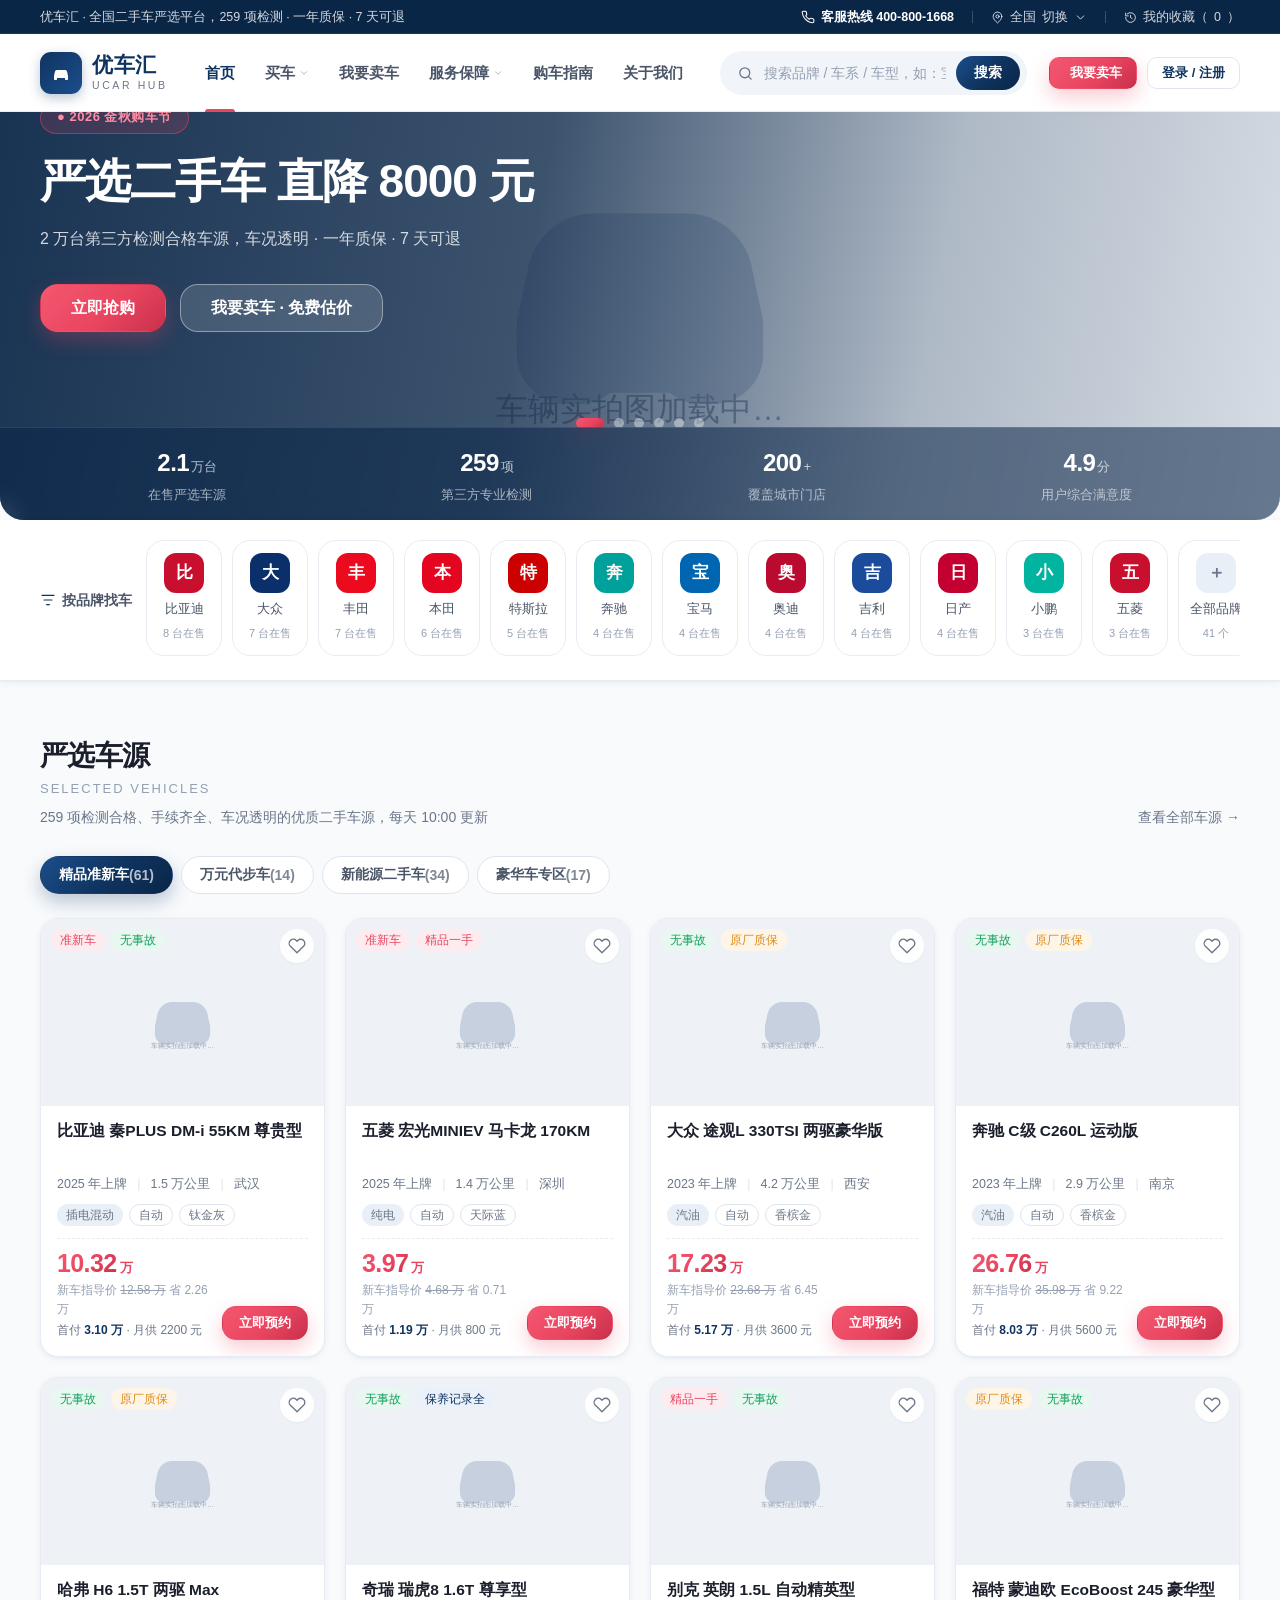
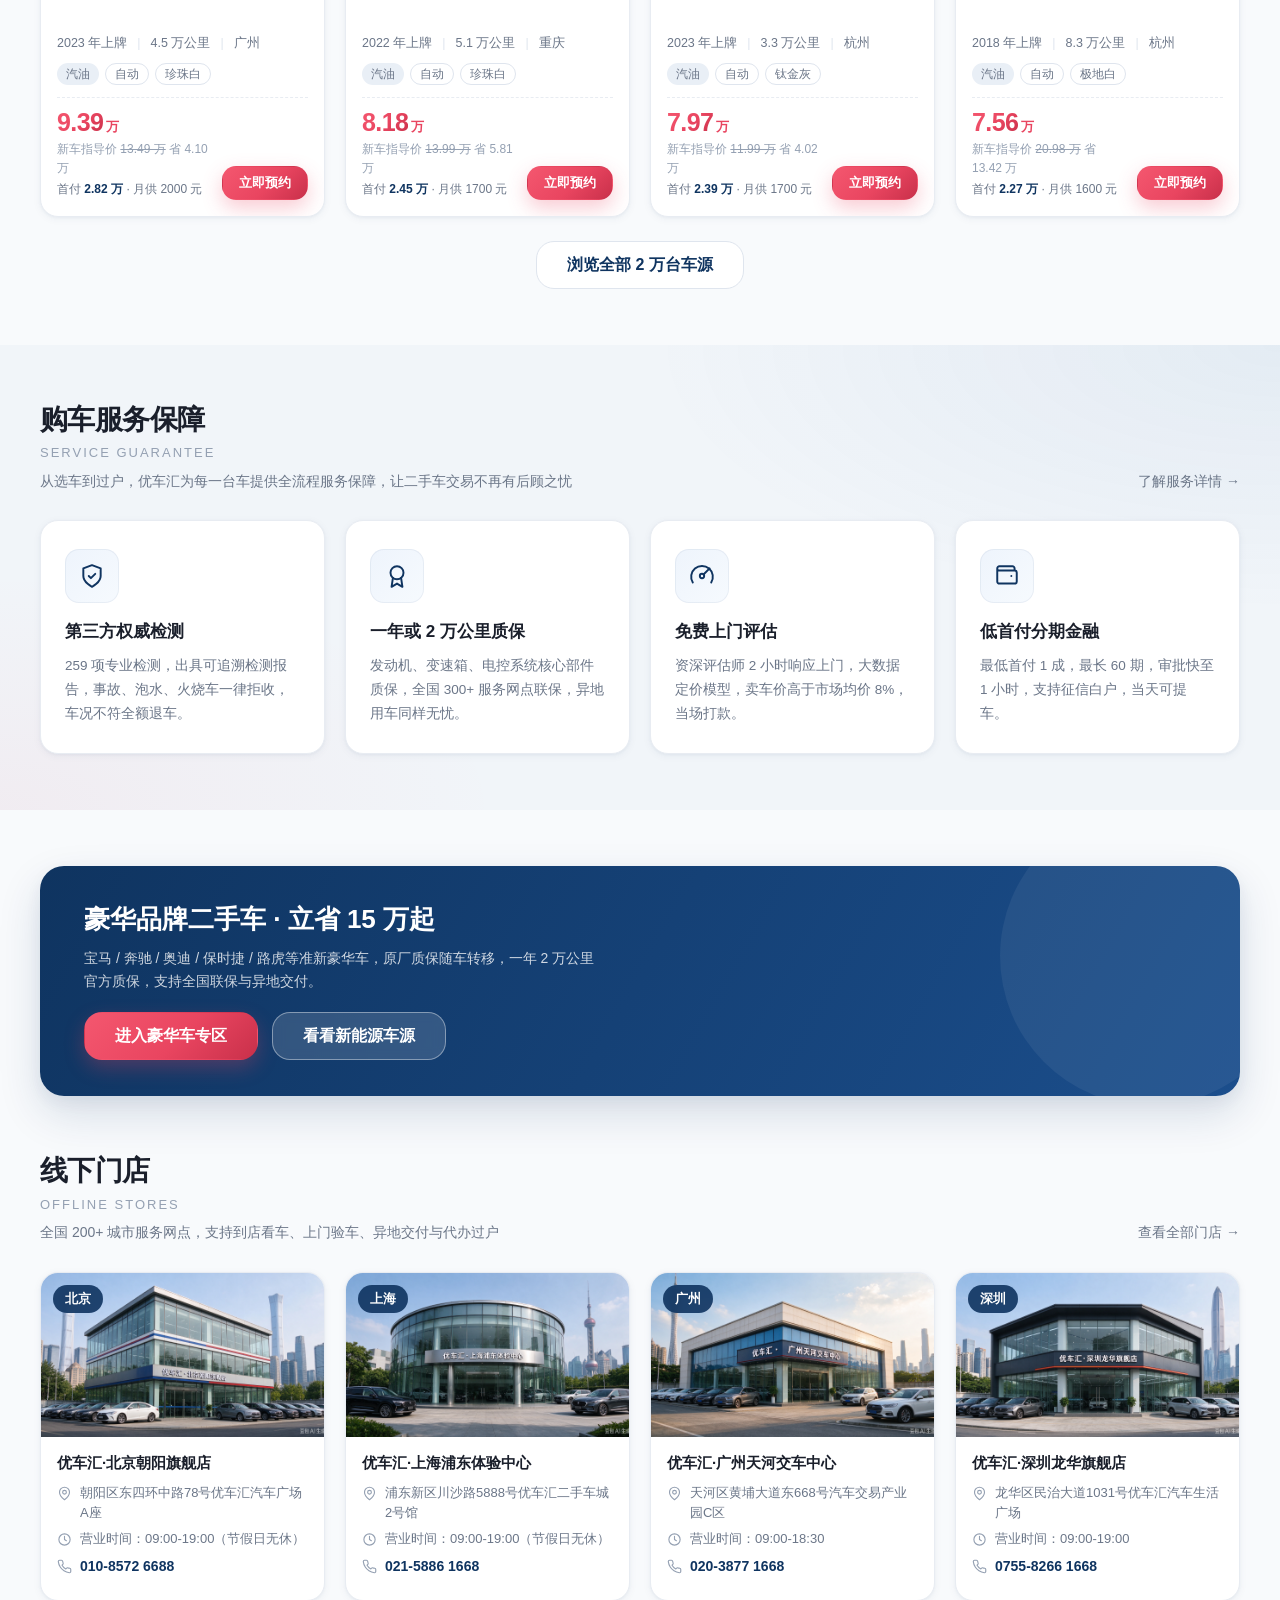
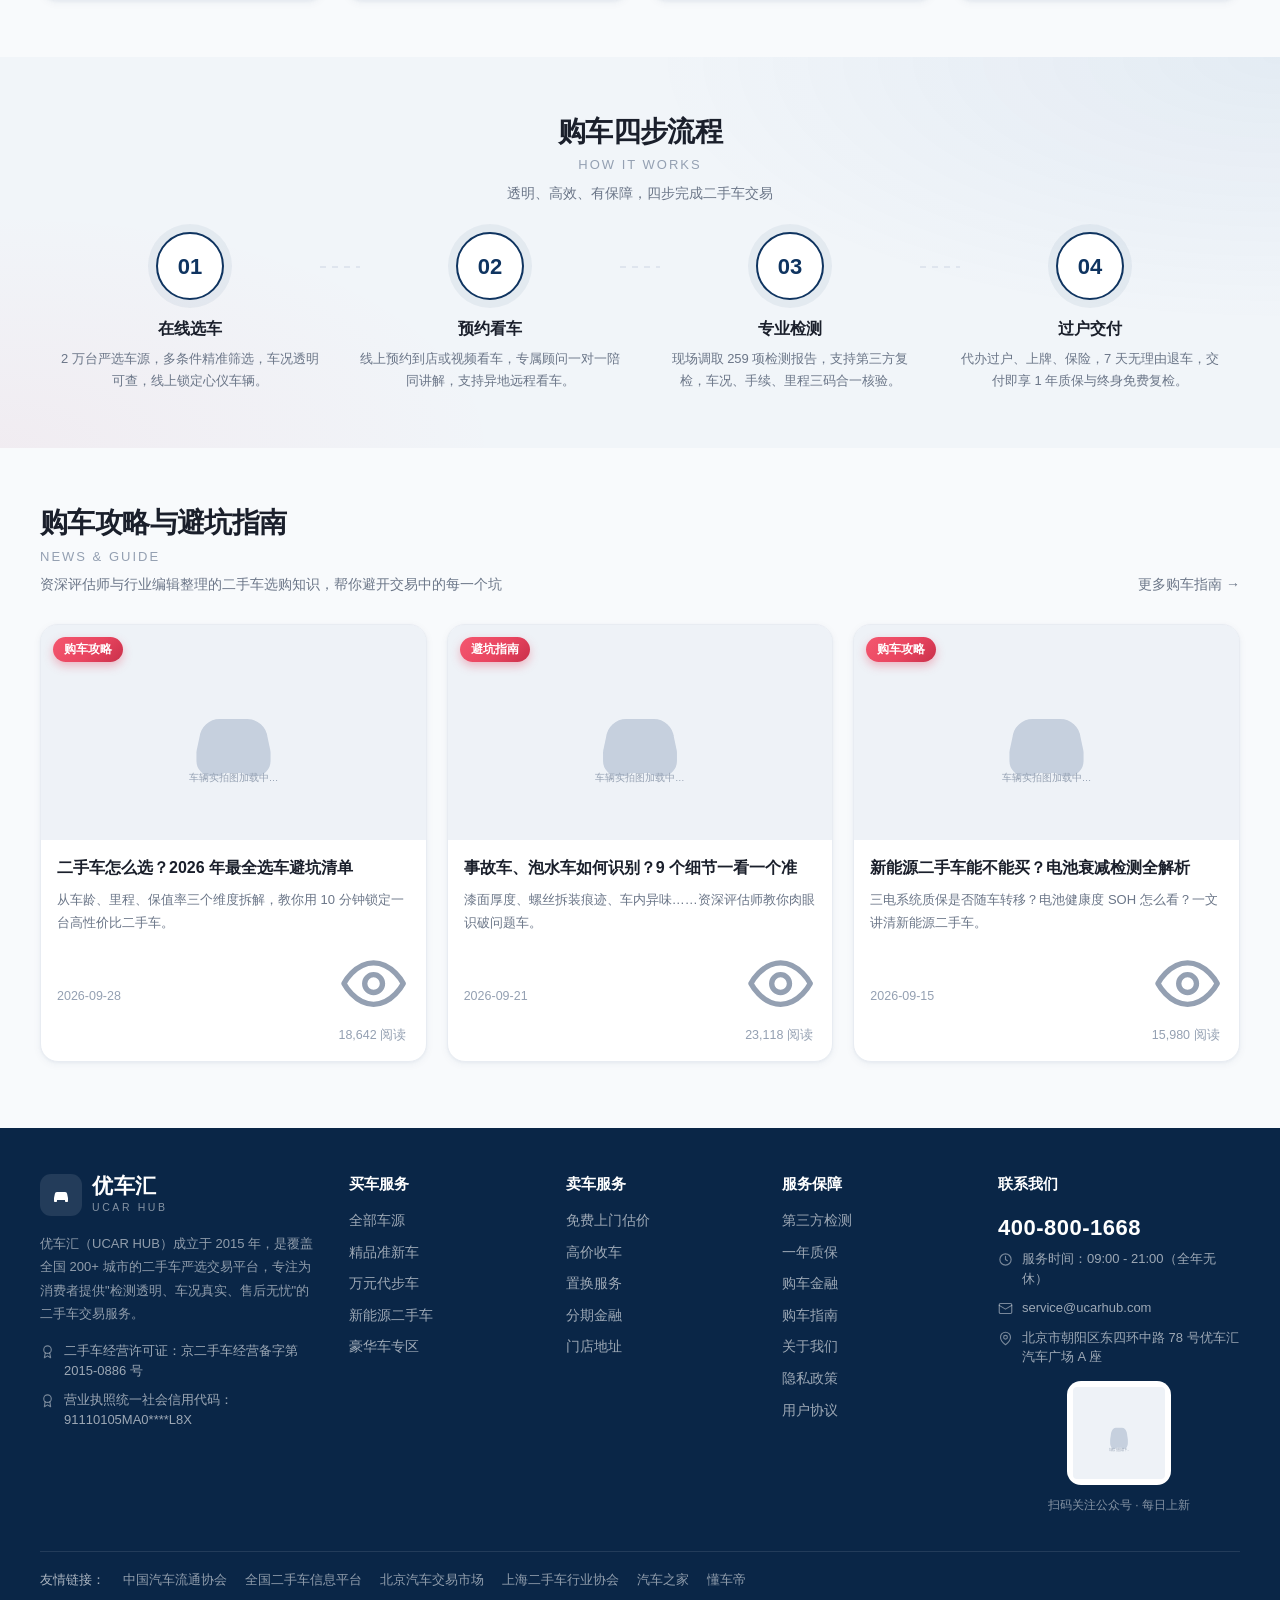
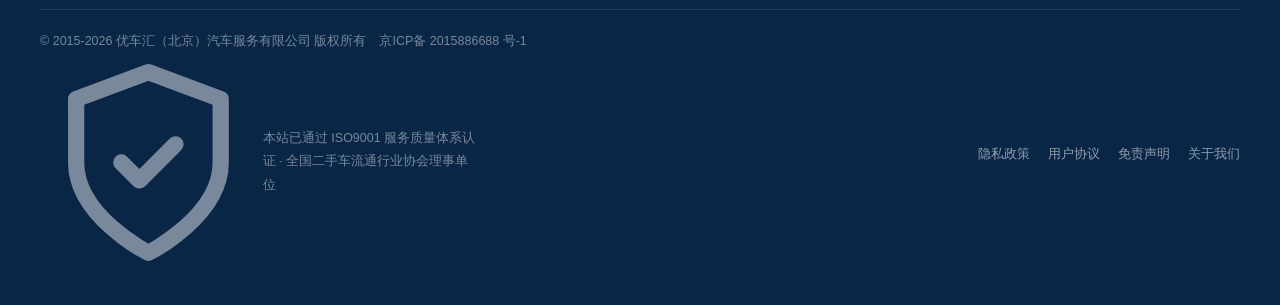
<file: index.html>
<!DOCTYPE html>
<html lang="zh-CN">
<head>
<meta charset="UTF-8">
<meta name="viewport" content="width=device-width, initial-scale=1.0">
<title>优车汇 - 全国二手车严选平台 | 259项检测 · 一年质保 · 7天可退</title>
<meta name="keywords" content="二手车,二手车交易,二手车买卖,准新车,新能源二手车,豪华二手车,二手车分期">
<meta name="description" content="优车汇二手车平台，2万台严选车源，259项第三方检测，一年或2万公里质保，7天无理由退车，支持低首付分期，全国200+城市线下门店。">
<link rel="stylesheet" href="css/style.css">
</head>
<body data-page="index">

<!-- ============ 顶部导航（由 main.js 统一渲染） ============ -->
<header id="siteHeader"></header>

<main class="page-main">

  <!-- ===================== 1. 首屏 Banner 轮播 ===================== -->
  <section class="banner" id="banner" aria-label="促销活动轮播">
    <div class="banner-track" id="bannerTrack"><!-- JS 渲染轮播项 --></div>
    <button class="banner-arrow banner-prev" id="bannerPrev" aria-label="上一张">
      <svg viewBox="0 0 24 24" fill="none" stroke="currentColor" stroke-width="2" stroke-linecap="round" stroke-linejoin="round"><path d="M15 18l-6-6 6-6"/></svg>
    </button>
    <button class="banner-arrow banner-next" id="bannerNext" aria-label="下一张">
      <svg viewBox="0 0 24 24" fill="none" stroke="currentColor" stroke-width="2" stroke-linecap="round" stroke-linejoin="round"><path d="M9 18l6-6-6-6"/></svg>
    </button>
    <div class="banner-dots" id="bannerDots"></div>
    <!-- 平台数据条 -->
    <div class="banner-stats">
      <div class="container">
        <div class="banner-stat"><b id="statCars">2.1<em>万台</em></b><span>在售严选车源</span></div>
        <div class="banner-stat"><b>259<em>项</em></b><span>第三方专业检测</span></div>
        <div class="banner-stat"><b>200<em>+</em></b><span>覆盖城市门店</span></div>
        <div class="banner-stat"><b>4.9<em>分</em></b><span>用户综合满意度</span></div>
      </div>
    </div>
  </section>

  <!-- ===================== 2. 品牌快捷筛选栏 ===================== -->
  <section class="quick-filter" aria-label="品牌快捷入口">
    <div class="container">
      <div class="quick-label">
        <svg viewBox="0 0 24 24" fill="none" stroke="currentColor" stroke-width="1.8" stroke-linecap="round" stroke-linejoin="round" style="width:16px;height:16px;stroke:#0F3460"><path d="M3 5h18"/><path d="M6 12h12"/><path d="M10 19h4"/></svg>
        按品牌找车
      </div>
      <div class="brand-scroller" id="brandScroller"><!-- JS 渲染品牌入口 --></div>
    </div>
  </section>

  <!-- ===================== 3. 车源分区 ===================== -->
  <section class="section" id="zones">
    <div class="container">
      <div class="section-head">
        <div>
          <h2 class="section-title">严选车源<small>Selected Vehicles</small></h2>
          <p class="section-sub">259 项检测合格、手续齐全、车况透明的优质二手车源，每天 10:00 更新</p>
        </div>
        <a class="section-more" href="list.html">查看全部车源 →</a>
      </div>
      <!-- 专区切换 -->
      <div class="zone-tabs mb24" id="zoneTabs"></div>
      <!-- 车源卡片 -->
      <div class="car-grid" id="zoneGrid"></div>
      <div class="text-center mt24">
        <a href="list.html" class="btn btn-outline btn-lg">浏览全部 2 万台车源</a>
      </div>
    </div>
  </section>

  <!-- ===================== 4. 购车服务保障 ===================== -->
  <section class="section section-soft" id="service">
    <div class="container">
      <div class="section-head">
        <div>
          <h2 class="section-title">购车服务保障<small>Service Guarantee</small></h2>
          <p class="section-sub">从选车到过户，优车汇为每一台车提供全流程服务保障，让二手车交易不再有后顾之忧</p>
        </div>
        <a class="section-more" href="service.html">了解服务详情 →</a>
      </div>
      <div class="service-grid" id="serviceGrid"></div>
    </div>
  </section>

  <!-- ===================== 5. 豪华车专区促销横幅 ===================== -->
  <section class="section" style="padding-bottom:0">
    <div class="container">
      <div class="promo-strip">
        <div style="position:relative;z-index:2">
          <h3>豪华品牌二手车 · 立省 15 万起</h3>
          <p>宝马 / 奔驰 / 奥迪 / 保时捷 / 路虎等准新豪华车，原厂质保随车转移，一年 2 万公里官方质保，支持全国联保与异地交付。</p>
          <a href="list.html?sections=豪华车专区" class="btn btn-accent btn-lg">进入豪华车专区</a>
          <a href="list.html?fuel=纯电" class="btn btn-ghost btn-lg" style="margin-left:10px">看看新能源车源</a>
        </div>
      </div>
    </div>
  </section>

  <!-- ===================== 6. 线下门店 ===================== -->
  <section class="section" id="stores">
    <div class="container">
      <div class="section-head">
        <div>
          <h2 class="section-title">线下门店<small>Offline Stores</small></h2>
          <p class="section-sub">全国 200+ 城市服务网点，支持到店看车、上门验车、异地交付与代办过户</p>
        </div>
        <a class="section-more" href="store.html">查看全部门店 →</a>
      </div>
      <div class="store-grid" id="storeGrid"></div>
    </div>
  </section>

  <!-- ===================== 7. 购车四步流程 ===================== -->
  <section class="section section-soft" id="process">
    <div class="container">
      <div class="section-head" style="justify-content:center;text-align:center">
        <div style="width:100%">
          <h2 class="section-title">购车四步流程<small>How It Works</small></h2>
          <p class="section-sub">透明、高效、有保障，四步完成二手车交易</p>
        </div>
      </div>
      <div class="process-wrap" id="processWrap"></div>
    </div>
  </section>

  <!-- ===================== 8. 资讯 / 购车攻略 ===================== -->
  <section class="section" id="news">
    <div class="container">
      <div class="section-head">
        <div>
          <h2 class="section-title">购车攻略与避坑指南<small>News &amp; Guide</small></h2>
          <p class="section-sub">资深评估师与行业编辑整理的二手车选购知识，帮你避开交易中的每一个坑</p>
        </div>
        <a class="section-more" href="guide.html">更多购车指南 →</a>
      </div>
      <div class="news-grid" id="newsGrid"></div>
    </div>
  </section>

</main>

<!-- ============ 页脚（由 main.js 统一渲染） ============ -->
<footer id="siteFooter"></footer>

<script src="js/data.js"></script>
<script src="js/main.js"></script>
<script src="js/index.js"></script>
</body>
</html>
</file>
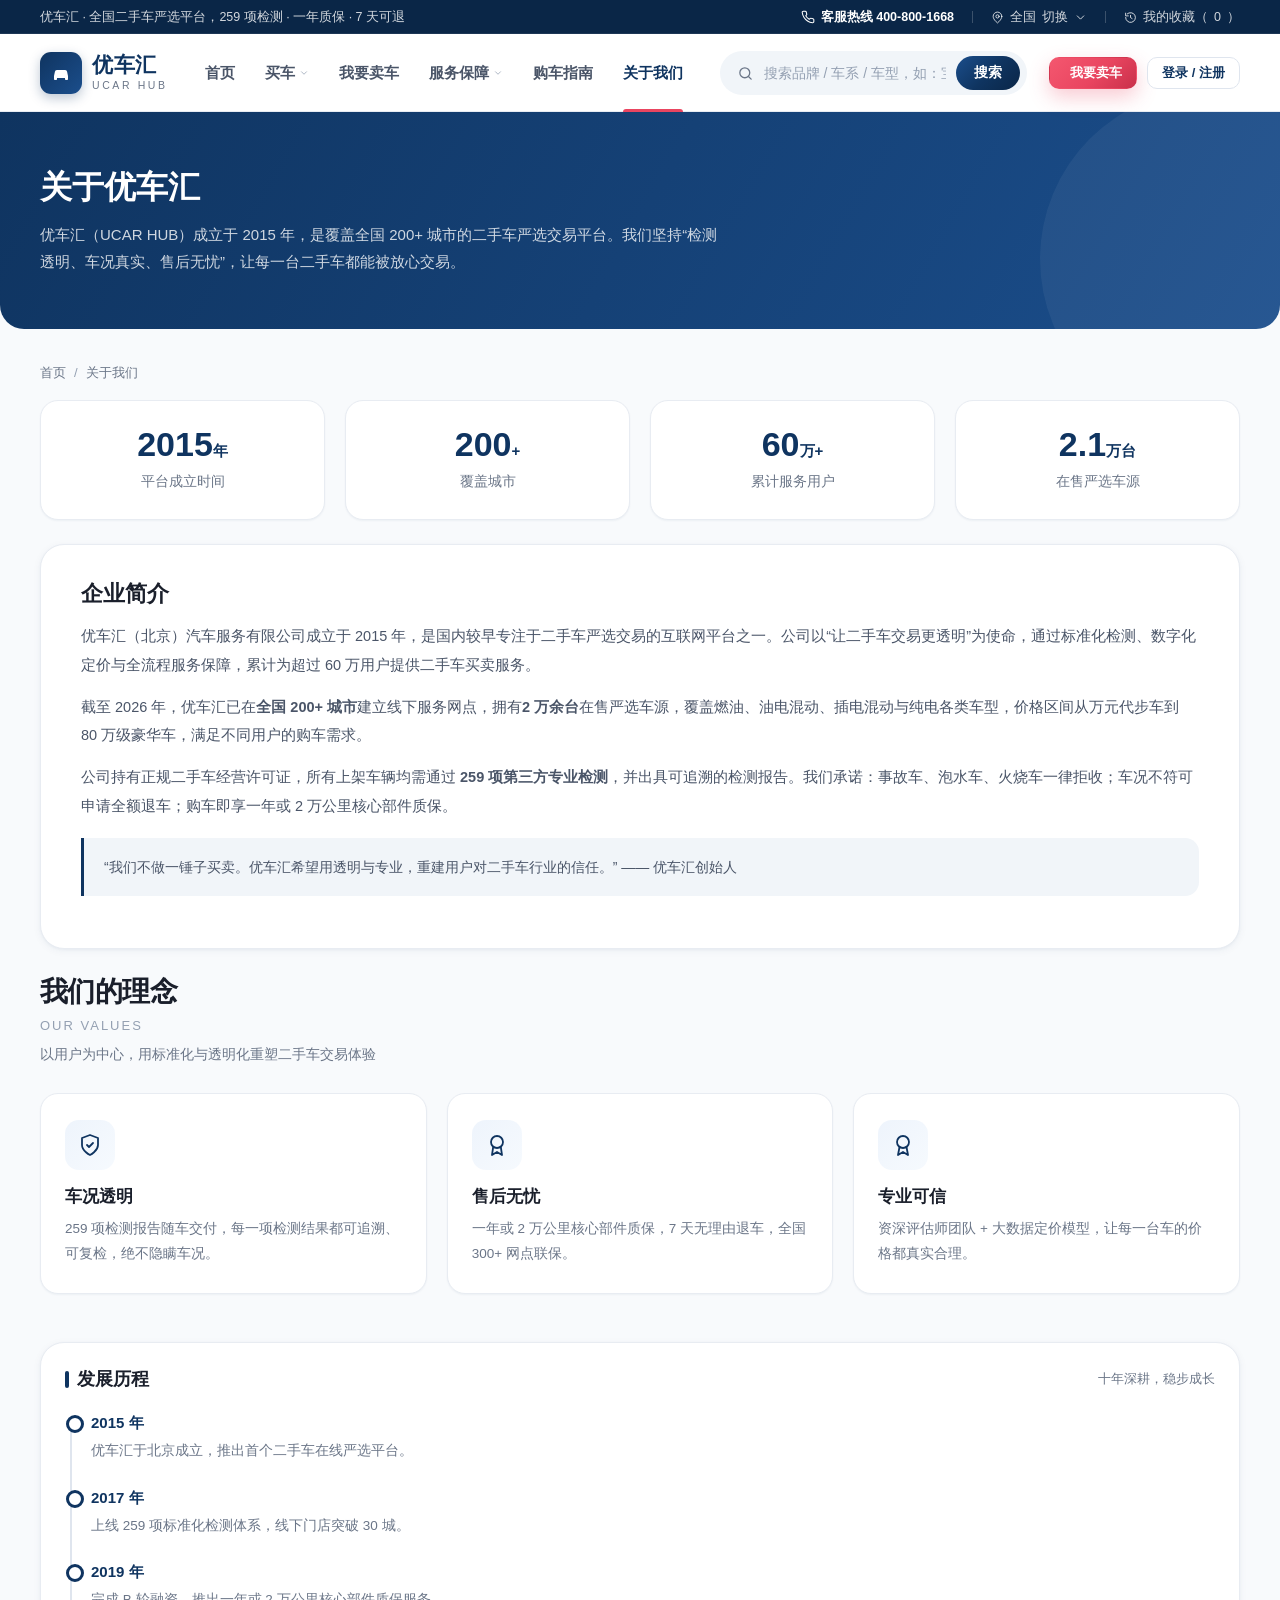
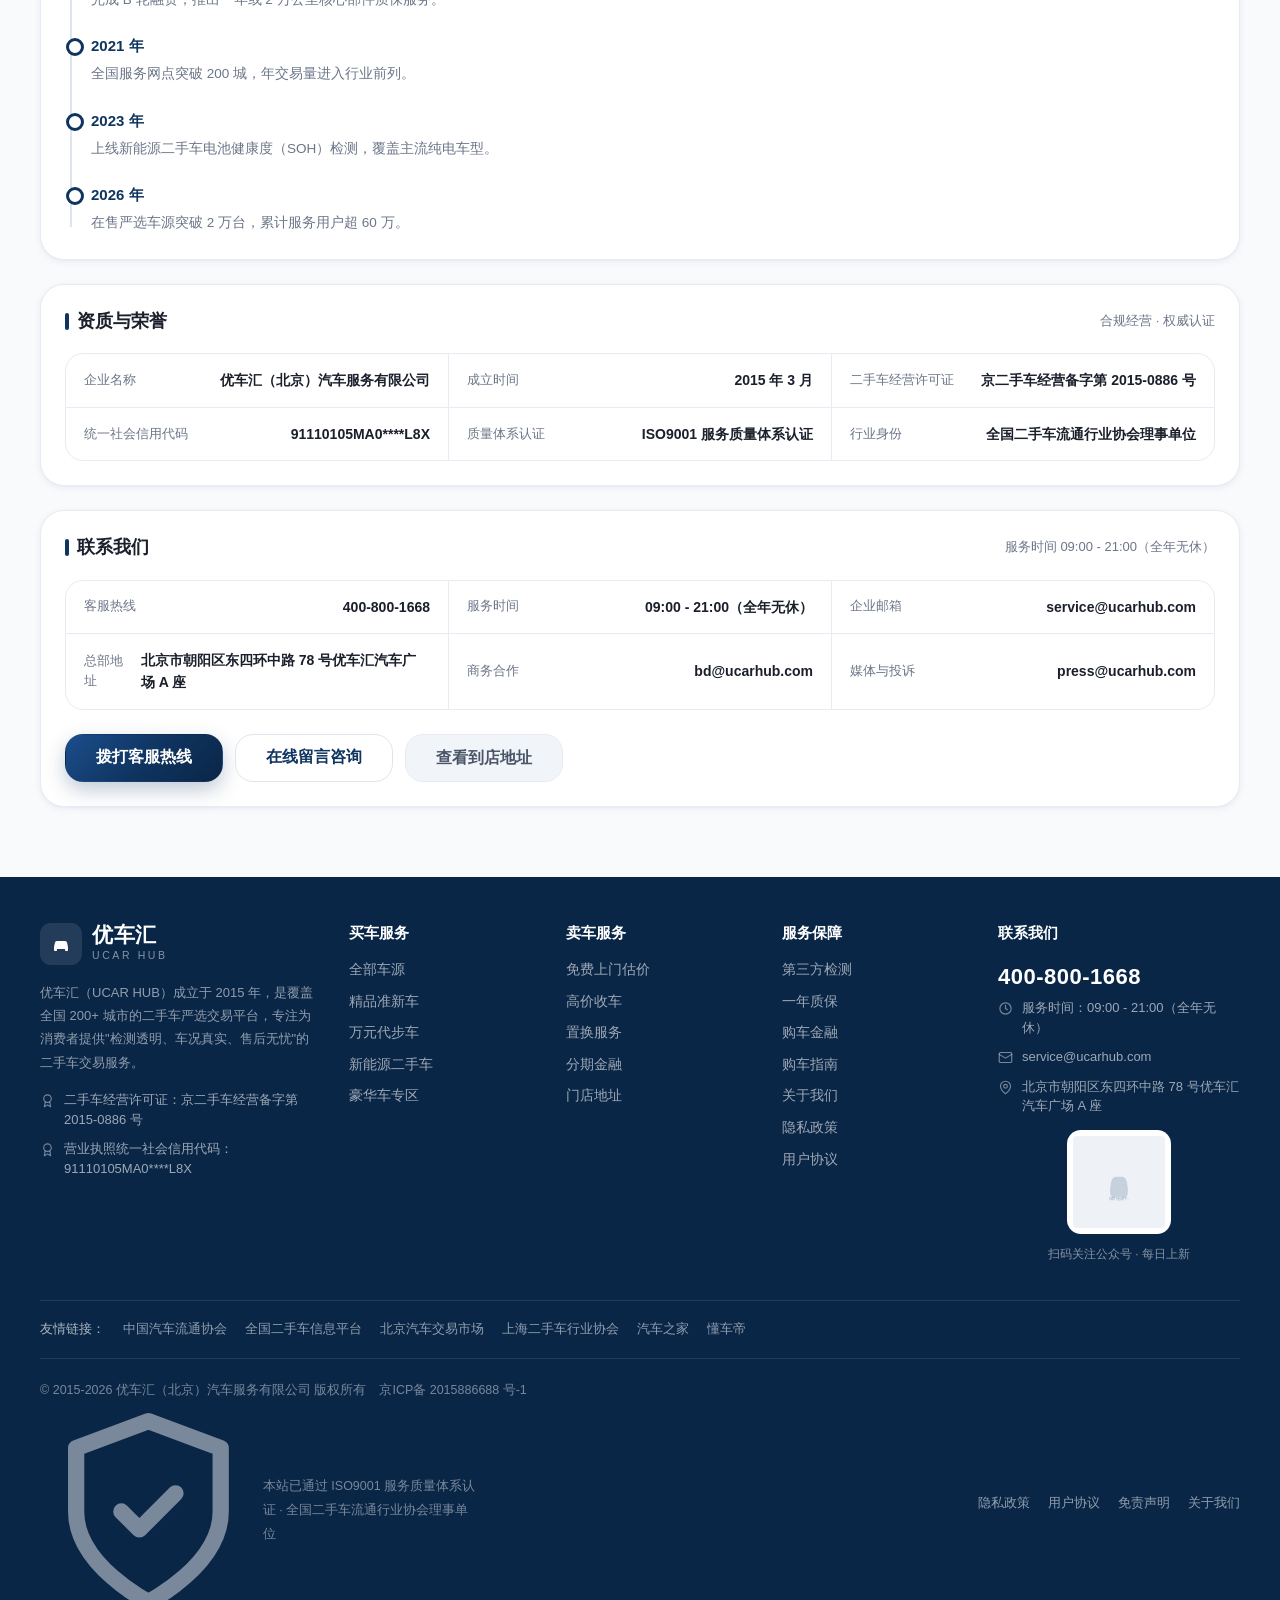
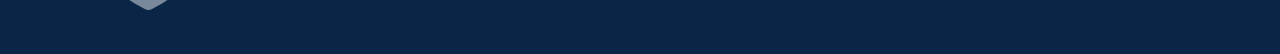
<file: about.html>
<!DOCTYPE html>
<html lang="zh-CN">
<head>
<meta charset="UTF-8">
<meta name="viewport" content="width=device-width, initial-scale=1.0">
<title>关于我们 - 优车汇（北京）汽车服务有限公司</title>
<meta name="keywords" content="优车汇,二手车平台,二手车公司,关于我们,二手车企业">
<meta name="description" content="优车汇（UCAR HUB）成立于 2015 年，是覆盖全国 200+ 城市的二手车严选交易平台，持有正规二手车经营许可证，专注为消费者提供检测透明、车况真实、售后无忧的二手车交易服务。">
<link rel="stylesheet" href="css/style.css">
</head>
<body data-page="about">

<!-- ============ 顶部导航（由 main.js 统一渲染） ============ -->
<header id="siteHeader"></header>

<main class="page-main">

  <!-- ===================== 页面 Hero ===================== -->
  <section class="static-hero">
    <div class="container">
      <h1>关于优车汇</h1>
      <p>优车汇（UCAR HUB）成立于 2015 年，是覆盖全国 200+ 城市的二手车严选交易平台。我们坚持“检测透明、车况真实、售后无忧”，让每一台二手车都能被放心交易。</p>
    </div>
  </section>

  <div class="container" style="padding-top:18px;padding-bottom:60px">

    <!-- 面包屑 -->
    <nav class="breadcrumb">
      <a href="index.html">首页</a><span class="sep">/</span>
      <span>关于我们</span>
    </nav>

    <!-- 企业数据 -->
    <div class="about-stats mb24" id="aboutStats"><!-- JS 渲染 --></div>

    <!-- 企业简介 -->
    <div class="article mb24">
      <h2>企业简介</h2>
      <p>优车汇（北京）汽车服务有限公司成立于 2015 年，是国内较早专注于二手车严选交易的互联网平台之一。公司以“让二手车交易更透明”为使命，通过标准化检测、数字化定价与全流程服务保障，累计为超过 60 万用户提供二手车买卖服务。</p>
      <p>截至 2026 年，优车汇已在<strong>全国 200+ 城市</strong>建立线下服务网点，拥有<strong>2 万余台</strong>在售严选车源，覆盖燃油、油电混动、插电混动与纯电各类车型，价格区间从万元代步车到 80 万级豪华车，满足不同用户的购车需求。</p>
      <p>公司持有正规二手车经营许可证，所有上架车辆均需通过 <strong>259 项第三方专业检测</strong>，并出具可追溯的检测报告。我们承诺：事故车、泡水车、火烧车一律拒收；车况不符可申请全额退车；购车即享一年或 2 万公里核心部件质保。</p>
      <div class="quote">“我们不做一锤子买卖。优车汇希望用透明与专业，重建用户对二手车行业的信任。” —— 优车汇创始人</div>
    </div>

    <!-- 服务理念 -->
    <section class="section" style="padding:0 0 24px">
      <div class="section-head">
        <div>
          <h2 class="section-title">我们的理念<small>Our Values</small></h2>
          <p class="section-sub">以用户为中心，用标准化与透明化重塑二手车交易体验</p>
        </div>
      </div>
      <div class="about-values" id="aboutValues"><!-- JS 渲染 --></div>
    </section>

    <!-- 发展历程 -->
    <section class="info-card">
      <div class="info-card-head">
        <h3>发展历程</h3>
        <span class="hint">十年深耕，稳步成长</span>
      </div>
      <div class="timeline" id="aboutTimeline"><!-- JS 渲染 --></div>
    </section>

    <!-- 资质与荣誉 -->
    <section class="info-card">
      <div class="info-card-head">
        <h3>资质与荣誉</h3>
        <span class="hint">合规经营 · 权威认证</span>
      </div>
      <div class="param-table" id="aboutCerts"><!-- JS 渲染 --></div>
    </section>

    <!-- 联系我们 -->
    <section class="info-card">
      <div class="info-card-head">
        <h3>联系我们</h3>
        <span class="hint">服务时间 09:00 - 21:00（全年无休）</span>
      </div>
      <div class="param-table" id="aboutContact"><!-- JS 渲染 --></div>
      <div class="mt24" style="display:flex;gap:12px;flex-wrap:wrap">
        <button class="btn btn-primary btn-lg" data-action="call">拨打客服热线</button>
        <button class="btn btn-outline btn-lg" data-action="lead">在线留言咨询</button>
        <a class="btn btn-light btn-lg" href="store.html">查看到店地址</a>
      </div>
    </section>

  </div>
</main>

<!-- ============ 页脚（由 main.js 统一渲染） ============ -->
<footer id="siteFooter"></footer>

<script src="js/data.js"></script>
<script src="js/main.js"></script>
<script src="js/pages.js"></script>
</body>
</html>
</file>
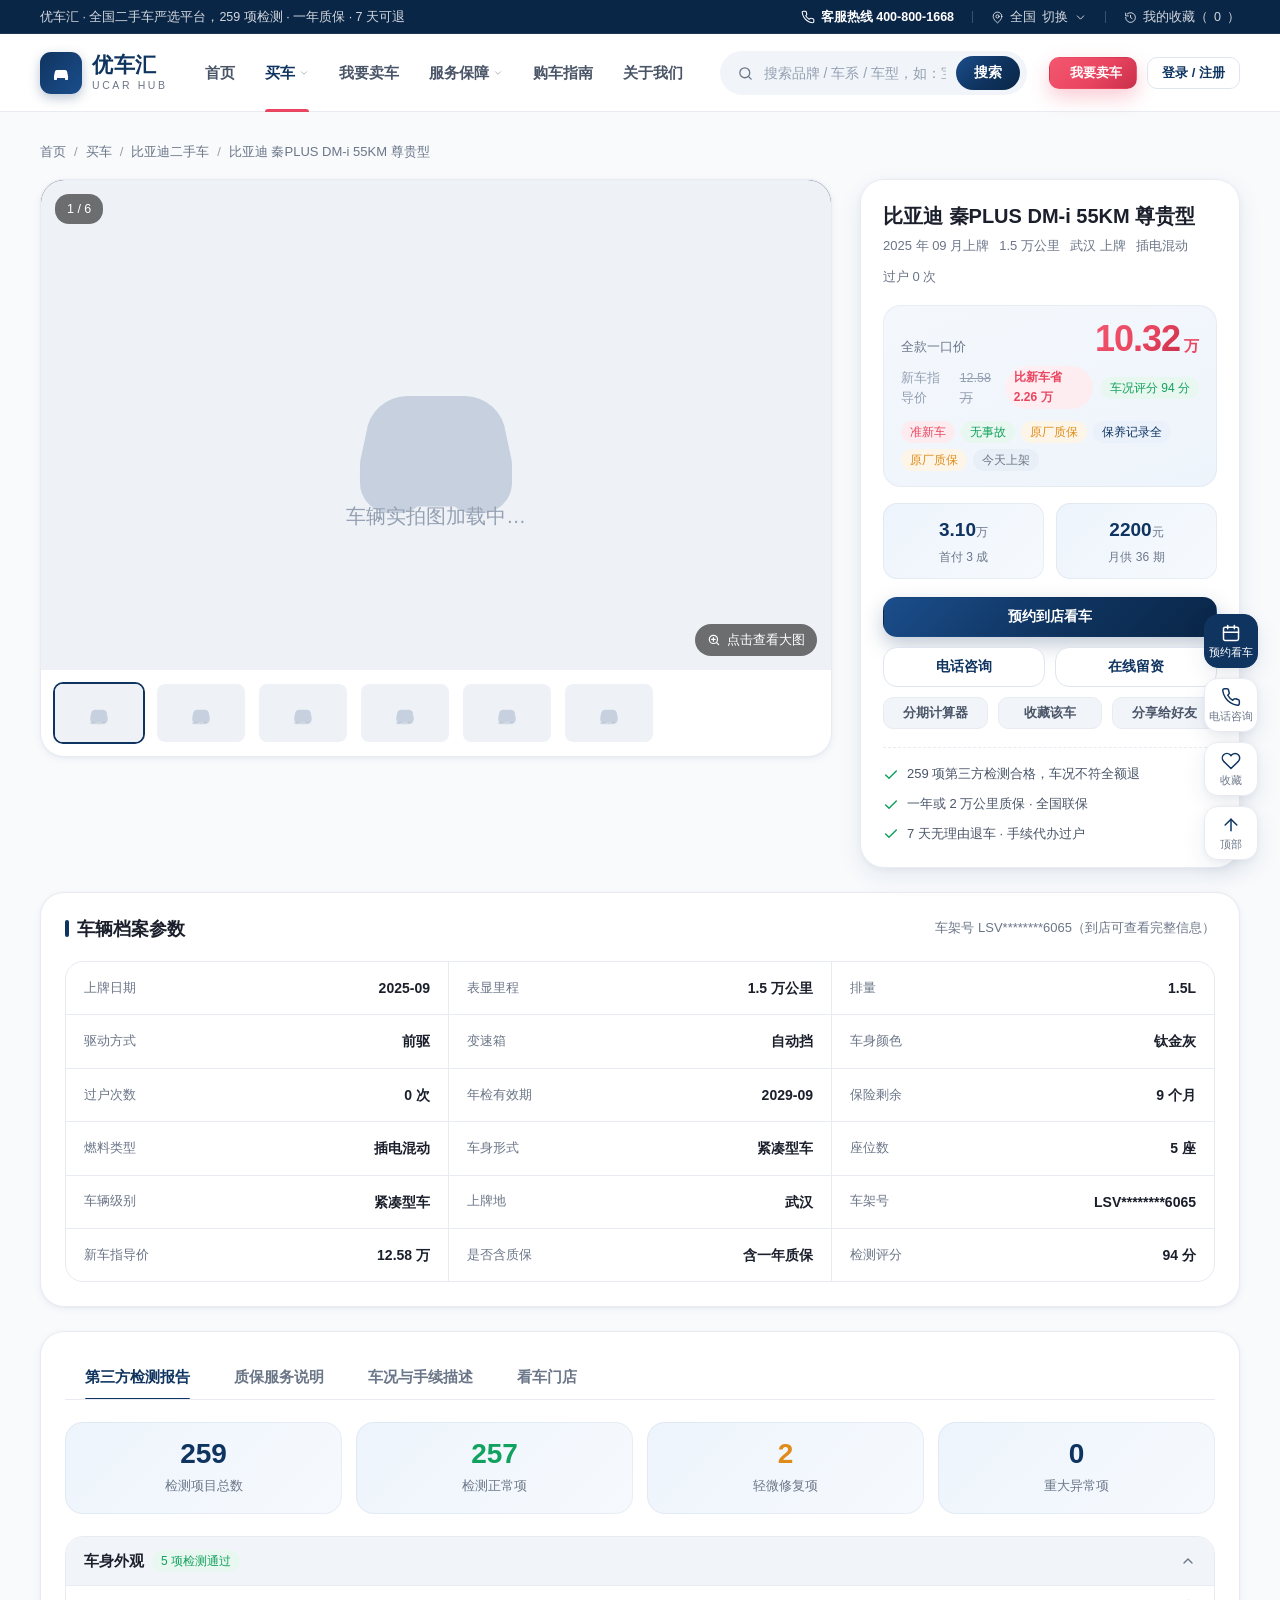
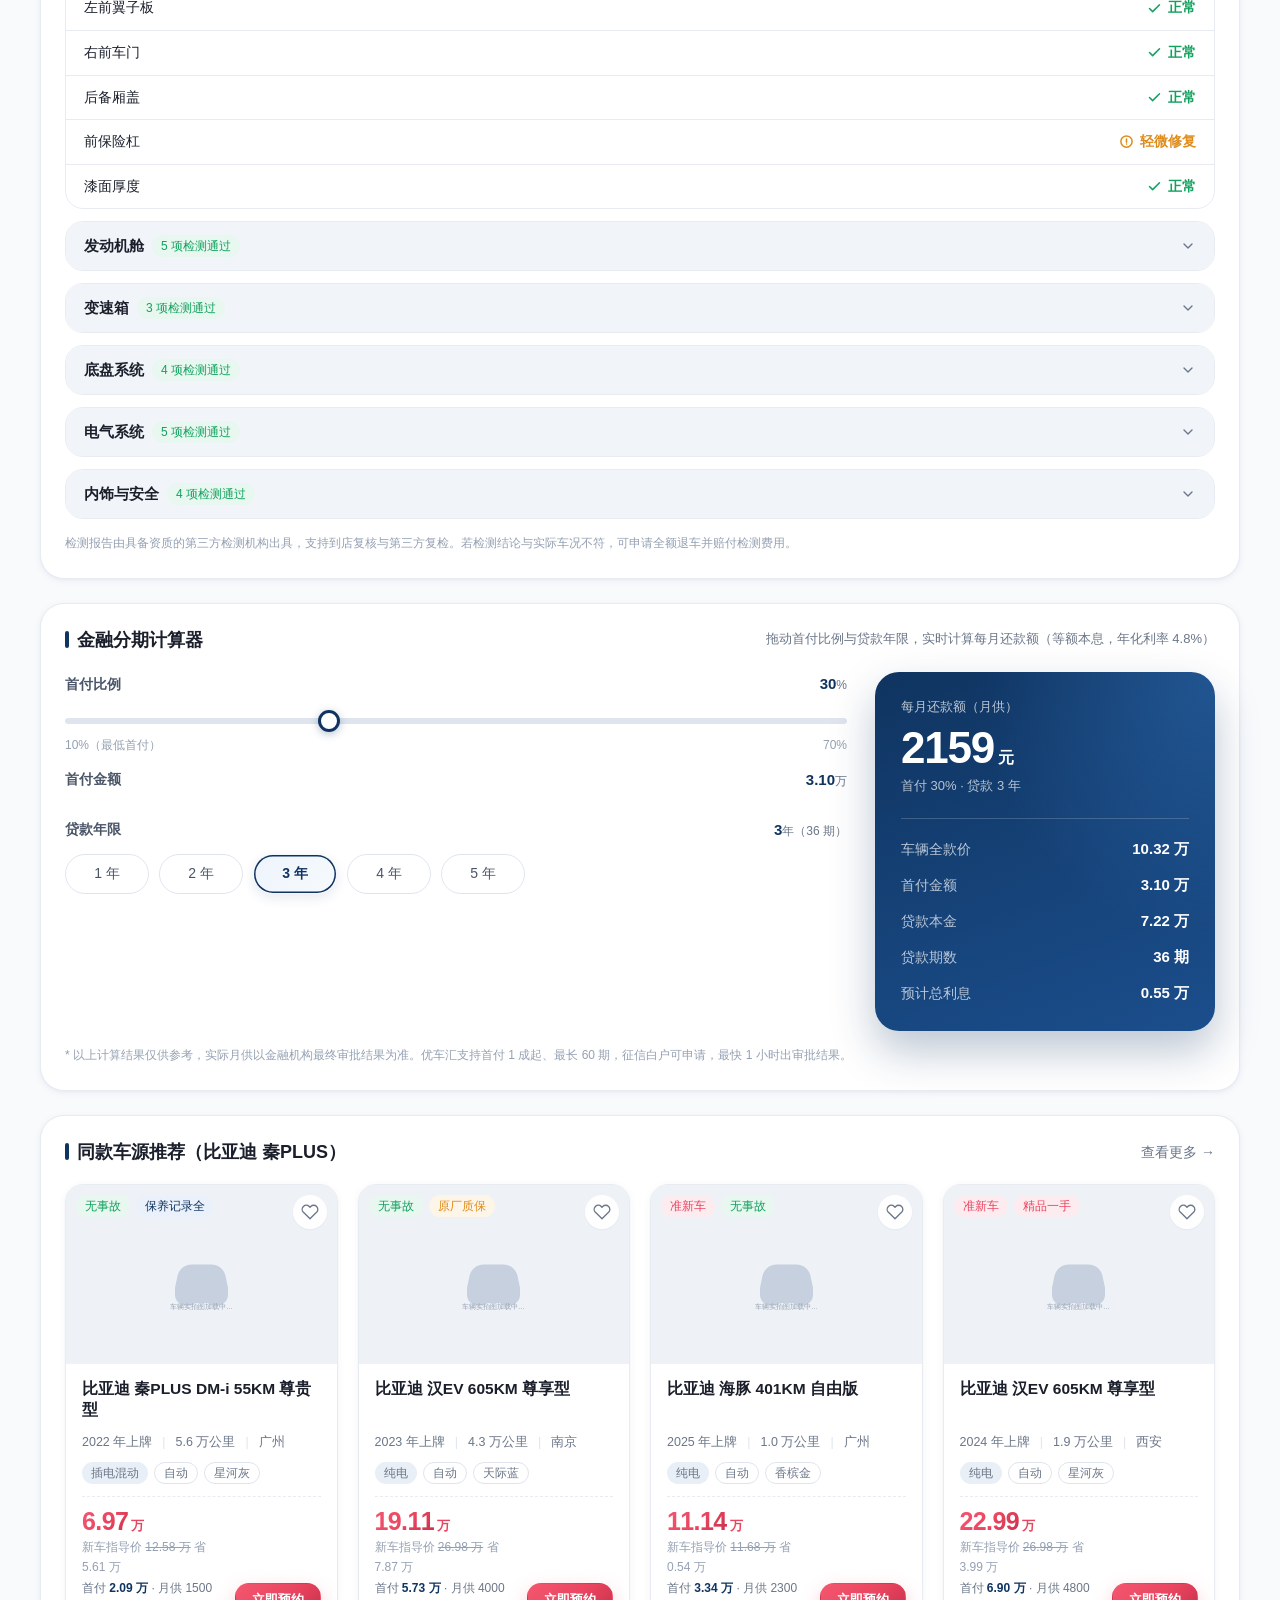
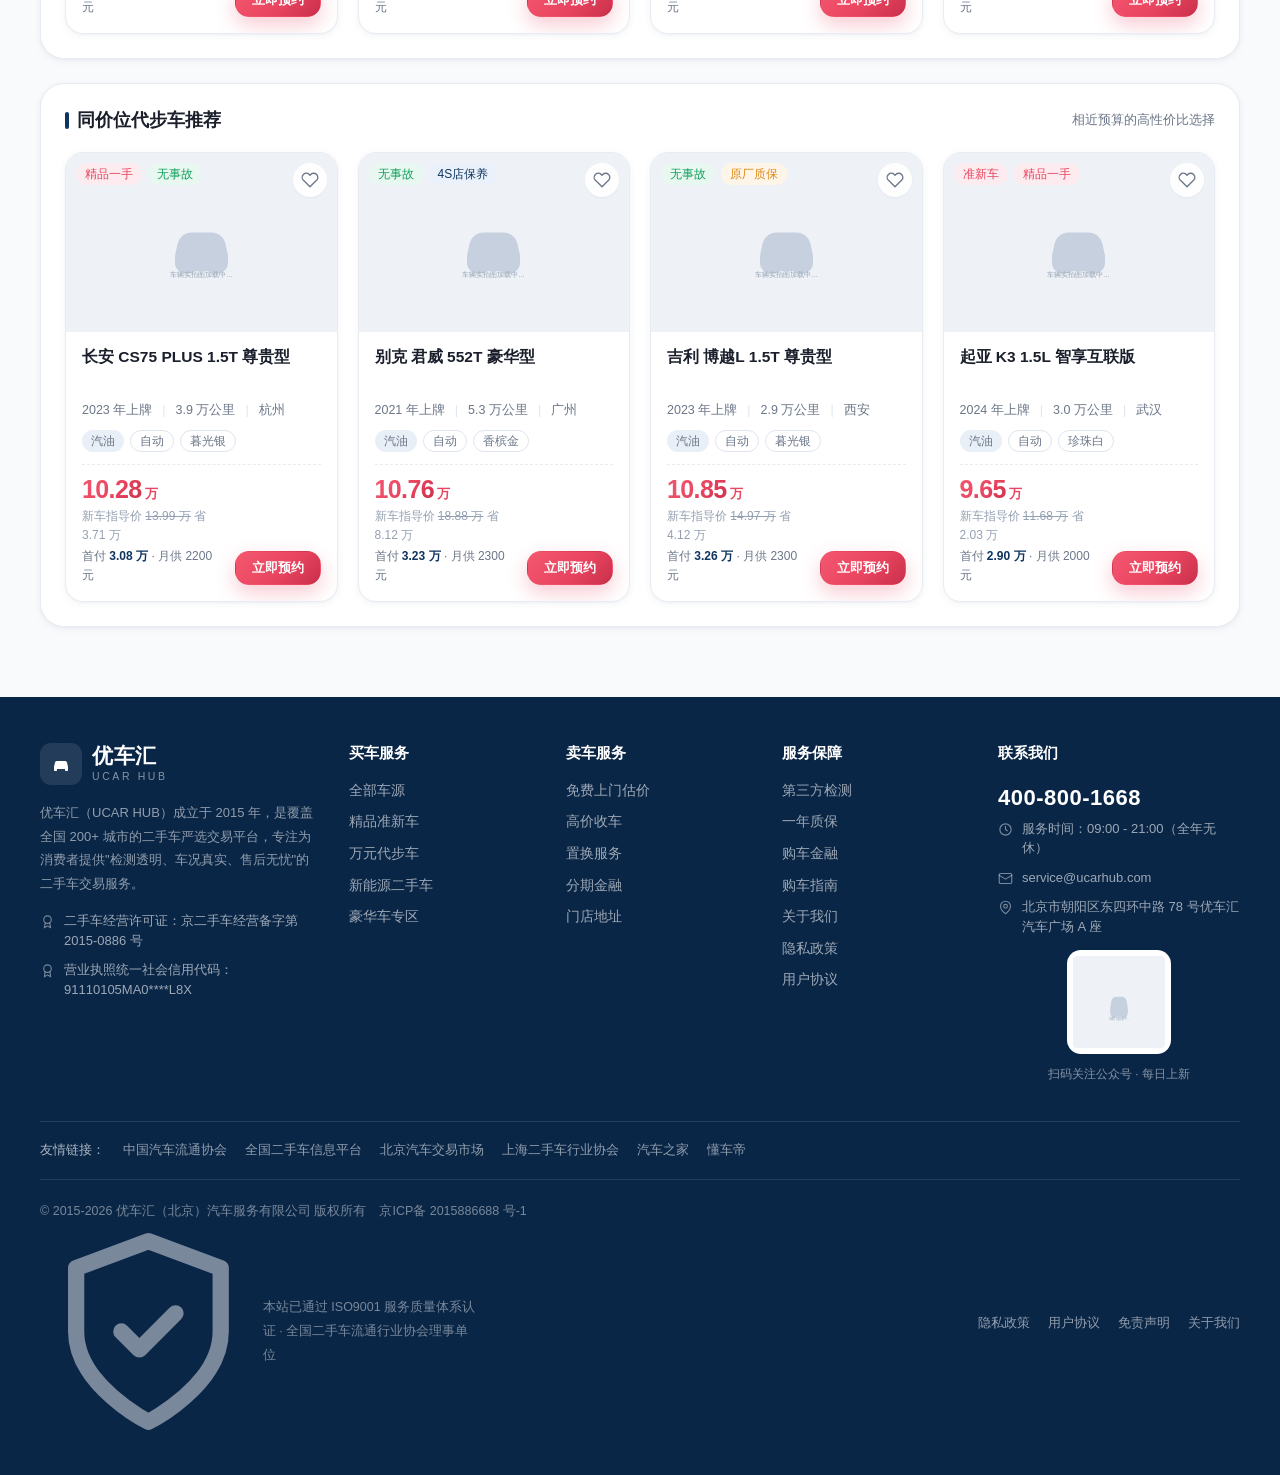
<file: detail.html>
<!DOCTYPE html>
<html lang="zh-CN">
<head>
<meta charset="UTF-8">
<meta name="viewport" content="width=device-width, initial-scale=1.0">
<title>车辆详情 - 优车汇二手车</title>
<meta name="description" content="二手车车辆详情页，含实拍多角度图集、全款价与分期首付月供明细、车辆档案参数、259项第三方检测报告、一年质保服务说明及金融分期计算器。">
<link rel="stylesheet" href="css/style.css">
</head>
<body data-page="list">

<!-- ============ 顶部导航 ============ -->
<header id="siteHeader"></header>

<main class="page-main">
  <div class="container" style="padding-top:14px;padding-bottom:60px">

    <!-- 面包屑 -->
    <nav class="breadcrumb">
      <a href="index.html">首页</a><span class="sep">/</span>
      <a href="list.html">买车</a><span class="sep">/</span>
      <a href="list.html" id="crumbBrand">品牌车源</a><span class="sep">/</span>
      <span id="crumbName">车辆详情</span>
    </nav>

    <!-- ===================== 顶部：图集 + 报价面板 ===================== -->
    <div class="detail-top">

      <!-- 左侧：大图轮播 -->
      <div class="gallery">
        <div class="gallery-main" id="galleryMain">
          <img id="galleryImg" src="" alt="车辆实拍大图">
          <span class="gallery-counter" id="galleryCounter">1 / 6</span>
          <span class="zoom-hint">
            <svg viewBox="0 0 24 24" fill="none" stroke="currentColor" stroke-width="2" stroke-linecap="round" stroke-linejoin="round"><circle cx="11" cy="11" r="7"/><path d="M20 20l-3.5-3.5"/><path d="M11 8v6"/><path d="M8 11h6"/></svg>
            点击查看大图
          </span>
          <button class="gallery-nav prev" id="galleryPrev" aria-label="上一张">
            <svg viewBox="0 0 24 24" fill="none" stroke="currentColor" stroke-width="2" stroke-linecap="round" stroke-linejoin="round"><path d="M15 18l-6-6 6-6"/></svg>
          </button>
          <button class="gallery-nav next" id="galleryNext" aria-label="下一张">
            <svg viewBox="0 0 24 24" fill="none" stroke="currentColor" stroke-width="2" stroke-linecap="round" stroke-linejoin="round"><path d="M9 18l6-6-6-6"/></svg>
          </button>
        </div>
        <div class="gallery-thumbs" id="galleryThumbs"></div>
      </div>

      <!-- 右侧：报价 / 分期 / 操作 -->
      <aside class="price-panel">
        <h1 class="pp-title" id="carName">车辆名称加载中…</h1>
        <div class="pp-sub" id="carSubMeta"></div>

        <div class="pp-price">
          <div class="pp-total">
            <span class="label">全款一口价</span>
            <span class="value"><span class="num" id="carPrice">0.00</span><span class="unit">万</span></span>
          </div>
          <div class="pp-guide" id="carGuide"></div>
          <div style="display:flex;gap:6px;flex-wrap:wrap;margin-top:12px" id="carTags"></div>
        </div>

        <div class="pp-finance">
          <div class="pp-fin-item">
            <div class="num" id="finFirst">0.00<em>万</em></div>
            <div class="label">首付 3 成</div>
          </div>
          <div class="pp-fin-item">
            <div class="num" id="finMonth">0<em>元</em></div>
            <div class="label">月供 36 期</div>
          </div>
        </div>

        <div class="pp-actions">
          <button class="btn btn-primary btn-block btn-full" data-book="" id="bookBtn">预约到店看车</button>
          <button class="btn btn-outline" data-action="call">电话咨询</button>
          <button class="btn btn-outline" data-action="lead">在线留资</button>
        </div>
        <div class="pp-actions-3">
          <button class="btn btn-light btn-sm" data-action="calc">分期计算器</button>
          <button class="btn btn-light btn-sm" id="favBtn" data-fav="">收藏该车</button>
          <button class="btn btn-light btn-sm" id="shareBtn">分享给好友</button>
        </div>

        <div class="pp-assure">
          <div class="pp-assure-item">
            <svg viewBox="0 0 24 24" fill="none" stroke="currentColor" stroke-width="2.2" stroke-linecap="round" stroke-linejoin="round"><path d="M20 6 9 17l-5-5"/></svg>
            <span>259 项第三方检测合格，车况不符全额退</span>
          </div>
          <div class="pp-assure-item">
            <svg viewBox="0 0 24 24" fill="none" stroke="currentColor" stroke-width="2.2" stroke-linecap="round" stroke-linejoin="round"><path d="M20 6 9 17l-5-5"/></svg>
            <span>一年或 2 万公里质保 · 全国联保</span>
          </div>
          <div class="pp-assure-item">
            <svg viewBox="0 0 24 24" fill="none" stroke="currentColor" stroke-width="2.2" stroke-linecap="round" stroke-linejoin="round"><path d="M20 6 9 17l-5-5"/></svg>
            <span>7 天无理由退车 · 手续代办过户</span>
          </div>
        </div>
      </aside>
    </div>

    <!-- ===================== 车辆档案参数 ===================== -->
    <section class="info-card">
      <div class="info-card-head">
        <h3>车辆档案参数</h3>
        <span class="hint" id="vinHint">车架号已脱敏展示</span>
      </div>
      <div class="param-table" id="paramTable"></div>
    </section>

    <!-- ===================== Tabs：检测报告 / 质保服务 / 车况描述 ===================== -->
    <section class="info-card">
      <div class="tabs" id="detailTabs">
        <button class="tab-btn active" data-tab="inspect">第三方检测报告</button>
        <button class="tab-btn" data-tab="warranty">质保服务说明</button>
        <button class="tab-btn" data-tab="desc">车况与手续描述</button>
        <button class="tab-btn" data-tab="store">看车门店</button>
      </div>

      <!-- 检测报告 -->
      <div class="tab-panel active" id="tab-inspect">
        <div class="inspect-summary" id="inspectSummary"></div>
        <div id="inspectGroups"></div>
        <p class="calc-note">检测报告由具备资质的第三方检测机构出具，支持到店复核与第三方复检。若检测结论与实际车况不符，可申请全额退车并赔付检测费用。</p>
      </div>

      <!-- 质保服务 -->
      <div class="tab-panel" id="tab-warranty">
        <div class="param-table" id="warrantyTable"></div>
        <div class="quote mt16" style="background:var(--bg-soft);border-left:3px solid var(--primary);border-radius:0 10px 10px 0;padding:16px 20px;font-size:14px;color:var(--text-2);line-height:1.9">
          <b>质保范围：</b>发动机总成、变速箱总成、电控系统（新能源车型含三电系统）核心部件，质保期内因质量问题导致的维修费用由优车汇承担，全国 300+ 服务网点联保。<br>
          <b>不适用范围：</b>人为损坏、交通事故、非授权改装、超保修里程、易损件（轮胎/刹车片/雨刮等）正常磨损。
        </div>
      </div>

      <!-- 车况描述 -->
      <div class="tab-panel" id="tab-desc">
        <div id="carDesc"></div>
      </div>

      <!-- 看车门店 -->
      <div class="tab-panel" id="tab-store">
        <div class="store-detail" id="storeDetail"></div>
      </div>
    </section>

    <!-- ===================== 金融分期计算器 ===================== -->
    <section class="info-card" id="finance">
      <div class="info-card-head">
        <h3>金融分期计算器</h3>
        <span class="hint">拖动首付比例与贷款年限，实时计算每月还款额（等额本息，年化利率 4.8%）</span>
      </div>
      <div class="calc">
        <div id="calcInline"></div>
        <div class="calc-result">
          <h4>每月还款额（月供）</h4>
          <div class="big" id="rMonth">0<em>元</em></div>
          <div class="sub" id="rPlan">首付 30% · 贷款 3 年</div>
          <div class="calc-breakdown">
            <div class="calc-breakdown-row"><span class="k">车辆全款价</span><span class="v" id="rTotal">0.00 万</span></div>
            <div class="calc-breakdown-row"><span class="k">首付金额</span><span class="v" id="rDown">0.00 万</span></div>
            <div class="calc-breakdown-row"><span class="k">贷款本金</span><span class="v" id="rLoan">0.00 万</span></div>
            <div class="calc-breakdown-row"><span class="k">贷款期数</span><span class="v" id="rTerms">36 期</span></div>
            <div class="calc-breakdown-row"><span class="k">预计总利息</span><span class="v" id="rInterest">0.00 万</span></div>
          </div>
        </div>
      </div>
      <p class="calc-note">* 以上计算结果仅供参考，实际月供以金融机构最终审批结果为准。优车汇支持首付 1 成起、最长 60 期，征信白户可申请，最快 1 小时出审批结果。</p>
    </section>

    <!-- ===================== 同款推荐 ===================== -->
    <section class="info-card">
      <div class="info-card-head">
        <h3 id="recTitle">同款车源推荐</h3>
        <a class="section-more" href="list.html" id="recMore">查看更多 →</a>
      </div>
      <div class="car-grid" id="recSame"></div>
    </section>

    <!-- ===================== 同价位推荐 ===================== -->
    <section class="info-card">
      <div class="info-card-head">
        <h3>同价位代步车推荐</h3>
        <span class="hint">相近预算的高性价比选择</span>
      </div>
      <div class="car-grid" id="recPrice"></div>
    </section>

  </div>
</main>

<!-- 详情页悬浮操作栏 -->
<div class="float-bar">
  <button class="float-btn primary" data-book="" id="floatBook">
    <svg viewBox="0 0 24 24" fill="none" stroke="currentColor" stroke-width="1.8" stroke-linecap="round" stroke-linejoin="round"><rect x="3" y="5" width="18" height="16" rx="2"/><path d="M8 3v4"/><path d="M16 3v4"/><path d="M3 11h18"/></svg>
    预约看车
  </button>
  <button class="float-btn" data-action="call">
    <svg viewBox="0 0 24 24" fill="none" stroke="currentColor" stroke-width="1.8" stroke-linecap="round" stroke-linejoin="round"><path d="M22 16.9v3a2 2 0 0 1-2.2 2 19.8 19.8 0 0 1-8.6-3.1 19.5 19.5 0 0 1-6-6A19.8 19.8 0 0 1 2.1 4.2 2 2 0 0 1 4.1 2h3a2 2 0 0 1 2 1.7c.1 1 .4 1.9.7 2.8a2 2 0 0 1-.5 2.1L8.1 9.9a16 16 0 0 0 6 6l1.3-1.3a2 2 0 0 1 2.1-.4c.9.3 1.8.6 2.8.7a2 2 0 0 1 1.7 2Z"/></svg>
    电话咨询
  </button>
  <button class="float-btn" id="floatFav">
    <svg viewBox="0 0 24 24" fill="none" stroke="currentColor" stroke-width="1.8" stroke-linecap="round" stroke-linejoin="round"><path d="M20.8 4.6a5.5 5.5 0 0 0-7.8 0L12 5.7l-1-1.1a5.5 5.5 0 0 0-7.8 7.8l1.1 1L12 21l7.7-7.6 1.1-1a5.5 5.5 0 0 0 0-7.8Z"/></svg>
    收藏
  </button>
  <button class="float-btn" id="floatTop">
    <svg viewBox="0 0 24 24" fill="none" stroke="currentColor" stroke-width="1.8" stroke-linecap="round" stroke-linejoin="round"><path d="M12 19V5"/><path d="M5 12l7-7 7 7"/></svg>
    顶部
  </button>
</div>

<!-- 分期计算弹窗（由价格面板「分期计算器」按钮触发） -->
<div class="modal-mask" id="calcModal">
  <div class="modal modal-lg">
    <div class="modal-head">
      <div>
        <div class="modal-title">金融分期计算器</div>
        <div class="modal-sub" id="calcModalSub">拖动首付比例与年限，实时查看月供明细</div>
      </div>
      <button class="modal-close" data-close>
        <svg viewBox="0 0 24 24" fill="none" stroke="currentColor" stroke-width="2" stroke-linecap="round" stroke-linejoin="round"><path d="M18 6 6 18"/><path d="M6 6l12 12"/></svg>
      </button>
    </div>
    <div class="modal-body">
      <div class="calc">
        <div id="calcModalBody"></div>
        <div class="calc-result">
          <h4>每月还款额（月供）</h4>
          <div class="big" id="mMonth">0<em>元</em></div>
          <div class="sub" id="mPlan">首付 30% · 贷款 3 年</div>
          <div class="calc-breakdown">
            <div class="calc-breakdown-row"><span class="k">车辆全款价</span><span class="v" id="mTotal">0.00 万</span></div>
            <div class="calc-breakdown-row"><span class="k">首付金额</span><span class="v" id="mDown">0.00 万</span></div>
            <div class="calc-breakdown-row"><span class="k">贷款本金</span><span class="v" id="mLoan">0.00 万</span></div>
            <div class="calc-breakdown-row"><span class="k">贷款期数</span><span class="v" id="mTerms">36 期</span></div>
          </div>
        </div>
      </div>
    </div>
    <div class="modal-foot">
      <button class="btn btn-light" data-close>关闭</button>
      <button class="btn btn-primary" data-action="lead">提交分期申请</button>
    </div>
  </div>
</div>

<!-- ============ 页脚 ============ -->
<footer id="siteFooter"></footer>

<script src="js/data.js"></script>
<script src="js/main.js"></script>
<script src="js/detail.js"></script>
</body>
</html>
</file>
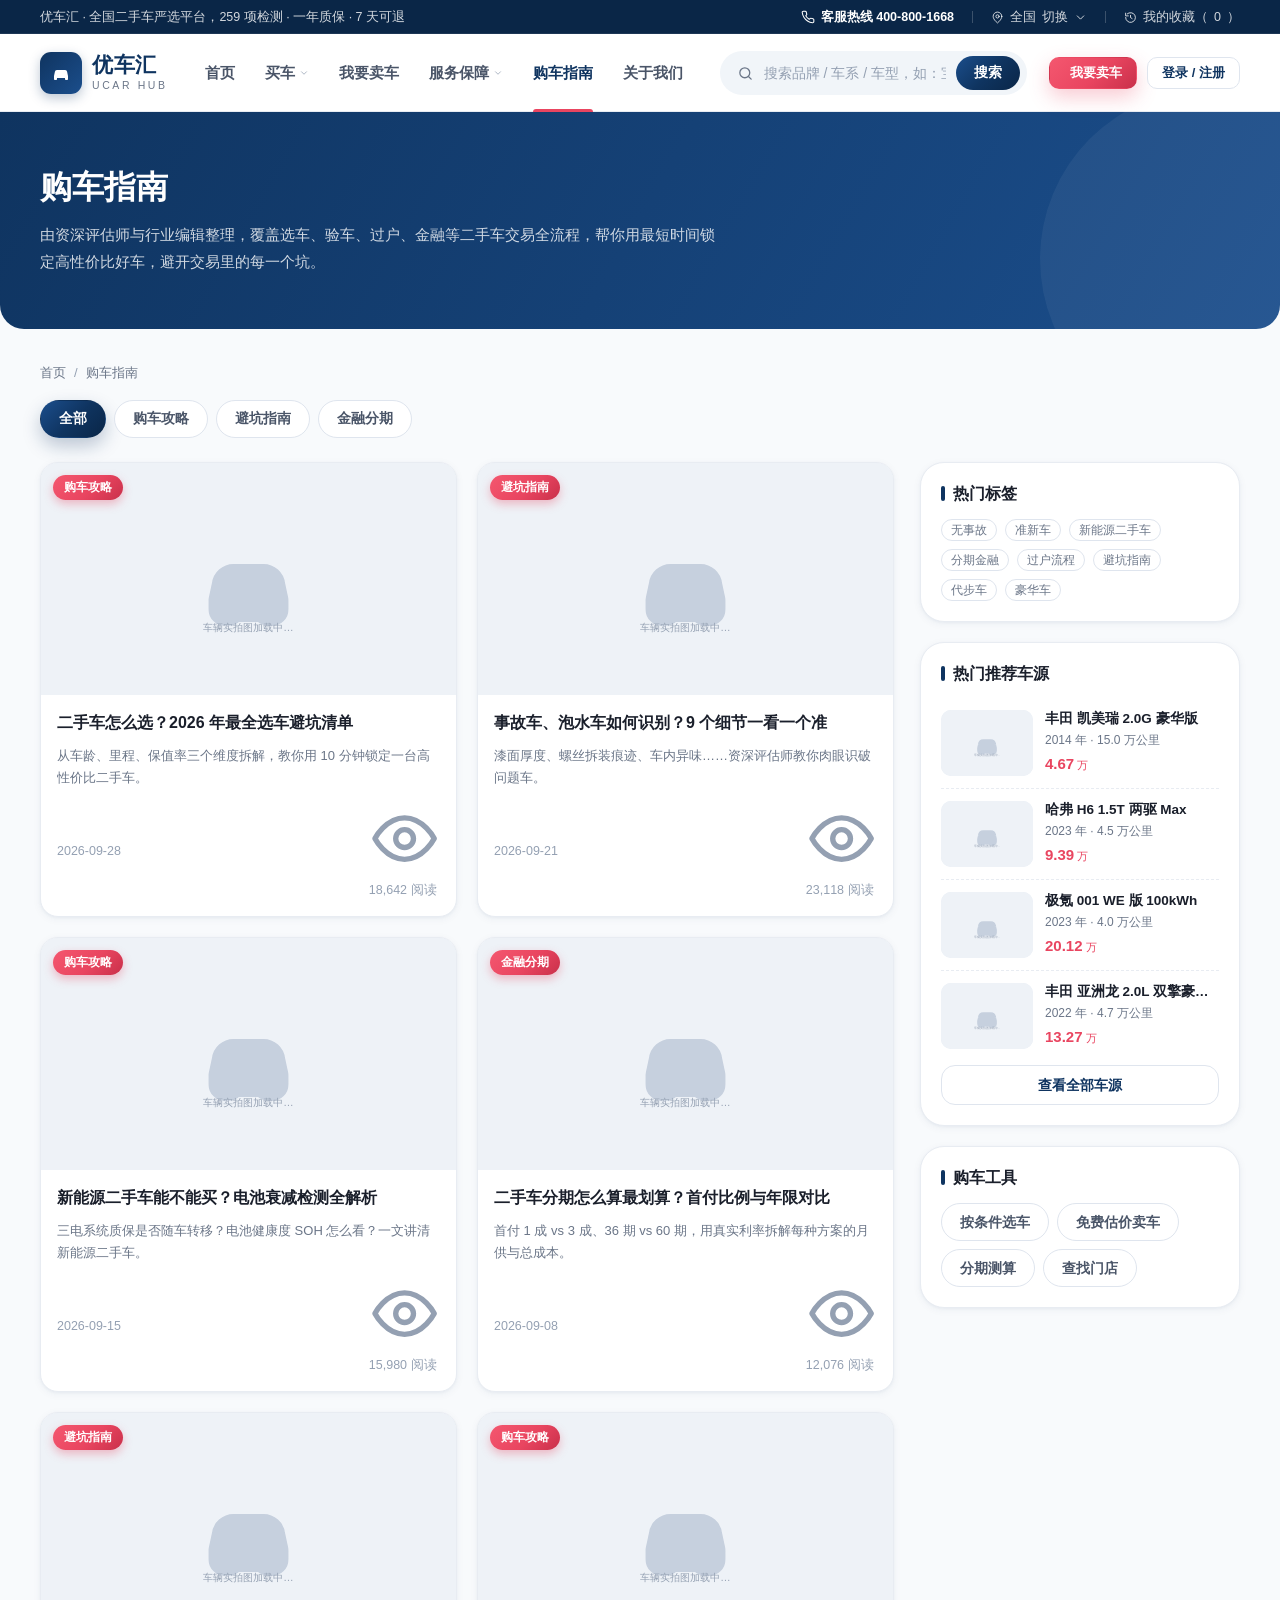
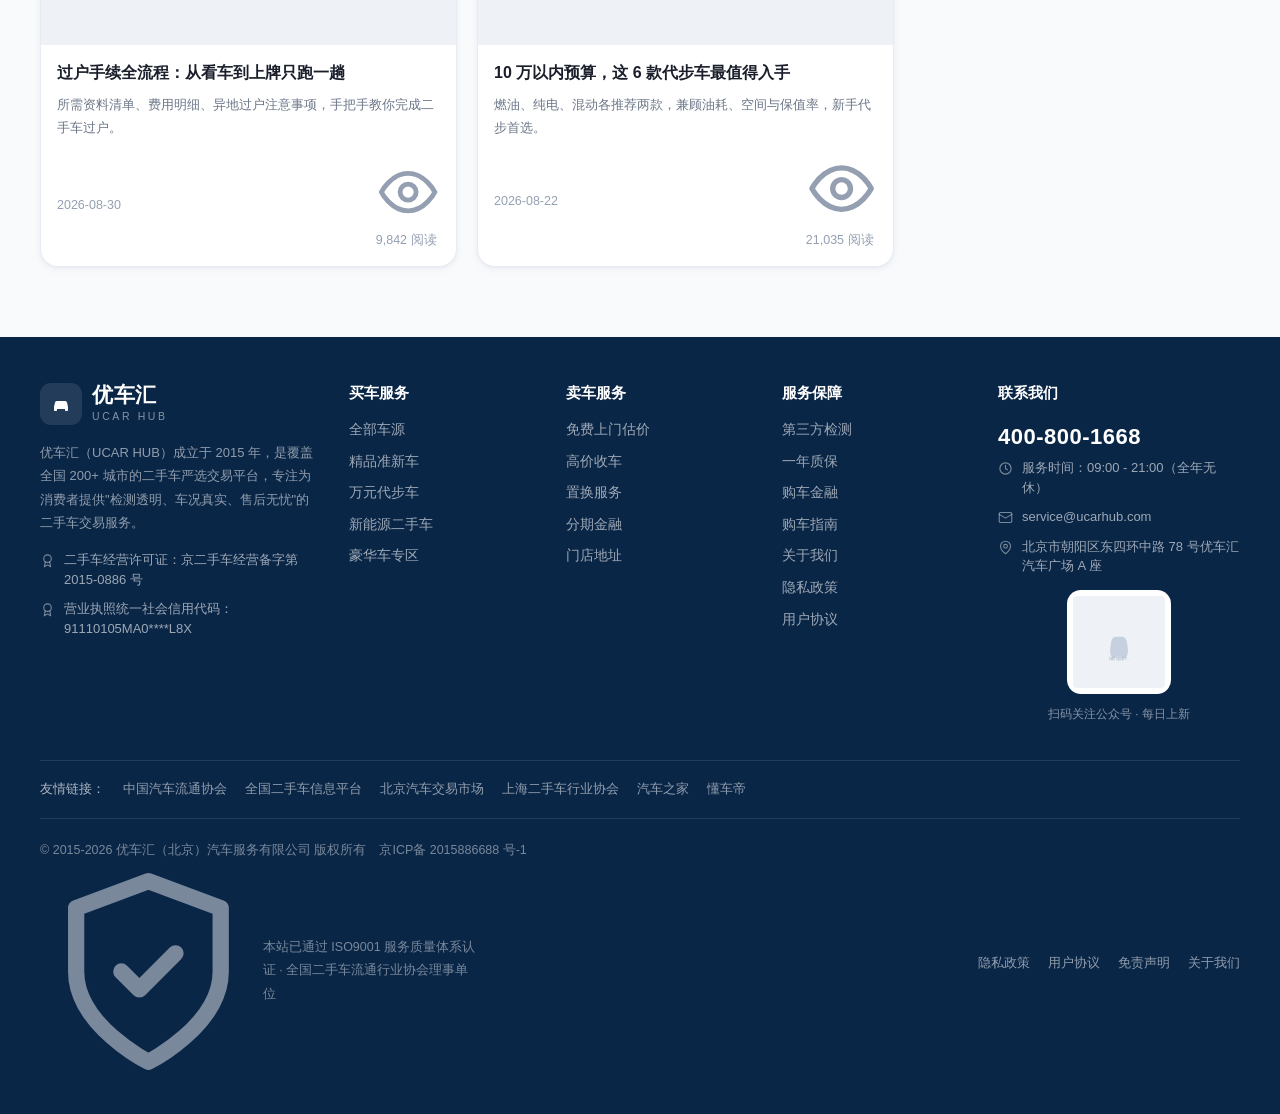
<file: guide.html>
<!DOCTYPE html>
<html lang="zh-CN">
<head>
<meta charset="UTF-8">
<meta name="viewport" content="width=device-width, initial-scale=1.0">
<title>购车指南 - 二手车选购攻略与避坑指南 | 优车汇二手车</title>
<meta name="keywords" content="二手车购车指南,二手车避坑,二手车选购技巧,新能源二手车,二手车过户流程">
<meta name="description" content="优车汇购车指南：由资深评估师与行业编辑整理，覆盖选车、验车、过户、分期金融等二手车交易全流程，教你避开事故车、泡水车等交易陷阱。">
<link rel="stylesheet" href="css/style.css">
</head>
<body data-page="guide">

<!-- ============ 顶部导航（由 main.js 统一渲染） ============ -->
<header id="siteHeader"></header>

<main class="page-main">

  <!-- ===================== 页面 Hero ===================== -->
  <section class="static-hero">
    <div class="container">
      <h1>购车指南</h1>
      <p>由资深评估师与行业编辑整理，覆盖选车、验车、过户、金融等二手车交易全流程，帮你用最短时间锁定高性价比好车，避开交易里的每一个坑。</p>
    </div>
  </section>

  <div class="container" style="padding-top:18px;padding-bottom:60px">

    <!-- 面包屑 -->
    <nav class="breadcrumb">
      <a href="index.html">首页</a><span class="sep">/</span>
      <span>购车指南</span>
    </nav>

    <!-- 分类筛选 -->
    <div class="zone-tabs mb24" id="guideTabs"><!-- JS 渲染 --></div>

    <!-- 正文 + 侧栏 -->
    <div class="guide-layout">
      <!-- 文章列表 -->
      <div class="guide-list" id="guideList"><!-- JS 渲染资讯卡片 --></div>

      <!-- 侧栏 -->
      <aside class="guide-side">
        <div class="side-box">
          <h4>热门标签</h4>
          <div class="side-tags" id="guideTags"><!-- JS 渲染 --></div>
        </div>
        <div class="side-box">
          <h4>热门推荐车源</h4>
          <div id="guideSideCars"><!-- JS 渲染 --></div>
          <a class="btn btn-outline btn-block mt16" href="list.html">查看全部车源</a>
        </div>
        <div class="side-box">
          <h4>购车工具</h4>
          <div class="side-tags">
            <a class="zone-tab" href="list.html">按条件选车</a>
            <a class="zone-tab" href="sellcar.html">免费估价卖车</a>
            <a class="zone-tab" href="service.html#finance">分期测算</a>
            <a class="zone-tab" href="store.html">查找门店</a>
          </div>
        </div>
      </aside>
    </div>

  </div>
</main>

<!-- ============ 页脚（由 main.js 统一渲染） ============ -->
<footer id="siteFooter"></footer>

<script src="js/data.js"></script>
<script src="js/main.js"></script>
<script src="js/pages.js"></script>
</body>
</html>
</file>
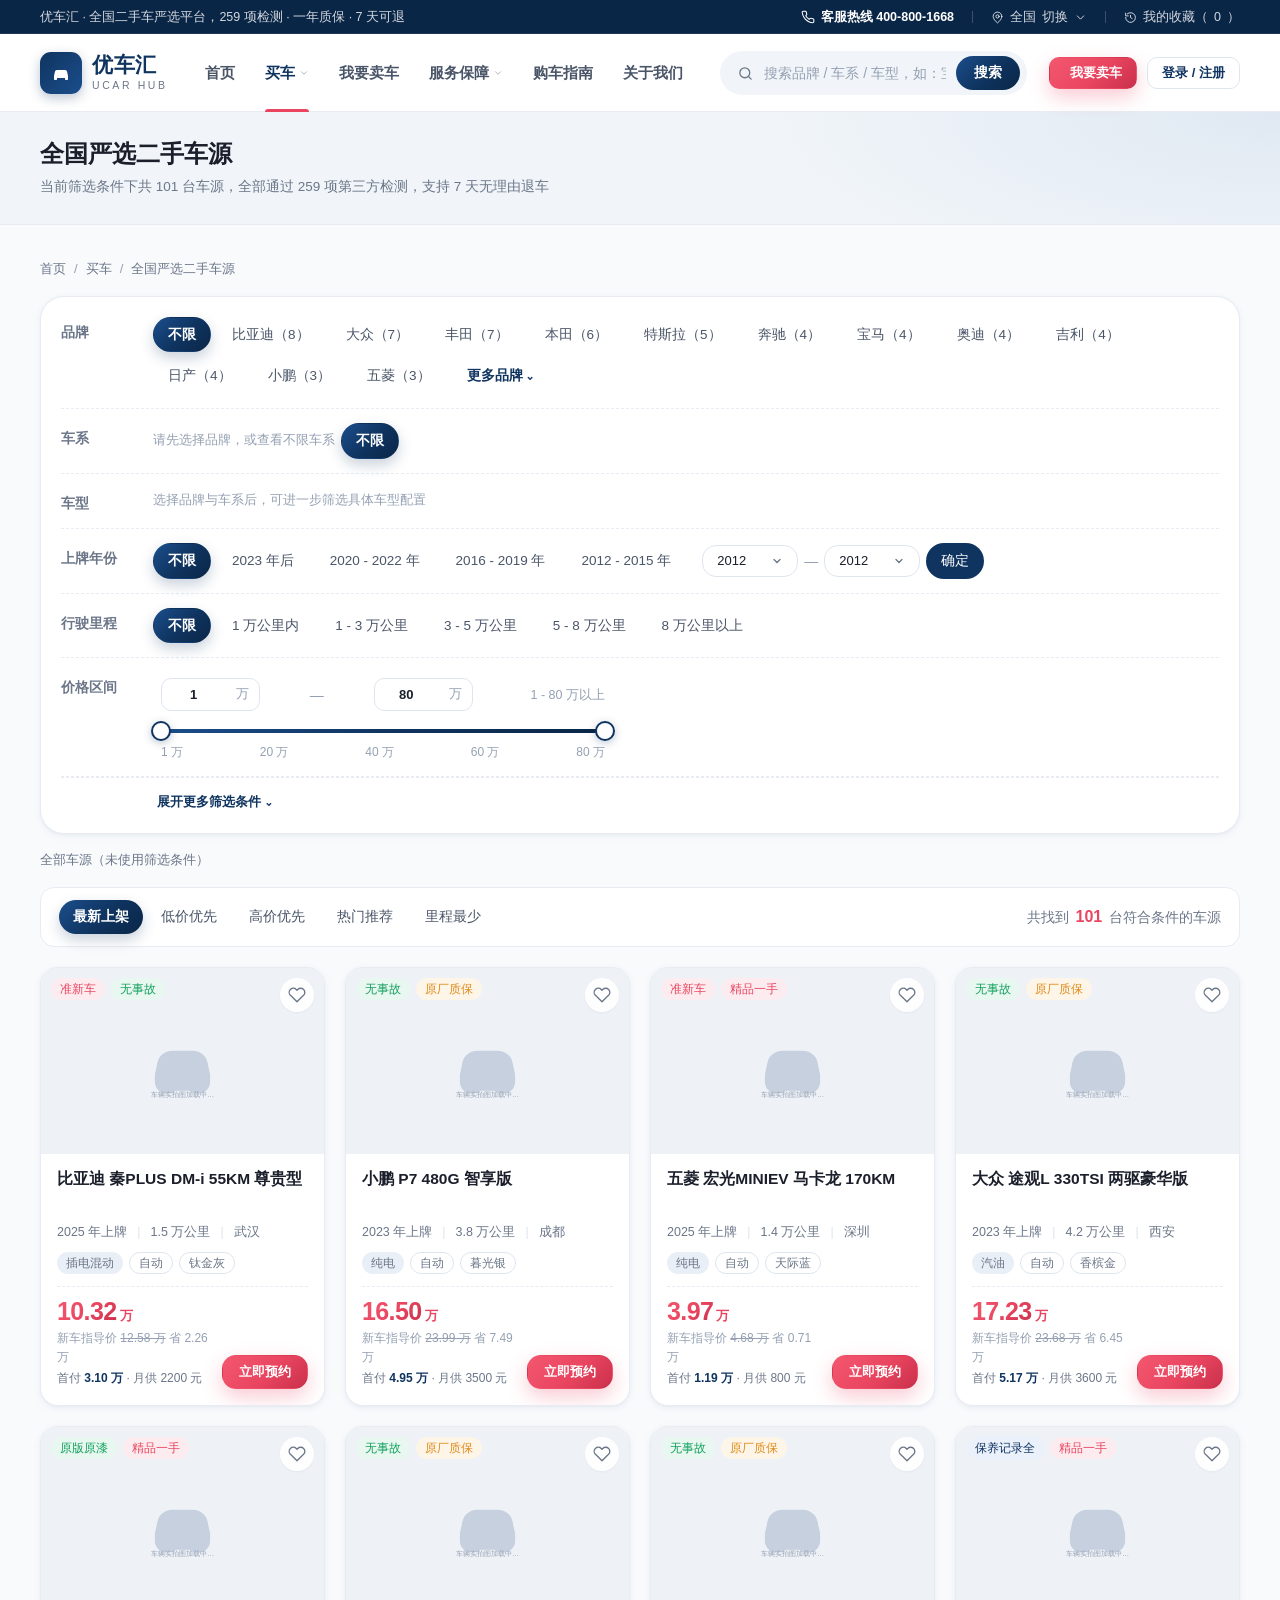
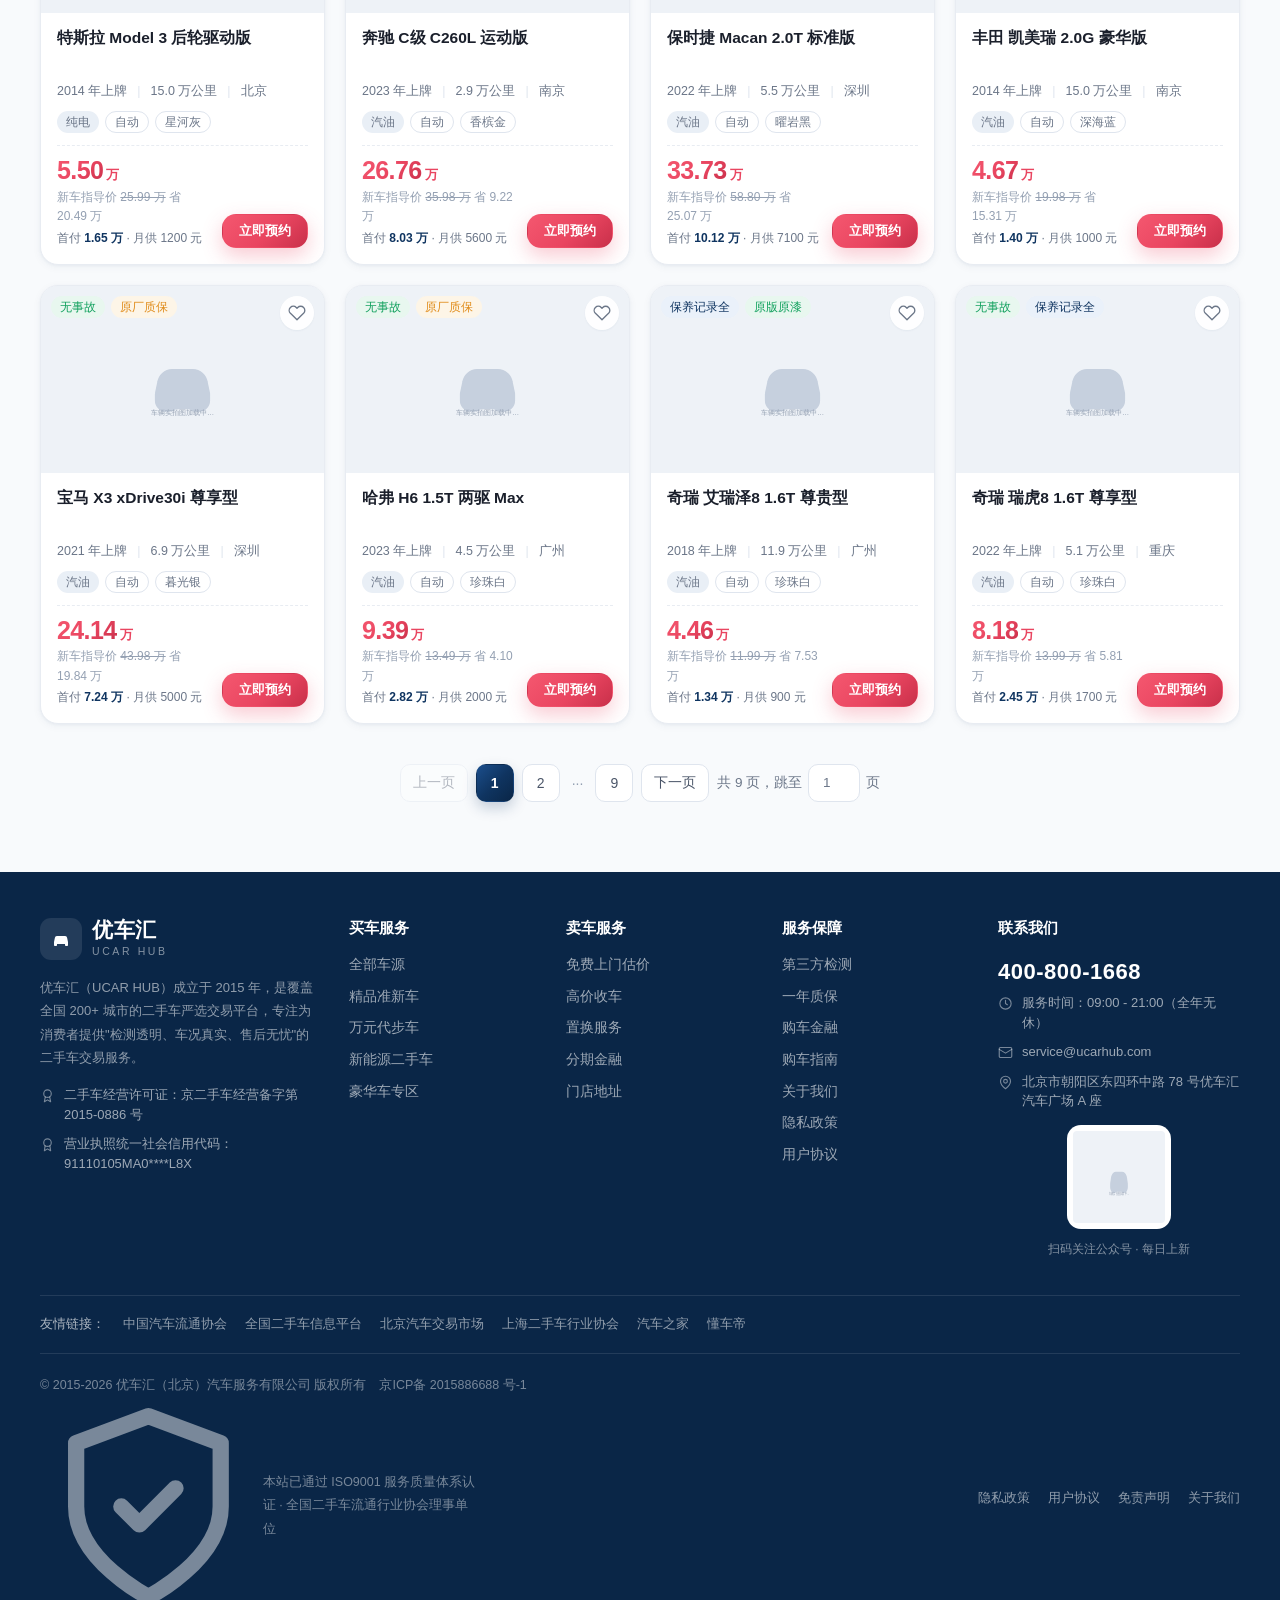
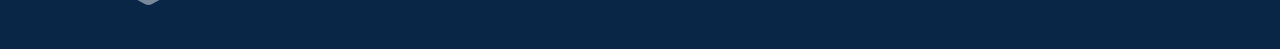
<file: list.html>
<!DOCTYPE html>
<html lang="zh-CN">
<head>
<meta charset="UTF-8">
<meta name="viewport" content="width=device-width, initial-scale=1.0">
<title>二手车源列表 - 严选车源在线选购 | 优车汇二手车</title>
<meta name="description" content="优车汇二手车车源列表，支持品牌、车系、车型、上牌年份、行驶里程、价格区间、燃料类型、变速箱、过户次数、有无质保等多条件筛选，2万台严选车源实时在线。">
<link rel="stylesheet" href="css/style.css">
</head>
<body data-page="list">

<!-- ============ 顶部导航 ============ -->
<header id="siteHeader"></header>

<main class="page-main">

  <!-- ===================== 页面标题 + 面包屑 ===================== -->
  <div class="page-hero">
    <div class="container">
      <h1 id="pageTitle">全国严选二手车源</h1>
      <p id="pageDesc">共收录 2 万台 259 项检测合格车源，支持多条件精准筛选，车况透明可查</p>
    </div>
  </div>

  <div class="container" style="padding-top:18px;padding-bottom:50px">

    <!-- 面包屑 -->
    <nav class="breadcrumb">
      <a href="index.html">首页</a><span class="sep">/</span>
      <a href="list.html">买车</a><span class="sep">/</span>
      <span id="crumbNow">全部车源</span>
    </nav>

    <!-- ===================== 复合筛选组件 ===================== -->
    <div class="filter-panel" id="filterPanel">
      <!-- 一级：品牌 -->
      <div class="filter-row" data-fkey="brand">
        <div class="filter-key">品牌</div>
        <div class="filter-val" id="filterBrand"></div>
      </div>
      <!-- 一级：车系 -->
      <div class="filter-row" data-fkey="series">
        <div class="filter-key">车系</div>
        <div class="filter-val" id="filterSeries"></div>
      </div>
      <!-- 一级：车型 -->
      <div class="filter-row" data-fkey="model">
        <div class="filter-key">车型</div>
        <div class="filter-val" id="filterModel"></div>
      </div>
      <!-- 二级：上牌年份 -->
      <div class="filter-row" data-fkey="year">
        <div class="filter-key">上牌年份</div>
        <div class="filter-val" id="filterYear"></div>
      </div>
      <!-- 二级：行驶里程 -->
      <div class="filter-row" data-fkey="mileage">
        <div class="filter-key">行驶里程</div>
        <div class="filter-val" id="filterMileage"></div>
      </div>
      <!-- 二级：价格区间（双向滑块） -->
      <div class="filter-row" data-fkey="price">
        <div class="filter-key">价格区间</div>
        <div class="filter-val">
          <div class="price-slider">
            <div class="range-values">
              <div class="range-box"><input type="number" id="priceMinInput" value="1"> <span>万</span></div>
              <span style="color:var(--muted-2)">—</span>
              <div class="range-box"><input type="number" id="priceMaxInput" value="80"> <span>万</span></div>
              <span style="font-size:12.5px;color:var(--muted-2);margin-left:8px" id="priceTxt">1 - 80 万</span>
            </div>
            <div class="range-track" id="priceTrack">
              <div class="range-fill" id="priceFill"></div>
              <div class="range-thumb" id="priceThumbMin" data-thumb="min"></div>
              <div class="range-thumb" id="priceThumbMax" data-thumb="max"></div>
            </div>
            <div class="range-scale"><span>1 万</span><span>20 万</span><span>40 万</span><span>60 万</span><span>80 万</span></div>
          </div>
        </div>
      </div>
      <!-- 高级筛选（可折叠） -->
      <div class="filter-adv" id="filterAdv">
        <!-- 燃料类型 -->
        <div class="filter-row" data-fkey="fuel">
          <div class="filter-key">燃料类型</div>
          <div class="filter-val" id="filterFuel"></div>
        </div>
        <!-- 变速箱 -->
        <div class="filter-row" data-fkey="gear">
          <div class="filter-key">变速箱</div>
          <div class="filter-val" id="filterGear"></div>
        </div>
        <!-- 过户次数 -->
        <div class="filter-row" data-fkey="transfer">
          <div class="filter-key">过户次数</div>
          <div class="filter-val" id="filterTransfer"></div>
        </div>
        <!-- 有无质保 -->
        <div class="filter-row" data-fkey="warranty">
          <div class="filter-key">质保服务</div>
          <div class="filter-val" id="filterWarranty"></div>
        </div>
        <!-- 车源地 -->
        <div class="filter-row" data-fkey="city">
          <div class="filter-key">车源城市</div>
          <div class="filter-val" id="filterCity"></div>
        </div>
      </div>
      <!-- 展开更多条件 -->
      <div class="filter-row" style="border-top:1px dashed var(--line)">
        <div class="filter-key"></div>
        <div class="filter-val">
          <span class="filter-more-link" id="advToggle">展开更多筛选条件 ⌄</span>
        </div>
      </div>
    </div>

    <!-- 已选条件 -->
    <div class="selected-bar" id="selectedBar"></div>

    <!-- ===================== 排序栏 ===================== -->
    <div class="sort-bar">
      <div class="sort-list" id="sortList">
        <span class="sort-item active" data-sort="new">最新上架</span>
        <span class="sort-item" data-sort="priceAsc">低价优先</span>
        <span class="sort-item" data-sort="priceDesc">高价优先</span>
        <span class="sort-item" data-sort="hot">热门推荐</span>
        <span class="sort-item" data-sort="mileageAsc">里程最少</span>
      </div>
      <div class="result-count">共找到 <b id="resultCount">0</b> 台符合条件的车源</div>
    </div>

    <!-- ===================== 车辆列表 ===================== -->
    <div class="car-grid" id="carList" style="margin-top:20px"></div>

    <!-- 分页 -->
    <div class="pagination" id="pagination"></div>

  </div>
</main>

<!-- ============ 页脚 ============ -->
<footer id="siteFooter"></footer>

<script src="js/data.js"></script>
<script src="js/main.js"></script>
<script src="js/list.js"></script>
</body>
</html>
</file>
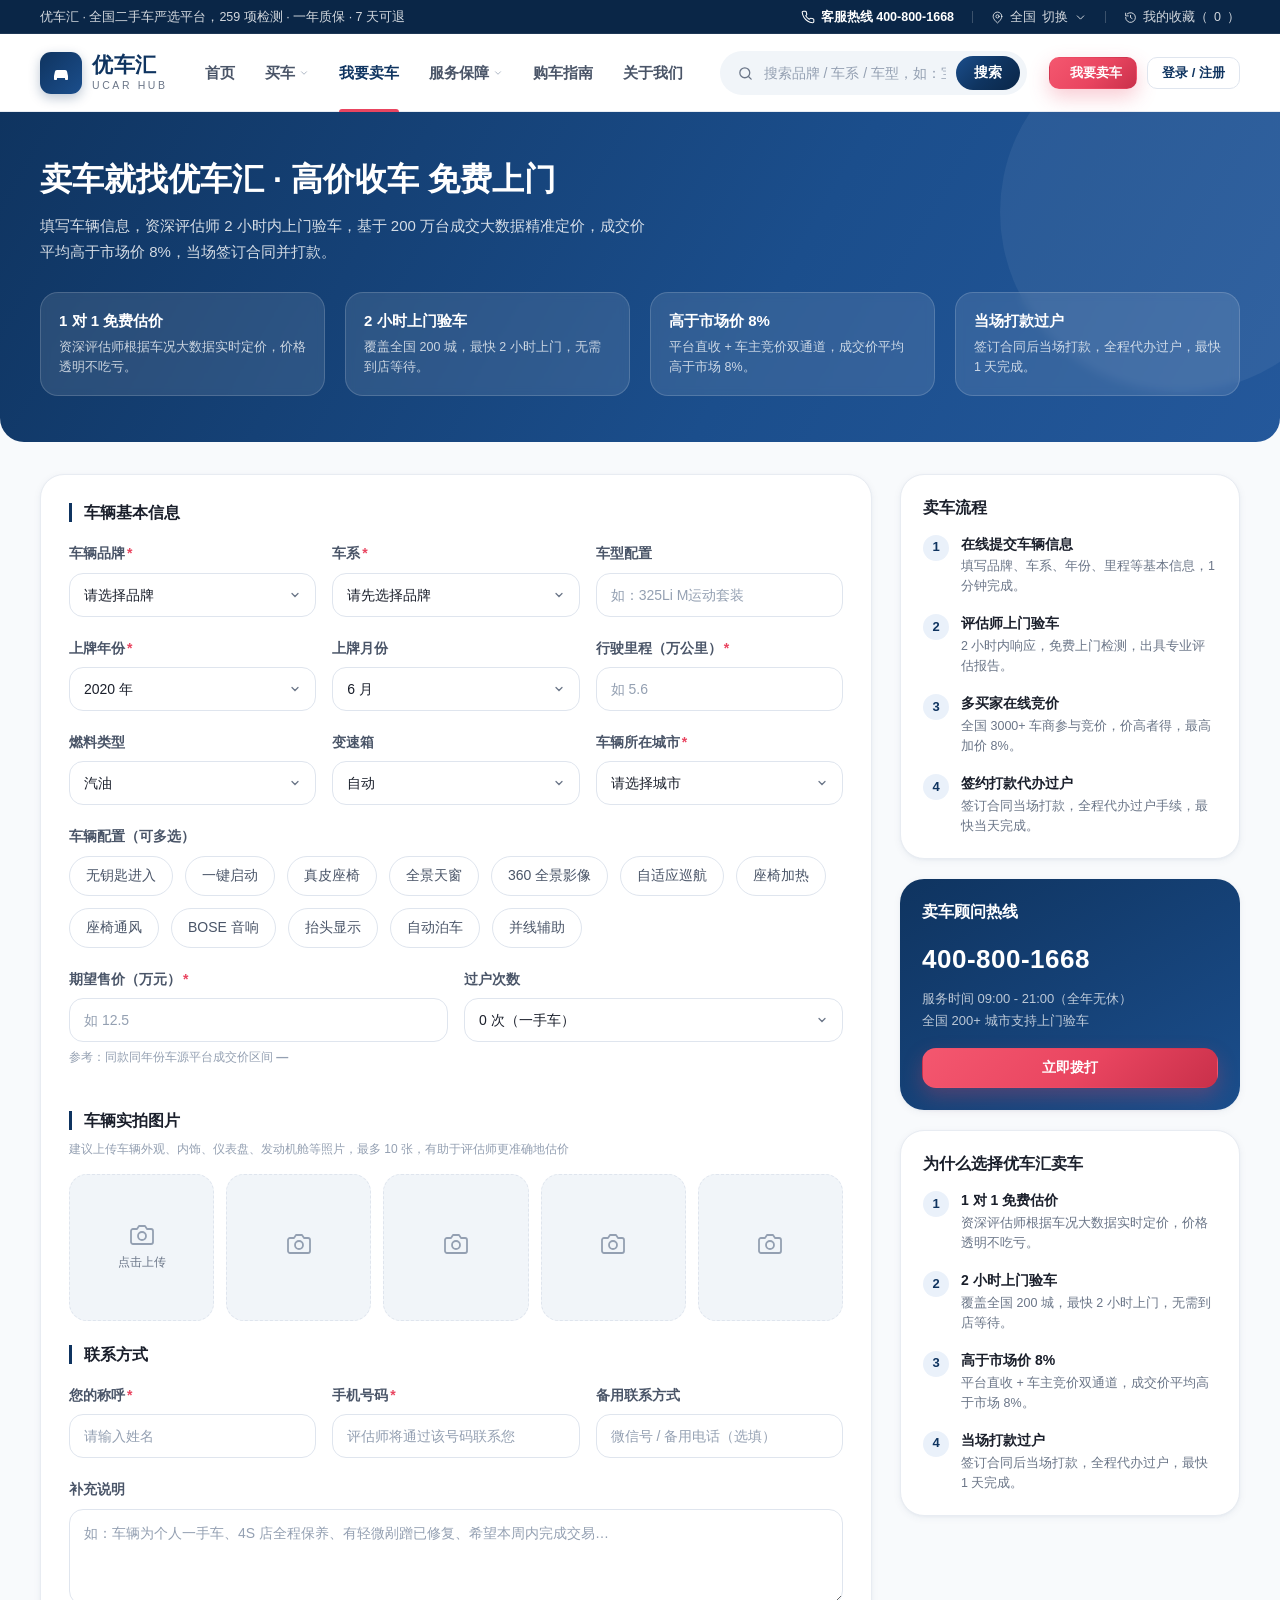
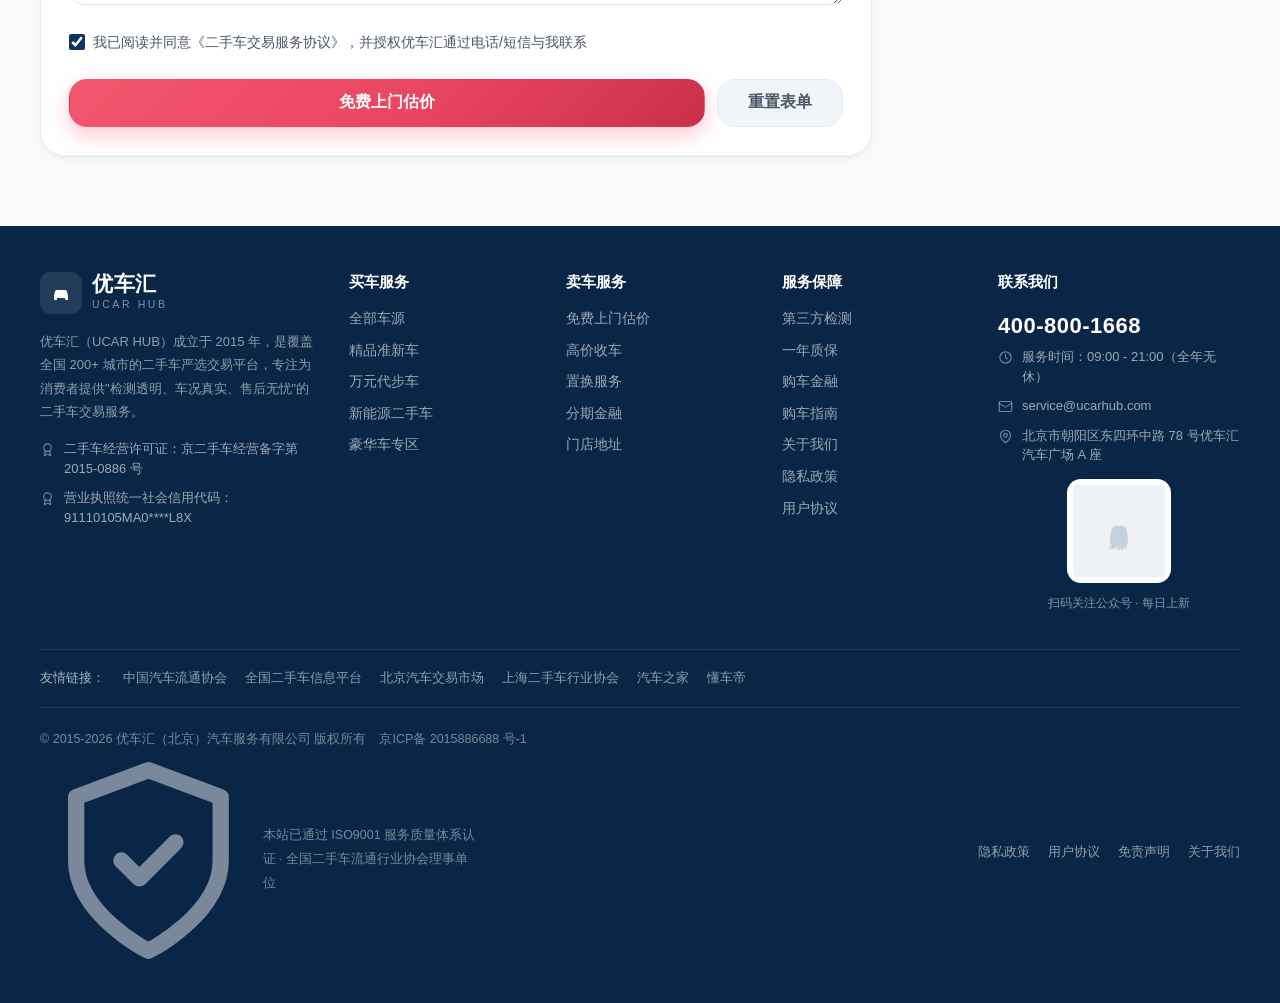
<file: sellcar.html>
<!DOCTYPE html>
<html lang="zh-CN">
<head>
<meta charset="UTF-8">
<meta name="viewport" content="width=device-width, initial-scale=1.0">
<title>我要卖车 - 免费上门估价 | 高价收车 优车汇二手车</title>
<meta name="description" content="优车汇高价收车：填写车辆信息即可获得免费上门估价，资深评估师 2 小时响应，成交价平均高于市场 8%，当场打款、全程代办过户。">
<link rel="stylesheet" href="css/style.css">
</head>
<body data-page="sellcar">

<!-- ============ 顶部导航 ============ -->
<header id="siteHeader"></header>

<main class="page-main">

  <!-- ===================== 卖车 Hero ===================== -->
  <section class="sell-hero">
    <div class="container" style="position:relative;z-index:2">
      <h1>卖车就找优车汇 · 高价收车 免费上门</h1>
      <p>填写车辆信息，资深评估师 2 小时内上门验车，基于 200 万台成交大数据精准定价，成交价平均高于市场价 8%，当场签订合同并打款。</p>
      <div class="sell-adv" id="sellAdv"></div>
    </div>
  </section>

  <div class="container" style="padding-top:32px;padding-bottom:60px">
    <div class="sell-layout">

      <!-- ===================== 车辆信息表单 ===================== -->
      <form class="form-card" id="sellForm" novalidate>
        <h3 class="form-section-title">车辆基本信息</h3>
        <div class="form-row-3">
          <div class="form-item">
            <label class="form-label">车辆品牌<span class="req">*</span></label>
            <select class="form-control" name="brand" data-rule="required" id="sellBrand">
              <option value="">请选择品牌</option>
            </select>
          </div>
          <div class="form-item">
            <label class="form-label">车系<span class="req">*</span></label>
            <select class="form-control" name="series" data-rule="required" id="sellSeries">
              <option value="">请先选择品牌</option>
            </select>
          </div>
          <div class="form-item">
            <label class="form-label">车型配置</label>
            <input class="form-control" name="model" placeholder="如：325Li M运动套装" maxlength="40">
          </div>
        </div>

        <div class="form-row-3">
          <div class="form-item">
            <label class="form-label">上牌年份<span class="req">*</span></label>
            <select class="form-control" name="year" data-rule="required" id="sellYear">
              <option value="">请选择上牌年份</option>
            </select>
          </div>
          <div class="form-item">
            <label class="form-label">上牌月份</label>
            <select class="form-control" name="month" id="sellMonth">
              <option value="">请选择月份</option>
            </select>
          </div>
          <div class="form-item">
            <label class="form-label">行驶里程（万公里）<span class="req">*</span></label>
            <input class="form-control" name="mileage" type="number" step="0.1" min="0.1" max="60"
                   placeholder="如 5.6" data-rule="required">
          </div>
        </div>

        <div class="form-row-3">
          <div class="form-item">
            <label class="form-label">燃料类型</label>
            <select class="form-control" name="fuel">
              <option>汽油</option><option>油电混动</option><option>插电混动</option><option>纯电</option>
            </select>
          </div>
          <div class="form-item">
            <label class="form-label">变速箱</label>
            <select class="form-control" name="gear"><option>自动</option><option>手动</option></select>
          </div>
          <div class="form-item">
            <label class="form-label">车辆所在城市<span class="req">*</span></label>
            <select class="form-control" name="city" data-rule="required" id="sellCity">
              <option value="">请选择城市</option>
            </select>
          </div>
        </div>

        <div class="form-item">
          <label class="form-label">车辆配置（可多选）</label>
          <div class="radio-group" id="sellConfigs"></div>
        </div>

        <div class="form-row">
          <div class="form-item">
            <label class="form-label">期望售价（万元）<span class="req">*</span></label>
            <input class="form-control" name="price" type="number" step="0.1" min="0.5" max="500"
                   placeholder="如 12.5" data-rule="required">
            <div class="form-tip">参考：同款同年份车源平台成交价区间 <b id="priceHint">—</b></div>
          </div>
          <div class="form-item">
            <label class="form-label">过户次数</label>
            <select class="form-control" name="transfer">
              <option value="0">0 次（一手车）</option><option value="1">1 次</option>
              <option value="2">2 次</option><option value="3">3 次及以上</option>
            </select>
          </div>
        </div>

        <h3 class="form-section-title mt24">车辆实拍图片</h3>
        <p class="form-tip" style="margin-top:-10px;margin-bottom:14px">建议上传车辆外观、内饰、仪表盘、发动机舱等照片，最多 10 张，有助于评估师更准确地估价</p>
        <div class="upload-grid" id="uploadGrid"></div>
        <input type="file" id="fileInput" accept="image/*" multiple hidden>

        <h3 class="form-section-title mt24">联系方式</h3>
        <div class="form-row-3">
          <div class="form-item">
            <label class="form-label">您的称呼<span class="req">*</span></label>
            <input class="form-control" name="name" placeholder="请输入姓名" data-rule="required">
          </div>
          <div class="form-item">
            <label class="form-label">手机号码<span class="req">*</span></label>
            <input class="form-control" name="phone" placeholder="评估师将通过该号码联系您" maxlength="11" data-rule="phone">
          </div>
          <div class="form-item">
            <label class="form-label">备用联系方式</label>
            <input class="form-control" name="phone2" placeholder="微信号 / 备用电话（选填）">
          </div>
        </div>
        <div class="form-item">
          <label class="form-label">补充说明</label>
          <textarea class="form-control" name="remark" placeholder="如：车辆为个人一手车、4S 店全程保养、有轻微剐蹭已修复、希望本周内完成交易…"></textarea>
        </div>

        <div class="form-item">
          <label class="checkbox"><input type="checkbox" name="agree" checked data-rule="checked">
            我已阅读并同意《二手车交易服务协议》，并授权优车汇通过电话/短信与我联系</label>
        </div>

        <div style="display:flex;gap:12px;flex-wrap:wrap;margin-top:22px">
          <button type="submit" class="btn btn-accent btn-lg" style="flex:1;min-width:220px">免费上门估价</button>
          <button type="reset" class="btn btn-light btn-lg" id="resetBtn">重置表单</button>
        </div>
      </form>

      <!-- ===================== 右侧信息栏 ===================== -->
      <aside>
        <div class="side-card">
          <h4>卖车流程</h4>
          <div class="side-steps">
            <div class="side-step"><span class="n">1</span><div><h5>在线提交车辆信息</h5><p>填写品牌、车系、年份、里程等基本信息，1 分钟完成。</p></div></div>
            <div class="side-step"><span class="n">2</span><div><h5>评估师上门验车</h5><p>2 小时内响应，免费上门检测，出具专业评估报告。</p></div></div>
            <div class="side-step"><span class="n">3</span><div><h5>多买家在线竞价</h5><p>全国 3000+ 车商参与竞价，价高者得，最高加价 8%。</p></div></div>
            <div class="side-step"><span class="n">4</span><div><h5>签约打款代办过户</h5><p>签订合同当场打款，全程代办过户手续，最快当天完成。</p></div></div>
          </div>
        </div>

        <div class="side-card" style="background:linear-gradient(150deg,#0F3460,#1B4E8C);border:none">
          <h4 style="color:#fff">卖车顾问热线</h4>
          <div style="font-size:26px;font-weight:800;color:#fff;letter-spacing:.5px">400-800-1668</div>
          <p style="color:rgba(255,255,255,.72);font-size:13px;margin-top:8px;line-height:1.7">服务时间 09:00 - 21:00（全年无休）<br>全国 200+ 城市支持上门验车</p>
          <button type="button" class="btn btn-accent btn-block mt16" data-action="call">立即拨打</button>
        </div>

        <div class="side-card">
          <h4>为什么选择优车汇卖车</h4>
          <div class="side-steps" id="sellWhy"></div>
        </div>
      </aside>

    </div>
  </div>
</main>

<!-- ============ 页脚 ============ -->
<footer id="siteFooter"></footer>

<script src="js/data.js"></script>
<script src="js/main.js"></script>
<script src="js/sellcar.js"></script>
</body>
</html>
</file>
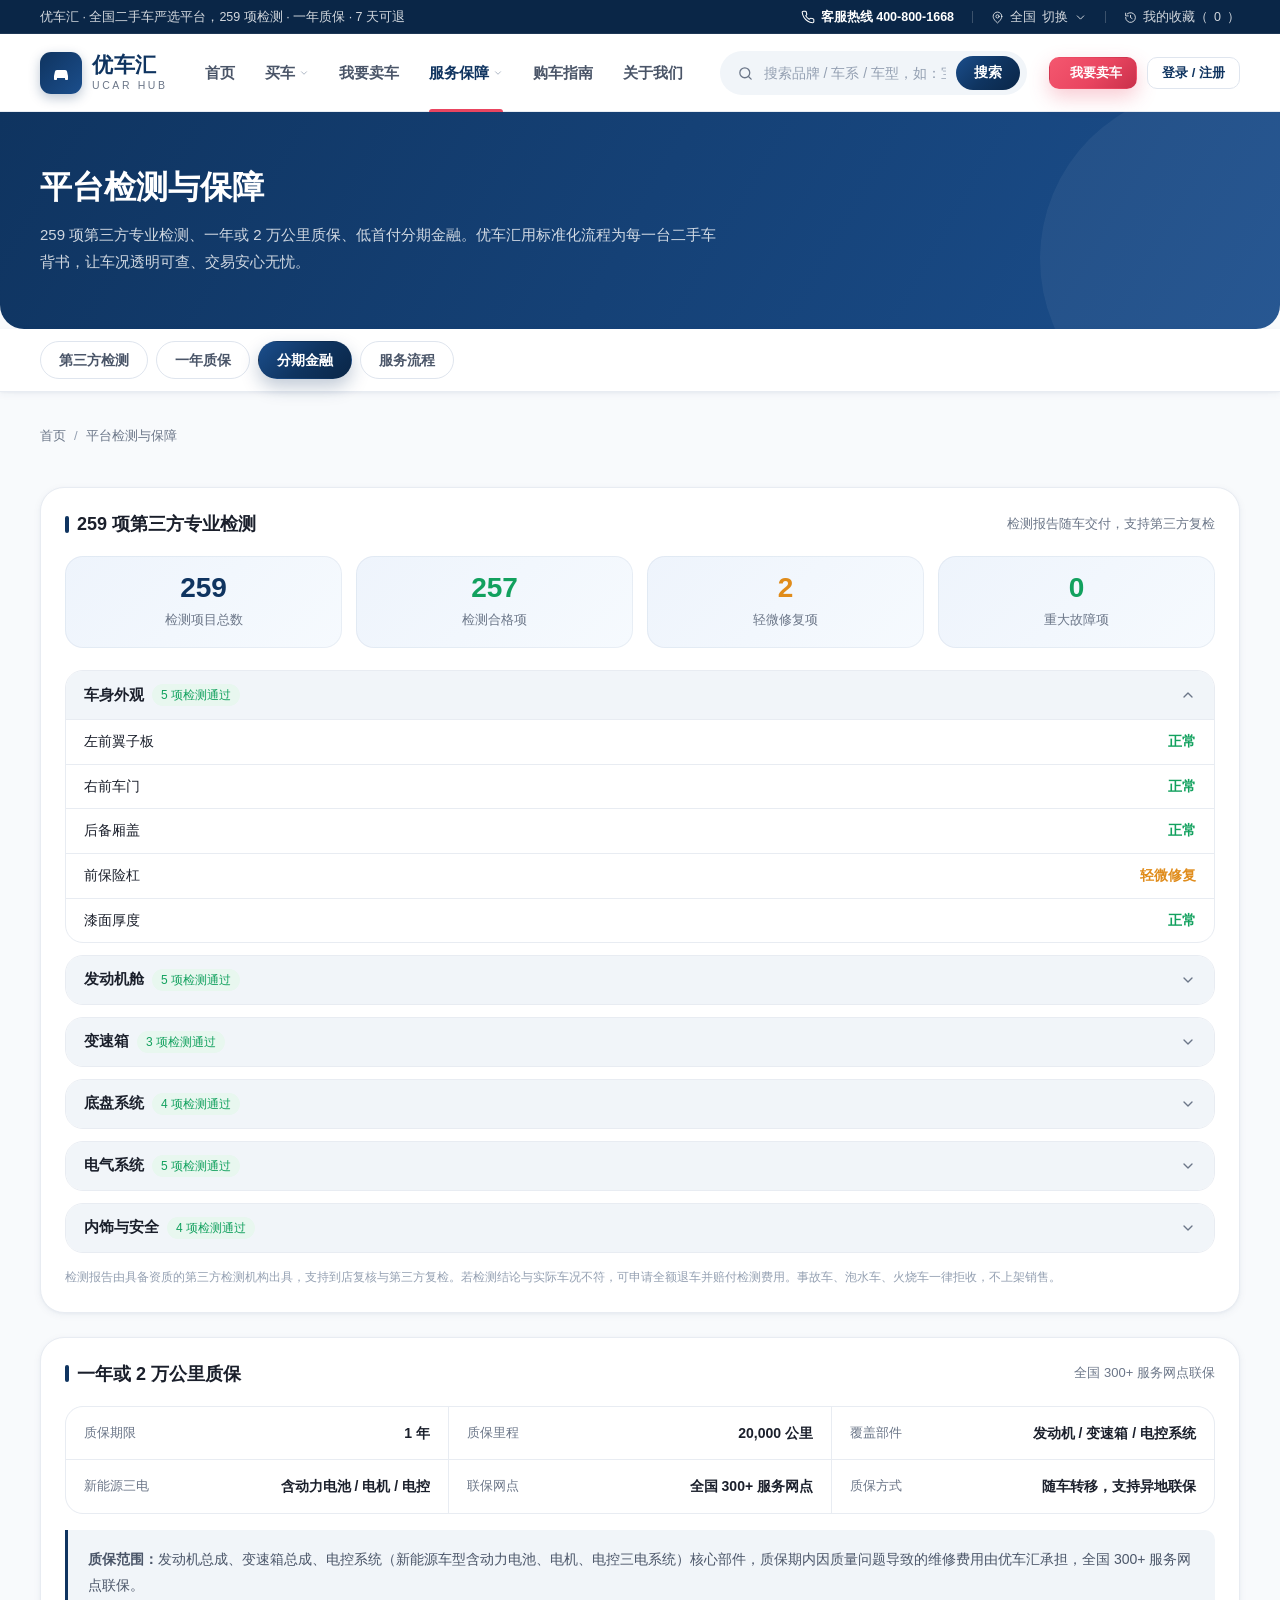
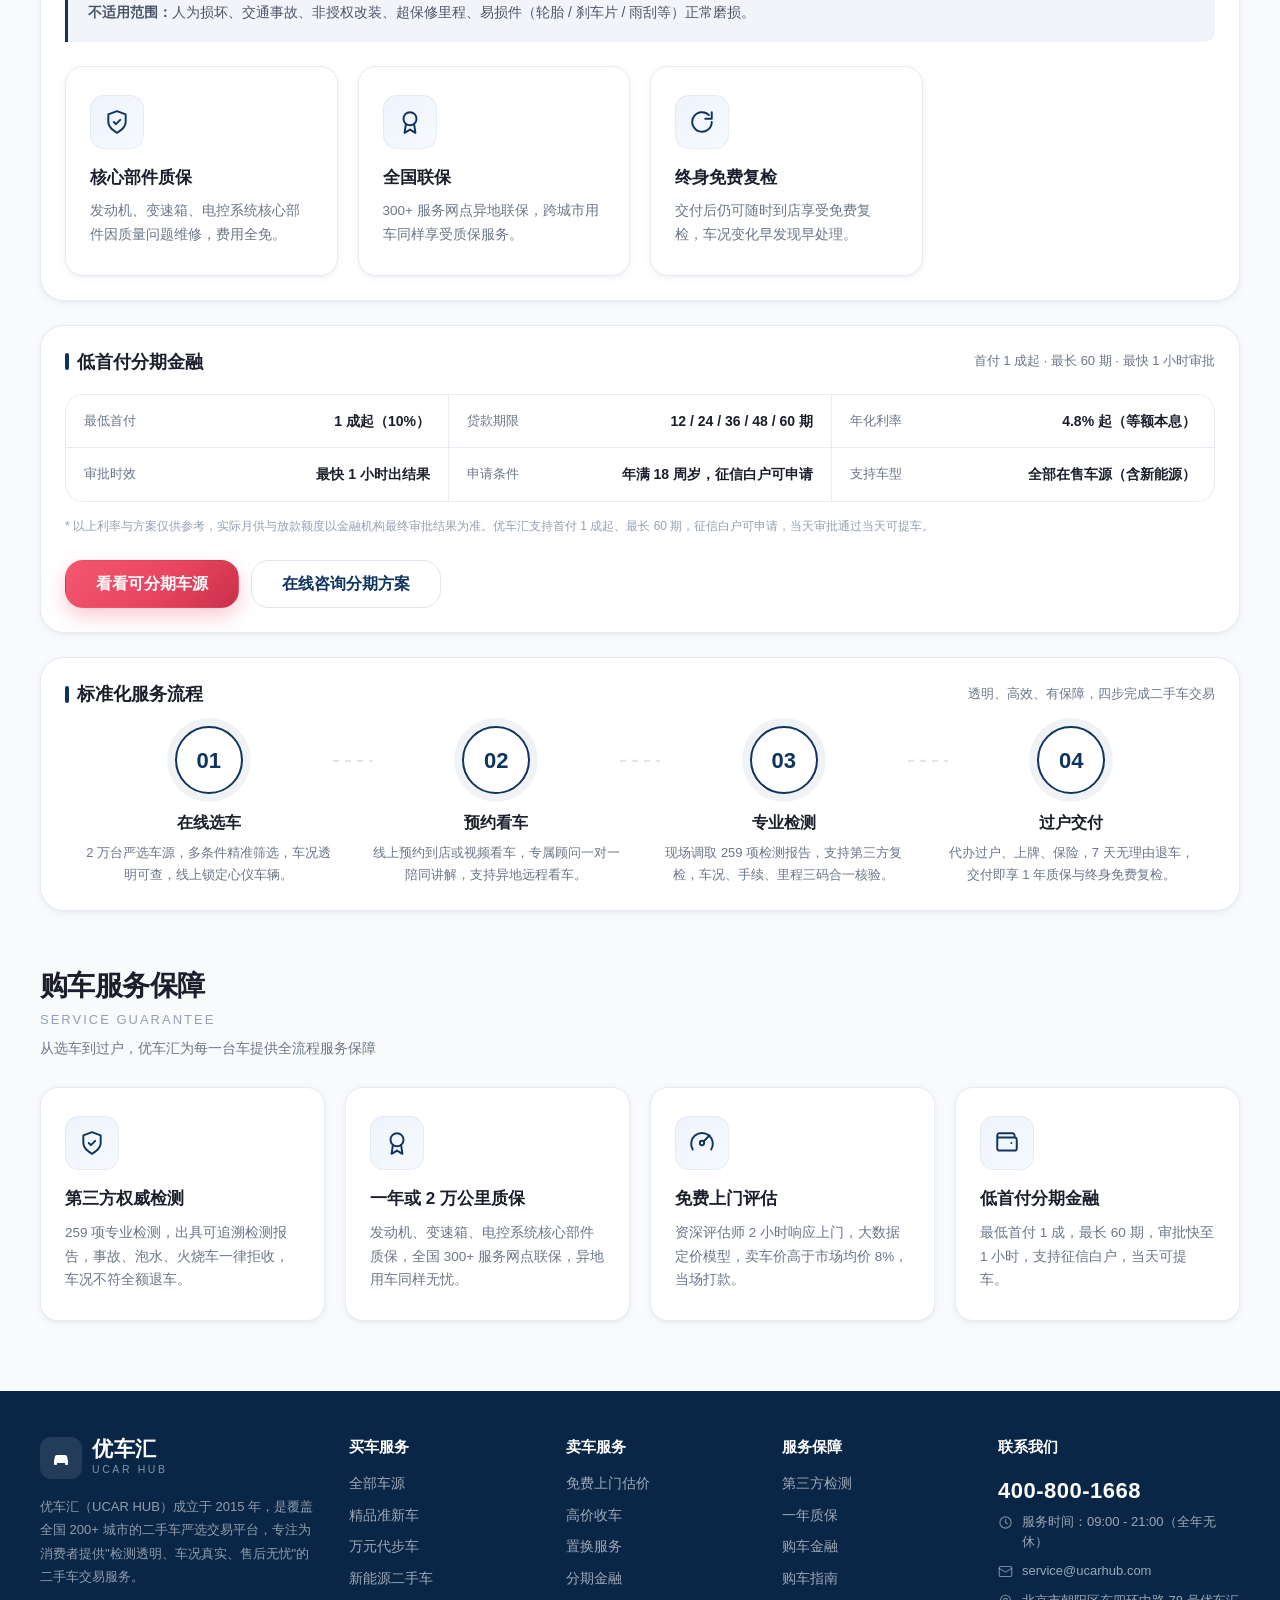
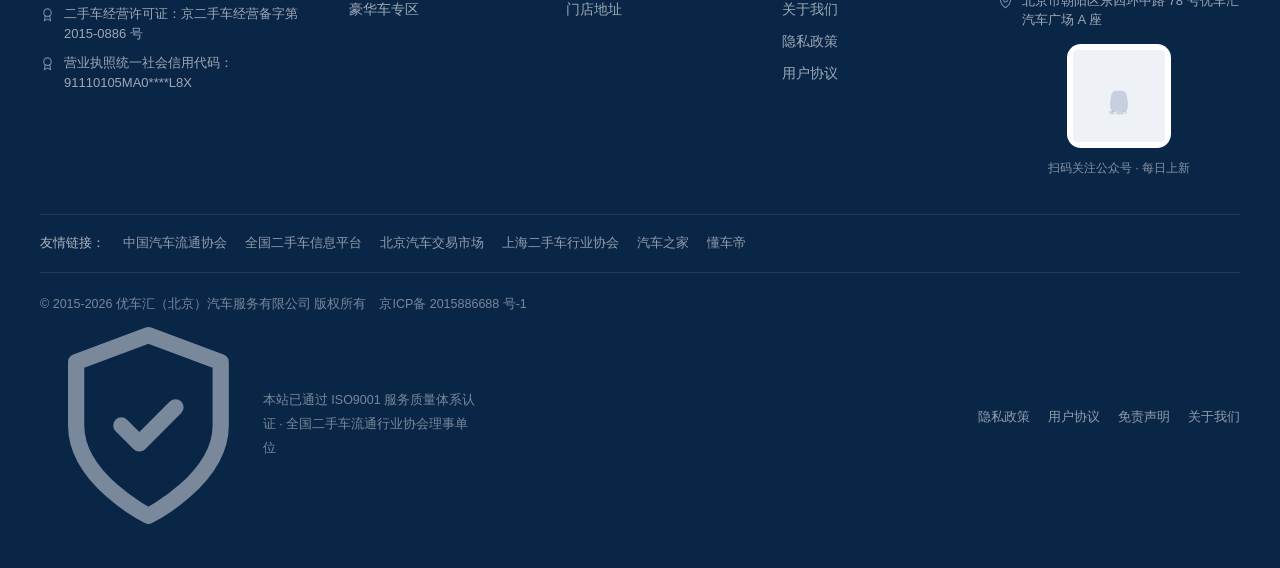
<file: service.html>
<!DOCTYPE html>
<html lang="zh-CN">
<head>
<meta charset="UTF-8">
<meta name="viewport" content="width=device-width, initial-scale=1.0">
<title>平台检测与保障 - 259项检测 · 一年质保 · 分期金融 | 优车汇二手车</title>
<meta name="keywords" content="二手车检测,二手车质保,二手车分期,259项检测,二手车延保">
<meta name="description" content="优车汇平台检测与保障：259项第三方专业检测报告随车交付，一年或2万公里核心部件质保、全国联保，首付1成起最长60期的低首付分期金融方案。">
<link rel="stylesheet" href="css/style.css">
</head>
<body data-page="service">

<!-- ============ 顶部导航（由 main.js 统一渲染） ============ -->
<header id="siteHeader"></header>

<main class="page-main">

  <!-- ===================== 页面 Hero ===================== -->
  <section class="static-hero">
    <div class="container">
      <h1>平台检测与保障</h1>
      <p>259 项第三方专业检测、一年或 2 万公里质保、低首付分期金融。优车汇用标准化流程为每一台二手车背书，让车况透明可查、交易安心无忧。</p>
    </div>
  </section>

  <!-- ===================== 锚点吸顶导航 ===================== -->
  <div class="anchor-nav">
    <div class="container">
      <div class="zone-tabs" id="svcNav">
        <a class="zone-tab active" href="#inspect">第三方检测</a>
        <a class="zone-tab" href="#warranty">一年质保</a>
        <a class="zone-tab" href="#finance">分期金融</a>
        <a class="zone-tab" href="#process">服务流程</a>
      </div>
    </div>
  </div>

  <div class="container" style="padding-top:18px;padding-bottom:60px">

    <!-- 面包屑 -->
    <nav class="breadcrumb">
      <a href="index.html">首页</a><span class="sep">/</span>
      <span>平台检测与保障</span>
    </nav>

    <!-- ===================== 1. 第三方检测（#inspect） ===================== -->
    <section class="info-card anchor-section" id="inspect">
      <div class="info-card-head">
        <h3>259 项第三方专业检测</h3>
        <span class="hint">检测报告随车交付，支持第三方复检</span>
      </div>
      <div class="inspect-summary" id="svcInspectSummary"><!-- JS 渲染 --></div>
      <div id="svcInspectGroups"><!-- JS 渲染检测分组 --></div>
      <p class="calc-note">检测报告由具备资质的第三方检测机构出具，支持到店复核与第三方复检。若检测结论与实际车况不符，可申请全额退车并赔付检测费用。事故车、泡水车、火烧车一律拒收，不上架销售。</p>
    </section>

    <!-- ===================== 2. 一年质保（#warranty） ===================== -->
    <section class="info-card anchor-section" id="warranty">
      <div class="info-card-head">
        <h3>一年或 2 万公里质保</h3>
        <span class="hint">全国 300+ 服务网点联保</span>
      </div>
      <div class="param-table" id="svcWarrantyTable"><!-- JS 渲染 --></div>
      <div class="quote mt16" style="background:var(--bg-soft);border-left:3px solid var(--primary);border-radius:0 10px 10px 0;padding:16px 20px;font-size:14px;color:var(--text-2);line-height:1.9">
        <b>质保范围：</b>发动机总成、变速箱总成、电控系统（新能源车型含动力电池、电机、电控三电系统）核心部件，质保期内因质量问题导致的维修费用由优车汇承担，全国 300+ 服务网点联保。<br>
        <b>不适用范围：</b>人为损坏、交通事故、非授权改装、超保修里程、易损件（轮胎 / 刹车片 / 雨刮等）正常磨损。
      </div>
      <div class="service-grid mt24" id="svcWarrantyCards"><!-- JS 渲染 --></div>
    </section>

    <!-- ===================== 3. 分期金融（#finance） ===================== -->
    <section class="info-card anchor-section" id="finance">
      <div class="info-card-head">
        <h3>低首付分期金融</h3>
        <span class="hint">首付 1 成起 · 最长 60 期 · 最快 1 小时审批</span>
      </div>
      <div class="param-table" id="svcFinanceTable"><!-- JS 渲染 --></div>
      <p class="calc-note">* 以上利率与方案仅供参考，实际月供与放款额度以金融机构最终审批结果为准。优车汇支持首付 1 成起、最长 60 期，征信白户可申请，当天审批通过当天可提车。</p>
      <div class="mt24" style="display:flex;gap:12px;flex-wrap:wrap">
        <a class="btn btn-accent btn-lg" href="list.html">看看可分期车源</a>
        <button class="btn btn-outline btn-lg" data-action="lead">在线咨询分期方案</button>
      </div>
    </section>

    <!-- ===================== 4. 服务流程（#process） ===================== -->
    <section class="info-card anchor-section" id="process">
      <div class="info-card-head">
        <h3>标准化服务流程</h3>
        <span class="hint">透明、高效、有保障，四步完成二手车交易</span>
      </div>
      <div class="process-wrap" id="svcProcess"><!-- JS 渲染 --></div>
    </section>

    <!-- ===================== 5. 购车服务保障 ===================== -->
    <section class="section" style="padding-bottom:0">
      <div class="section-head">
        <div>
          <h2 class="section-title">购车服务保障<small>Service Guarantee</small></h2>
          <p class="section-sub">从选车到过户，优车汇为每一台车提供全流程服务保障</p>
        </div>
      </div>
      <div class="service-grid" id="svcServices"><!-- JS 渲染 --></div>
    </section>

  </div>
</main>

<!-- ============ 页脚（由 main.js 统一渲染） ============ -->
<footer id="siteFooter"></footer>

<script src="js/data.js"></script>
<script src="js/main.js"></script>
<script src="js/pages.js"></script>
</body>
</html>
</file>
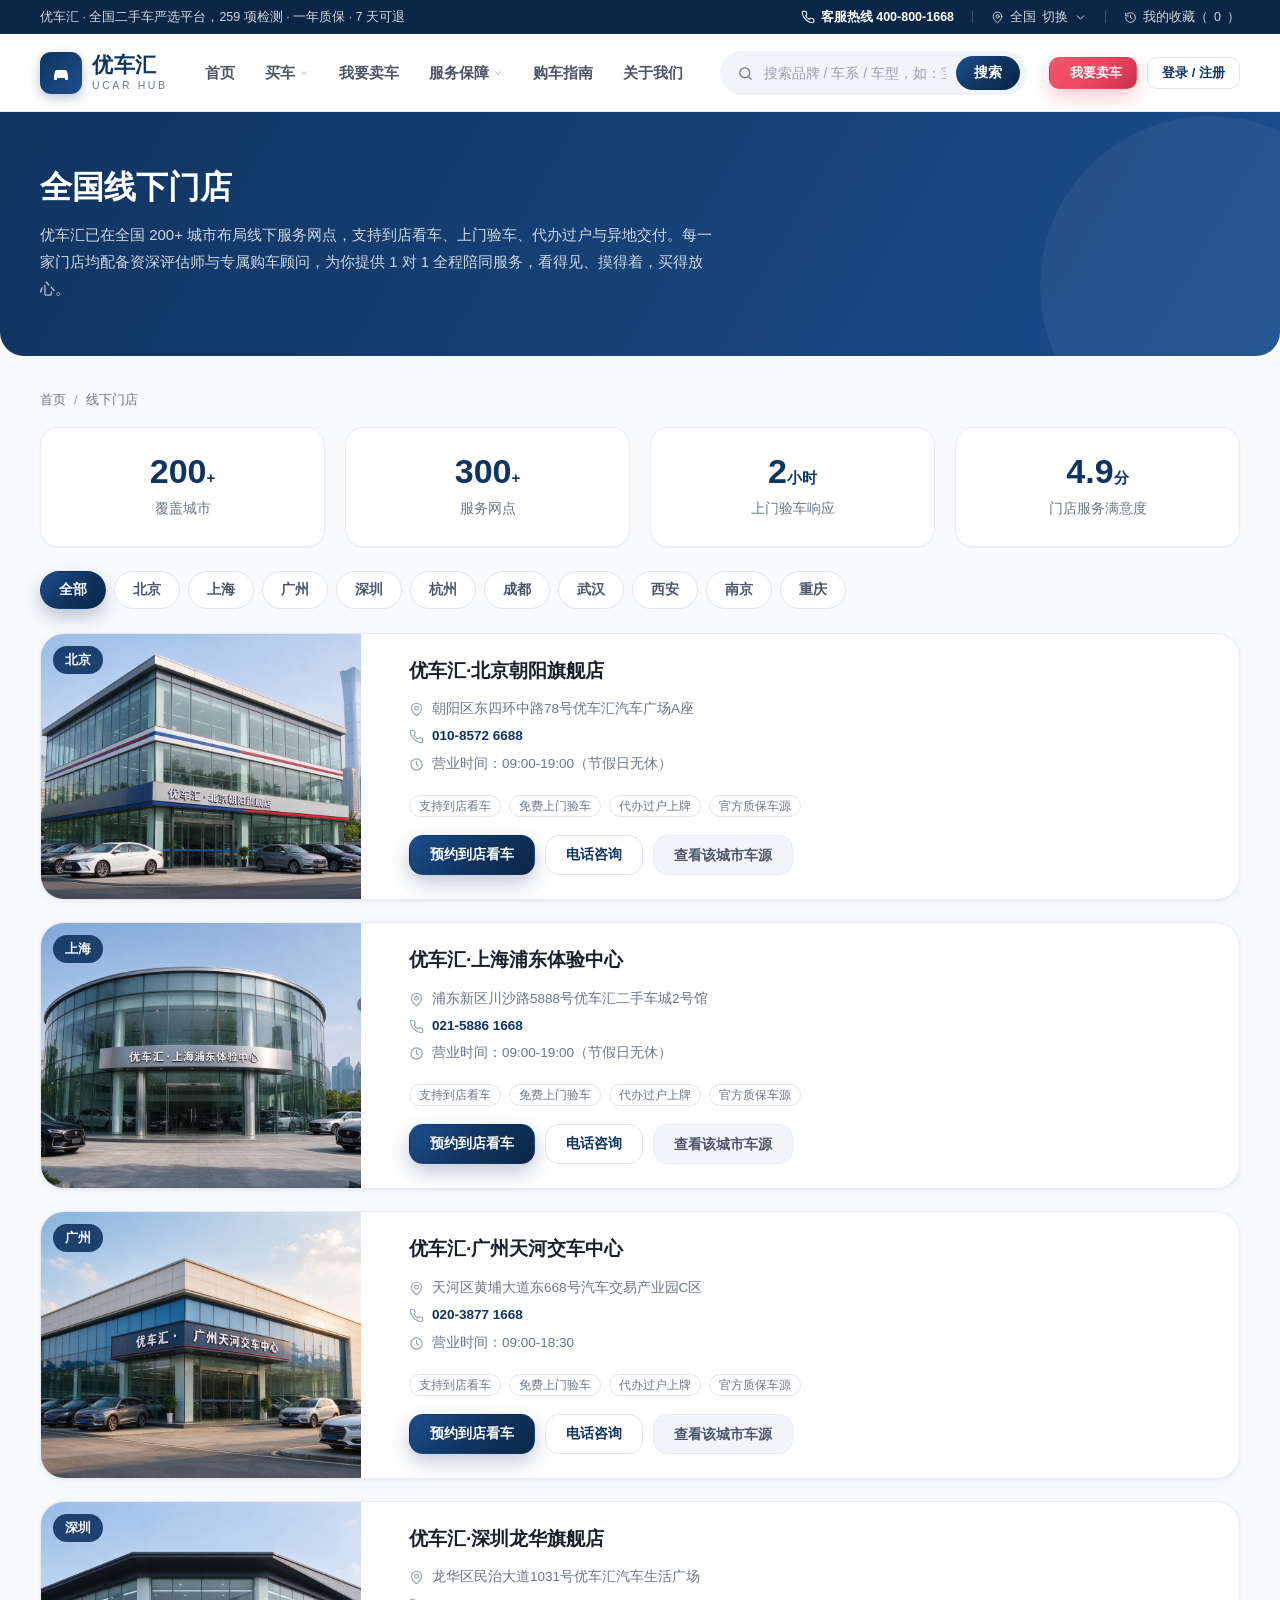
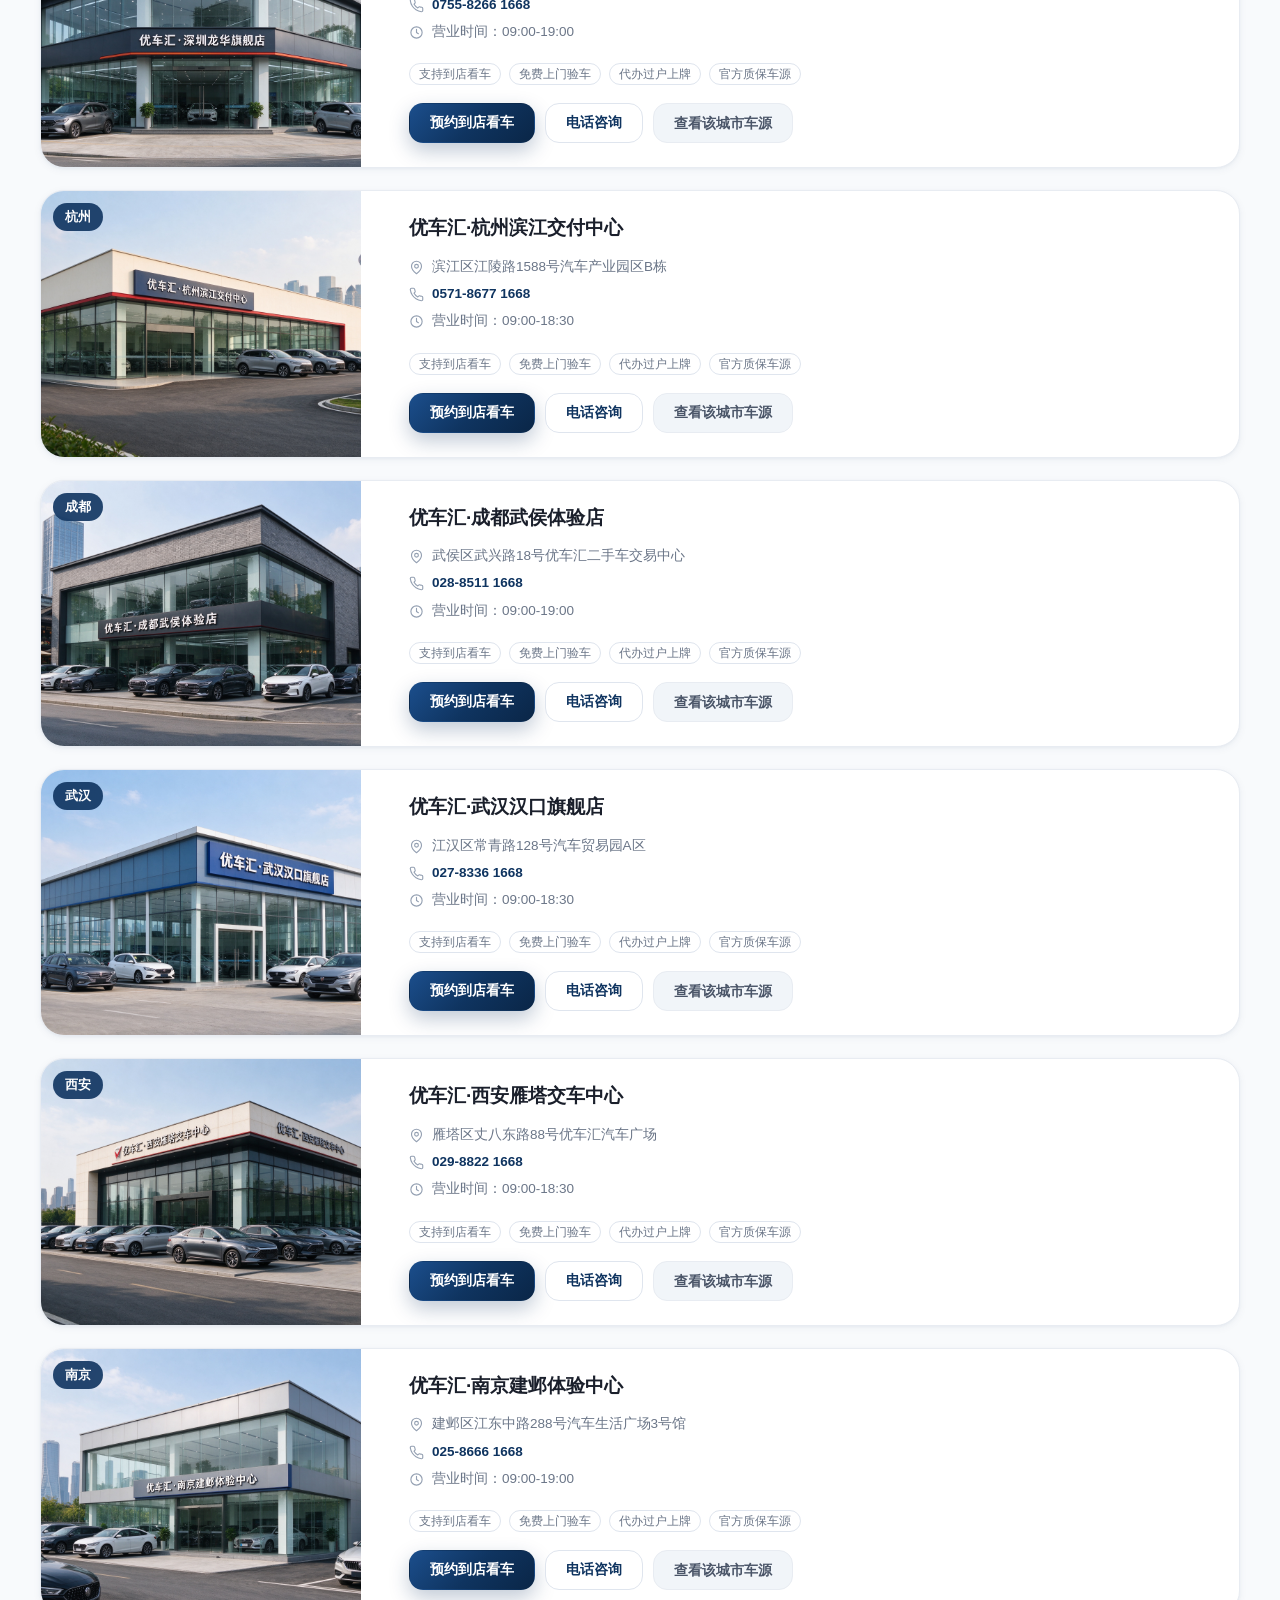
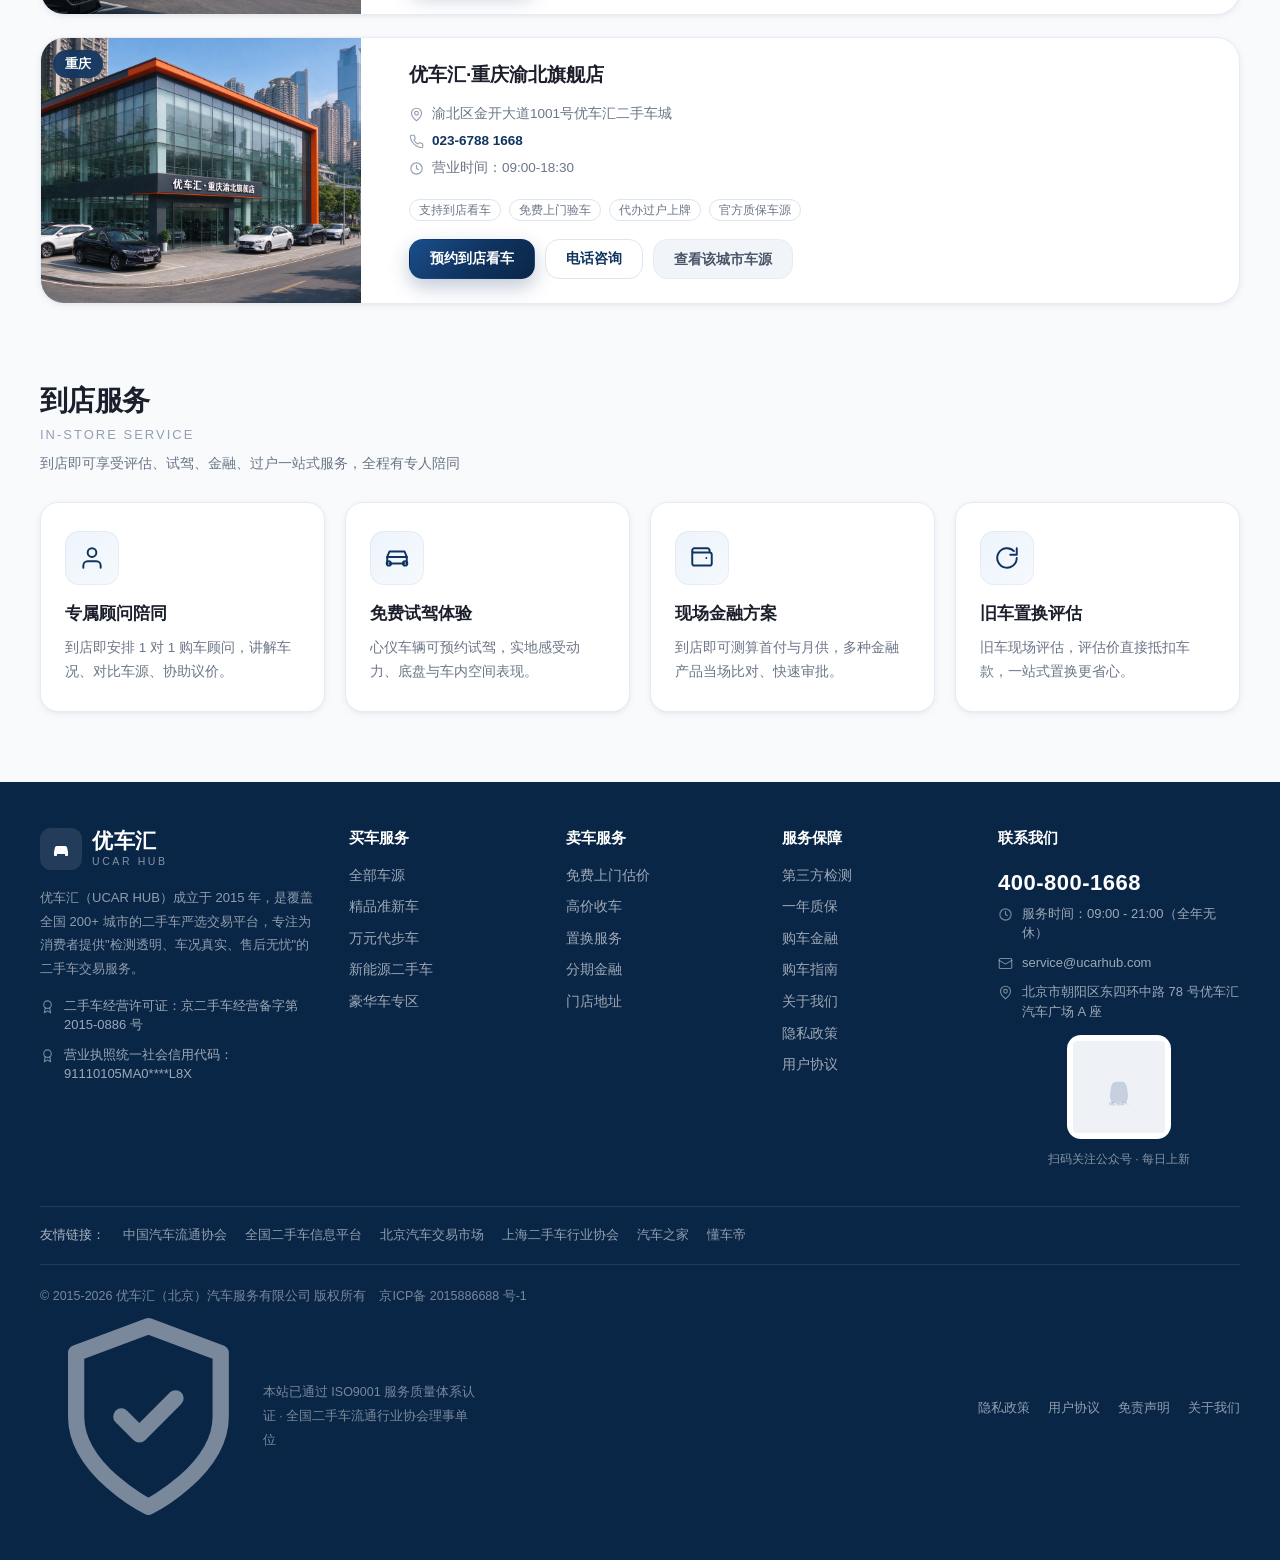
<file: store.html>
<!DOCTYPE html>
<html lang="zh-CN">
<head>
<meta charset="UTF-8">
<meta name="viewport" content="width=device-width, initial-scale=1.0">
<title>线下门店 - 全国200+城市服务网点 | 优车汇二手车</title>
<meta name="keywords" content="二手车门店,二手车交易市场,优车汇门店,二手车到店看车,二手车交易中心">
<meta name="description" content="优车汇全国线下门店，覆盖北京、上海、广州、深圳、杭州、成都、武汉、西安、南京、重庆等200+城市，支持到店看车、上门验车、代办过户与异地交付。">
<link rel="stylesheet" href="css/style.css">
</head>
<body data-page="store">

<!-- ============ 顶部导航（由 main.js 统一渲染） ============ -->
<header id="siteHeader"></header>

<main class="page-main">

  <!-- ===================== 页面 Hero ===================== -->
  <section class="static-hero">
    <div class="container">
      <h1>全国线下门店</h1>
      <p>优车汇已在全国 200+ 城市布局线下服务网点，支持到店看车、上门验车、代办过户与异地交付。每一家门店均配备资深评估师与专属购车顾问，为你提供 1 对 1 全程陪同服务，看得见、摸得着，买得放心。</p>
    </div>
  </section>

  <div class="container" style="padding-top:18px;padding-bottom:60px">

    <!-- 面包屑 -->
    <nav class="breadcrumb">
      <a href="index.html">首页</a><span class="sep">/</span>
      <span>线下门店</span>
    </nav>

    <!-- 门店服务数据 -->
    <div class="about-stats mb24" id="storeStats"><!-- JS 渲染 --></div>

    <!-- 城市快捷筛选 -->
    <div class="zone-tabs mb24" id="storeCityTabs"><!-- JS 渲染 --></div>

    <!-- 门店列表 -->
    <div id="storeList"><!-- JS 渲染门店大卡 --></div>

    <!-- 到店服务 -->
    <section class="section" style="padding-bottom:0">
      <div class="section-head">
        <div>
          <h2 class="section-title">到店服务<small>In-store Service</small></h2>
          <p class="section-sub">到店即可享受评估、试驾、金融、过户一站式服务，全程有专人陪同</p>
        </div>
      </div>
      <div class="service-grid" id="storeServices"><!-- JS 渲染 --></div>
    </section>

  </div>
</main>

<!-- ============ 页脚（由 main.js 统一渲染） ============ -->
<footer id="siteFooter"></footer>

<script src="js/data.js"></script>
<script src="js/main.js"></script>
<script src="js/pages.js"></script>
</body>
</html>
</file>
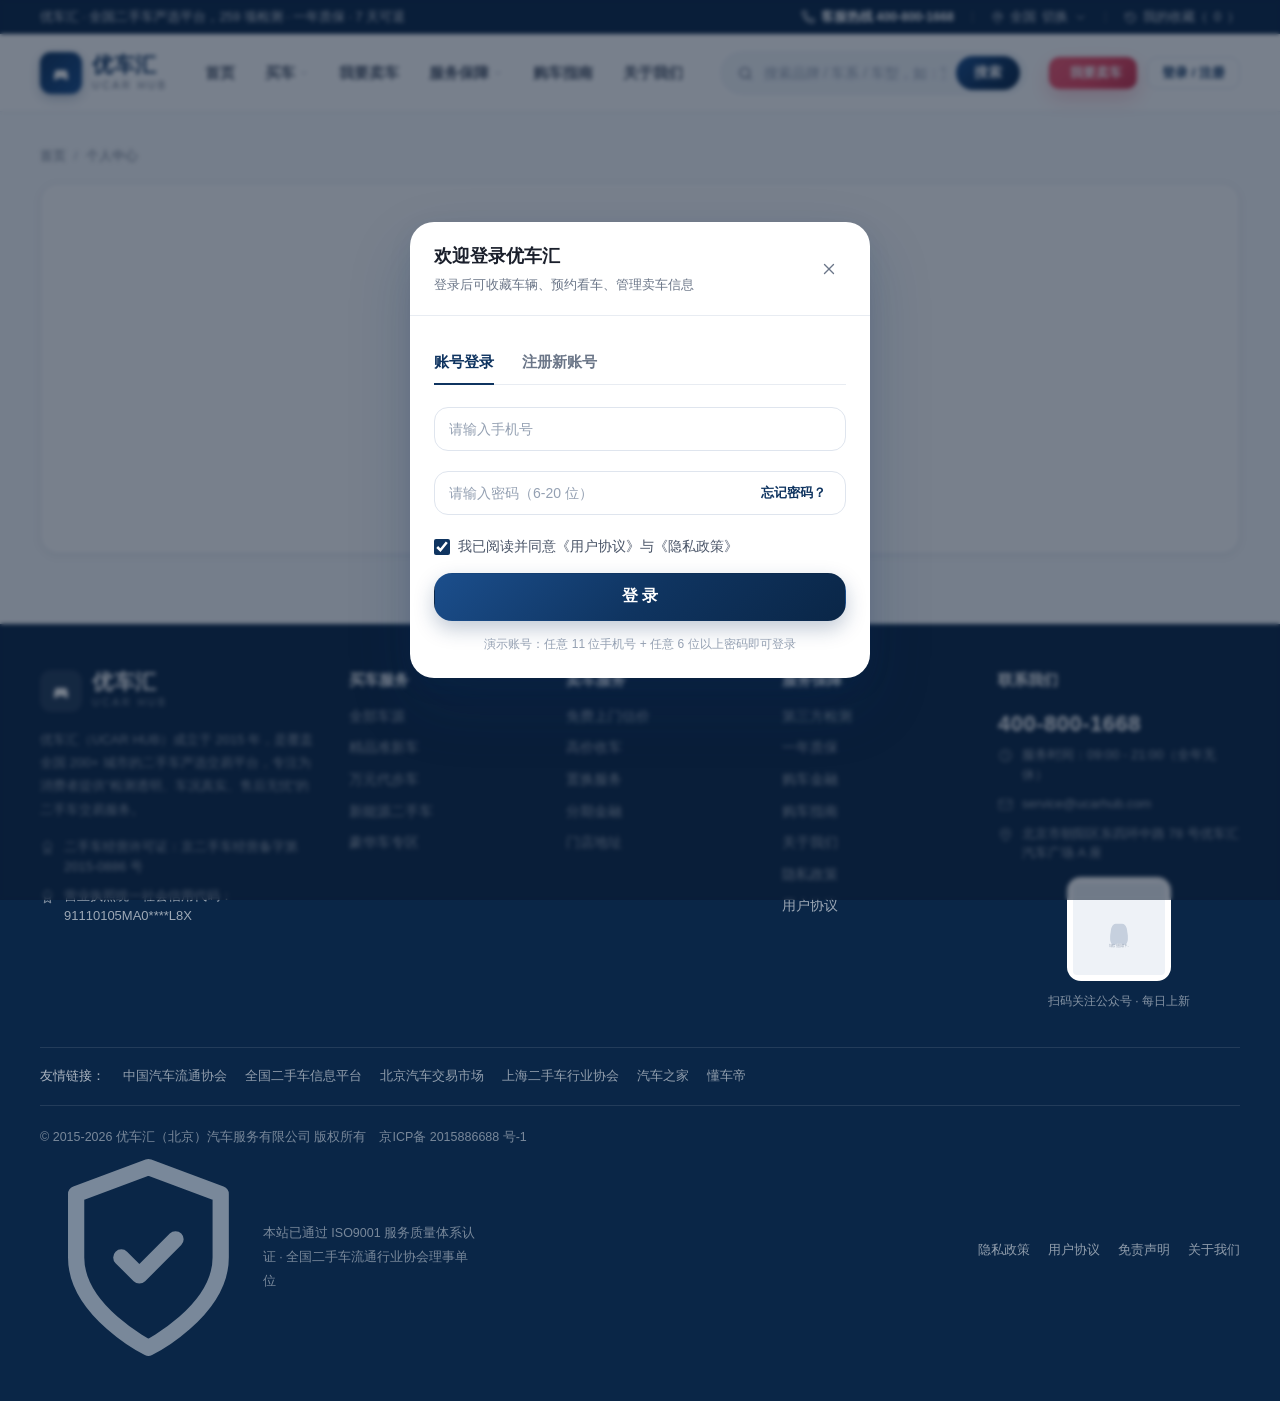
<file: user.html>
<!DOCTYPE html>
<html lang="zh-CN">
<head>
<meta charset="UTF-8">
<meta name="viewport" content="width=device-width, initial-scale=1.0">
<title>个人中心 - 我的收藏 / 预约记录 / 卖车信息 | 优车汇二手车</title>
<meta name="description" content="优车汇个人中心：查看我的收藏车辆、看车预约记录、浏览历史、我发布的卖车信息，并管理个人资料。">
<link rel="stylesheet" href="css/style.css">
</head>
<body data-page="user">

<!-- ============ 顶部导航 ============ -->
<header id="siteHeader"></header>

<main class="page-main">
  <div class="container" style="padding-top:18px;padding-bottom:60px">

    <nav class="breadcrumb">
      <a href="index.html">首页</a><span class="sep">/</span><span>个人中心</span>
    </nav>

    <!-- ============ 未登录提示（未登录时展示） ============ -->
    <div class="card" id="guestPanel" style="padding:60px 30px;text-align:center;display:none">
      <div class="empty-icon" style="width:96px;height:96px">
        <svg viewBox="0 0 24 24" fill="none" stroke="currentColor" stroke-width="1.6" stroke-linecap="round" stroke-linejoin="round"><path d="M20 21v-2a4 4 0 0 0-4-4H8a4 4 0 0 0-4 4v2"/><circle cx="12" cy="7" r="4"/></svg>
      </div>
      <div class="empty-title" style="font-size:19px">你还没有登录</div>
      <p style="color:var(--muted);margin:10px 0 24px">登录后可查看我的收藏、看车预约记录、浏览历史与卖车信息</p>
      <button class="btn btn-primary btn-lg" data-login>立即登录 / 注册</button>
    </div>

    <!-- ============ 个人中心主体（登录后展示） ============ -->
    <div class="user-layout" id="userLayout" style="display:none">

      <!-- 左侧菜单 -->
      <aside class="user-side">
        <div class="user-profile">
          <div class="ava" id="userAva">U</div>
          <div>
            <div class="u-name" id="userName">用户</div>
            <div class="u-phone" id="userPhone">—</div>
          </div>
        </div>
        <nav class="user-menu" id="userMenu">
          <a href="#overview" data-panel="overview">
            <svg viewBox="0 0 24 24" fill="none" stroke="currentColor" stroke-width="1.8" stroke-linecap="round" stroke-linejoin="round"><rect x="3" y="3" width="7" height="9" rx="1.5"/><rect x="14" y="3" width="7" height="5" rx="1.5"/><rect x="14" y="12" width="7" height="9" rx="1.5"/><rect x="3" y="16" width="7" height="5" rx="1.5"/></svg>
            个人概览</a>
          <a href="#fav" data-panel="fav"><svg viewBox="0 0 24 24" fill="none" stroke="currentColor" stroke-width="1.8" stroke-linecap="round" stroke-linejoin="round"><path d="M20.8 4.6a5.5 5.5 0 0 0-7.8 0L12 5.7l-1-1.1a5.5 5.5 0 0 0-7.8 7.8l1.1 1L12 21l7.7-7.6 1.1-1a5.5 5.5 0 0 0 0-7.8Z"/></svg>
            我的收藏 <span class="count" id="menuFavCount">0</span></a>
          <a href="#appt" data-panel="appt"><svg viewBox="0 0 24 24" fill="none" stroke="currentColor" stroke-width="1.8" stroke-linecap="round" stroke-linejoin="round"><rect x="3" y="5" width="18" height="16" rx="2"/><path d="M8 3v4"/><path d="M16 3v4"/><path d="M3 11h18"/></svg>
            看车预约记录 <span class="count" id="menuApptCount">0</span></a>
          <a href="#history" data-panel="history"><svg viewBox="0 0 24 24" fill="none" stroke="currentColor" stroke-width="1.8" stroke-linecap="round" stroke-linejoin="round"><path d="M3 12a9 9 0 1 0 3-6.7"/><path d="M3 4v5h5"/><path d="M12 8v4l3 2"/></svg>
            浏览历史 <span class="count" id="menuHisCount">0</span></a>
          <a href="#sale" data-panel="sale"><svg viewBox="0 0 24 24" fill="none" stroke="currentColor" stroke-width="1.8" stroke-linecap="round" stroke-linejoin="round"><path d="M12.6 2.6 21 11a2 2 0 0 1 0 2.8L13.8 21a2 2 0 0 1-2.8 0L2.6 12.6A2 2 0 0 1 2 11.2V4a2 2 0 0 1 2-2h7.2a2 2 0 0 1 1.4.6Z"/><circle cx="7.5" cy="7.5" r="1.5" fill="currentColor"/></svg>
            我发布的卖车信息 <span class="count" id="menuSaleCount">0</span></a>
          <a href="#profile" data-panel="profile"><svg viewBox="0 0 24 24" fill="none" stroke="currentColor" stroke-width="1.8" stroke-linecap="round" stroke-linejoin="round"><path d="M20 21v-2a4 4 0 0 0-4-4H8a4 4 0 0 0-4 4v2"/><circle cx="12" cy="7" r="4"/></svg>
            修改个人资料</a>
          <a href="javascript:;" id="logoutBtn"><svg viewBox="0 0 24 24" fill="none" stroke="currentColor" stroke-width="1.8" stroke-linecap="round" stroke-linejoin="round"><path d="M9 21H5a2 2 0 0 1-2-2V5a2 2 0 0 1 2-2h4"/><path d="m16 17 5-5-5-5"/><path d="M21 12H9"/></svg>
            退出登录</a>
        </nav>
      </aside>

      <!-- 右侧内容 -->
      <div class="user-content">

        <!-- 个人概览 -->
        <section class="user-panel active" id="panel-overview">
          <div class="stat-cards">
            <div class="stat-card"><div class="num" id="ovFav">0</div><div class="label">收藏车辆</div></div>
            <div class="stat-card accent"><div class="num" id="ovAppt">0</div><div class="label">看车预约</div></div>
            <div class="stat-card"><div class="num" id="ovHis">0</div><div class="label">浏览记录</div></div>
            <div class="stat-card"><div class="num" id="ovSale">0</div><div class="label">卖车信息</div></div>
          </div>
          <div class="card" style="padding:20px">
            <div class="info-card-head" style="margin-bottom:14px"><h3 style="font-size:16px">最近浏览</h3>
              <a class="section-more" href="#history" data-jump="history">全部记录 →</a></div>
            <div id="ovRecent"></div>
          </div>
        </section>

        <!-- 我的收藏 -->
        <section class="user-panel" id="panel-fav">
          <div class="info-card-head"><h3>我的收藏</h3><a class="section-more" href="list.html">继续逛车源 →</a></div>
          <div class="car-grid car-grid-3" id="favList"></div>
        </section>

        <!-- 看车预约记录 -->
        <section class="user-panel" id="panel-appt">
          <div class="info-card-head"><h3>看车预约记录</h3><span class="hint">门店顾问将在预约时间前与您电话确认</span></div>
          <div class="record-list" id="apptList"></div>
        </section>

        <!-- 浏览历史 -->
        <section class="user-panel" id="panel-history">
          <div class="info-card-head"><h3>浏览历史</h3>
            <span class="section-more" id="clearHis">清空浏览记录</span></div>
          <div class="record-list" id="hisList"></div>
        </section>

        <!-- 我发布的卖车信息 -->
        <section class="user-panel" id="panel-sale">
          <div class="info-card-head"><h3>我发布的卖车信息</h3>
            <a class="btn btn-accent btn-sm" href="sellcar.html">+ 发布卖车信息</a></div>
          <div class="record-list" id="saleList"></div>
        </section>

        <!-- 修改个人资料 -->
        <section class="user-panel" id="panel-profile">
          <div class="info-card-head"><h3>修改个人资料</h3></div>
          <form class="form-card" id="profileForm" style="border:none;box-shadow:none;padding:0">
            <div class="form-row">
              <div class="form-item"><label class="form-label">昵称<span class="req">*</span></label>
                <input class="form-control" name="name" placeholder="请输入昵称" data-rule="required"></div>
              <div class="form-item"><label class="form-label">手机号码</label>
                <input class="form-control" name="phone" disabled style="background:var(--bg-soft);color:var(--muted)"></div>
            </div>
            <div class="form-row">
              <div class="form-item"><label class="form-label">真实姓名</label>
                <input class="form-control" name="realName" placeholder="用于过户与合同签署（选填）"></div>
              <div class="form-item"><label class="form-label">所在城市</label>
                <select class="form-control" name="city" id="profileCity"></select></div>
            </div>
            <div class="form-row">
              <div class="form-item"><label class="form-label">意向品牌</label>
                <select class="form-control" name="intentBrand" id="profileBrand"></select></div>
              <div class="form-item"><label class="form-label">电子邮箱</label>
                <input class="form-control" name="email" placeholder="用于接收车辆报告（选填）"></div>
            </div>
            <div class="form-item"><label class="form-label">购车需求备注</label>
              <textarea class="form-control" name="remark" placeholder="如：预算 15 万以内、SUV、自动挡、车龄 5 年内"></textarea></div>
            <button type="submit" class="btn btn-primary btn-lg">保存修改</button>
          </form>
        </section>

      </div>
    </div>
  </div>
</main>

<!-- ============ 页脚 ============ -->
<footer id="siteFooter"></footer>

<script src="js/data.js"></script>
<script src="js/main.js"></script>
<script src="js/user.js"></script>
</body>
</html>
</file>
<file: css/style.css>
/* =============================================================================
 * style.css —— 优车汇二手车平台 · 全站统一设计系统
 * -----------------------------------------------------------------------------
 * 结构目录：
 *   01 变量与基础重置        02 通用组件（按钮/卡片/表单/标签）
 *   03 顶部导航与搜索联想     04 弹窗 / Toast / 加载骨架
 *   05 首页模块（Banner/品牌/车源/服务/门店/流程/资讯）
 *   06 列表页（筛选器/排序/分页）
 *   07 详情页（图集/报价/参数/检测/计算器/推荐）
 *   08 卖车页 / 个人中心 / 静态页
 *   09 页脚
 *   10 响应式适配（PC → 手机）
 * ========================================================================== */

/* ==========================================================================
 * 01 变量与基础重置
 * ======================================================================= */
:root {
  /* —— 品牌色 —— */
  --primary: #0F3460;          /* 主色：深蓝 */
  --primary-dark: #0A2647;
  --primary-light: #1B4E8C;
  --primary-lighter: #2E6BB0;
  --primary-soft: #EAF1FA;
  --primary-soft2: #F3F7FC;
  --accent: #E94560;           /* 辅助色：价格红 */
  --accent-dark: #C9304A;
  --accent-light: #F4576F;
  --accent-soft: #FDECEF;

  /* —— 渐变（现代轻奢质感） —— */
  --grad-primary: linear-gradient(135deg, #1B4E8C 0%, #0F3460 52%, #0A2647 100%);
  --grad-primary-hover: linear-gradient(135deg, #2E6BB0 0%, #1B4E8C 52%, #0F3460 100%);
  --grad-accent: linear-gradient(135deg, #F4576F 0%, #E94560 55%, #C9304A 100%);
  --grad-accent-hover: linear-gradient(135deg, #FF6A81 0%, #F4576F 55%, #E94560 100%);
  --grad-accent-soft: linear-gradient(135deg, #FFF0F3 0%, #FDECEF 100%);
  --grad-blue-soft: linear-gradient(135deg, #EEF4FC 0%, #F6FAFE 100%);
  --grad-deco: linear-gradient(135deg, rgba(46,107,176,.10) 0%, rgba(15,52,96,.02) 100%);

  /* —— 中性色 —— */
  --white: #FFFFFF;
  --bg: #F8FAFC;               /* 页面底色：极浅灰 */
  --bg-soft: #F1F5F9;
  --bg-soft2: #E9EFF6;
  --text: #1A1F2B;
  --text-2: #4A5568;
  --muted: #6B7688;
  --muted-2: #94A0B2;
  --line: #E8ECF2;
  --line-2: #DFE5EE;

  /* —— 功能色 —— */
  --success: #12A15E;
  --success-soft: #E8F7EF;
  --warning: #E08C1B;
  --warning-soft: #FDF5E7;
  --danger: #E94560;

  /* —— 圆角（大圆角，告别直角方块） —— */
  --radius-xs: 8px;
  --radius-sm: 10px;
  --radius: 14px;
  --radius-lg: 18px;
  --radius-xl: 24px;
  --radius-pill: 999px;

  /* —— 多层柔和阴影（分层悬浮立体感） —— */
  --shadow-xs: 0 1px 2px rgba(15, 52, 96, .05);
  --shadow-sm: 0 2px 8px rgba(15, 52, 96, .05), 0 1px 3px rgba(15, 52, 96, .04);
  --shadow: 0 8px 24px rgba(15, 52, 96, .08), 0 2px 8px rgba(15, 52, 96, .05);
  --shadow-lg: 0 18px 44px rgba(15, 52, 96, .14), 0 6px 16px rgba(15, 52, 96, .06);
  --shadow-xl: 0 28px 64px rgba(15, 52, 96, .20), 0 8px 24px rgba(15, 52, 96, .08);
  --shadow-hover: 0 22px 48px rgba(15, 52, 96, .16), 0 8px 18px rgba(15, 52, 96, .08);
  --shadow-primary: 0 8px 20px rgba(15, 52, 96, .26);
  --shadow-accent: 0 8px 20px rgba(233, 69, 96, .28);

  /* —— 布局 —— */
  --container: 1240px;
  --header-h: 112px;           /* 顶栏 34 + 主导航 78 */
  --trans: .25s cubic-bezier(.4, 0, .2, 1);
  --trans-spring: .3s cubic-bezier(.34, 1.56, .64, 1);

  --font: "PingFang SC", "HarmonyOS Sans SC", "Microsoft YaHei", "Hiragino Sans GB",
          "Helvetica Neue", Helvetica, Arial, "Noto Sans SC", sans-serif;
}

* { margin: 0; padding: 0; box-sizing: border-box; }

html { scroll-behavior: smooth; -webkit-text-size-adjust: 100%; }

body {
  font-family: var(--font);
  font-size: 14px;
  line-height: 1.6;
  color: var(--text);
  background: var(--bg);
  -webkit-font-smoothing: antialiased;
  -moz-osx-font-smoothing: grayscale;
}

a { color: inherit; text-decoration: none; transition: color var(--trans); }
a:hover { color: var(--primary); }
ul, ol { list-style: none; }
img { display: block; max-width: 100%; border: 0; }
button, input, select, textarea { font-family: inherit; font-size: inherit; color: inherit; outline: none; }
button { cursor: pointer; background: none; border: none; }
h1, h2, h3, h4, h5 { font-weight: 700; color: var(--text); line-height: 1.35; }
em, i { font-style: normal; }

/* 页面滚动条（商用风格细滚动条） */
::-webkit-scrollbar { width: 10px; height: 10px; }
::-webkit-scrollbar-track { background: var(--bg-soft); }
::-webkit-scrollbar-thumb { background: #C6D0DE; border-radius: 6px; border: 2px solid var(--bg-soft); }
::-webkit-scrollbar-thumb:hover { background: #A9B6C9; }

/* 容器与通用布局 */
.container { width: 100%; max-width: var(--container); margin: 0 auto; padding: 0 20px; }
.container-wide { max-width: 1440px; }
.flex { display: flex; }
.flex-between { display: flex; align-items: center; justify-content: space-between; }
.flex-center { display: flex; align-items: center; justify-content: center; }
.flex-1 { flex: 1; }
.hidden { display: none !important; }
.text-accent { color: var(--accent); }
.text-primary { color: var(--primary); }
.text-muted { color: var(--muted); }
.text-center { text-align: center; }
.mt8 { margin-top: 8px; } .mt16 { margin-top: 16px; } .mt24 { margin-top: 24px; }
.mb8 { margin-bottom: 8px; } .mb16 { margin-bottom: 16px; } .mb24 { margin-bottom: 24px; }

/* 主内容区（为固定头部留白） */
.page-main { min-height: 60vh; padding-top: var(--header-h); }
/* 首页首屏 Banner 为沉浸式全屏视觉，头部覆盖于 Banner 之上 */
body[data-page="index"] .page-main { padding-top: 0; }

/* ==========================================================================
 * 02 通用组件
 * ======================================================================= */
/* —— 按钮 —— */
.btn {
  display: inline-flex; align-items: center; justify-content: center; gap: 6px;
  height: 40px; padding: 0 20px; border-radius: var(--radius);
  font-size: 14px; font-weight: 600; white-space: nowrap;
  border: 1px solid transparent; user-select: none;
  transition: transform var(--trans), box-shadow var(--trans), background var(--trans),
              color var(--trans), border-color var(--trans), filter var(--trans);
}
.btn:active { transform: translateY(1px) scale(.99); }
.btn-primary { background: var(--grad-primary); color: #fff; box-shadow: var(--shadow-primary); }
.btn-primary:hover {
  background: var(--grad-primary-hover); color: #fff;
  box-shadow: 0 14px 30px rgba(15,52,96,.32); transform: translateY(-1px) scale(1.02); filter: brightness(1.04);
}
.btn-accent { background: var(--grad-accent); color: #fff; box-shadow: var(--shadow-accent); }
.btn-accent:hover {
  background: var(--grad-accent-hover); color: #fff;
  box-shadow: 0 14px 30px rgba(233,69,96,.36); transform: translateY(-1px) scale(1.02); filter: brightness(1.04);
}
.btn-outline { background: #fff; color: var(--primary); border-color: var(--line-2); }
.btn-outline:hover { border-color: var(--primary); color: var(--primary); background: var(--primary-soft); transform: translateY(-1px) scale(1.01); }
.btn-ghost { background: rgba(255,255,255,.14); color: #fff; border-color: rgba(255,255,255,.4); backdrop-filter: blur(6px); }
.btn-ghost:hover { background: rgba(255,255,255,.26); color: #fff; transform: translateY(-1px) scale(1.02); }
.btn-light { background: var(--bg-soft); color: var(--text-2); border-color: var(--line); }
.btn-light:hover { background: var(--bg-soft2); color: var(--text); transform: translateY(-1px) scale(1.01); }
.btn-lg { height: 48px; padding: 0 30px; font-size: 16px; border-radius: var(--radius-lg); }
.btn-sm { height: 32px; padding: 0 14px; font-size: 13px; border-radius: var(--radius-sm); }
.btn-xs { height: 26px; padding: 0 10px; font-size: 12px; border-radius: var(--radius-xs); }
.btn-block { width: 100%; }
.btn[disabled], .btn.is-disabled { opacity: .5; cursor: not-allowed; pointer-events: none; }

/* —— 标签 / 徽标 —— */
.tag {
  display: inline-flex; align-items: center; height: 22px; padding: 0 9px;
  font-size: 12px; border-radius: var(--radius-pill); white-space: nowrap; line-height: 1; font-weight: 500;
}
.tag-blue { background: var(--primary-soft); color: var(--primary); }
.tag-green { background: var(--success-soft); color: var(--success); }
.tag-red { background: var(--accent-soft); color: var(--accent); }
.tag-orange { background: var(--warning-soft); color: var(--warning); }
.tag-grey { background: var(--bg-soft2); color: var(--muted); }
.tag-line { background: #fff; color: var(--muted); border: 1px solid var(--line-2); }

.badge-dot { display: inline-block; width: 6px; height: 6px; border-radius: 50%; background: var(--accent); }

/* —— 卡片 —— */
.card {
  background: #fff; border-radius: var(--radius-lg); border: 1px solid var(--line);
  box-shadow: var(--shadow-sm);
  transition: box-shadow var(--trans), transform var(--trans), border-color var(--trans);
}
.card-hover:hover { transform: translateY(-2px); box-shadow: var(--shadow-hover); border-color: transparent; }

/* —— 区块标题 —— */
.section { padding: 56px 0; }
.section-soft {
  background: var(--bg-soft);
  /* 浅蓝 / 微红渐变点缀，避免大面积纯色死板 */
  background-image:
    radial-gradient(900px 380px at 100% 0%, rgba(46,107,176,.07), transparent 70%),
    radial-gradient(720px 340px at 0% 100%, rgba(233,69,96,.05), transparent 70%);
}
.section-head { display: flex; align-items: flex-end; justify-content: space-between; margin-bottom: 28px; gap: 16px; }
.section-title { font-size: 28px; font-weight: 800; letter-spacing: -.6px; }
.section-title small { display: block; font-size: 13px; font-weight: 500; color: var(--muted-2); letter-spacing: 2px; text-transform: uppercase; margin-top: 6px; }
.section-sub { color: var(--muted); font-size: 14px; margin-top: 8px; }
.section-more { color: var(--muted); font-size: 14px; display: inline-flex; align-items: center; gap: 4px; transition: color var(--trans); }
.section-more:hover { color: var(--accent); }

/* —— 表单 —— */
.form-item { margin-bottom: 20px; }
.form-label { display: block; font-size: 14px; font-weight: 600; color: var(--text-2); margin-bottom: 8px; }
.form-label .req { color: var(--accent); margin-left: 2px; }
.form-control {
  width: 100%; height: 44px; padding: 0 14px; border: 1px solid var(--line-2);
  border-radius: var(--radius); background: #fff; transition: all var(--trans); color: var(--text);
}
.form-control::placeholder { color: var(--muted-2); }
.form-control:focus { border-color: var(--primary); box-shadow: 0 0 0 4px rgba(15,52,96,.12); }
.form-control.is-error { border-color: var(--accent); box-shadow: 0 0 0 3px rgba(233,69,96,.1); }
textarea.form-control { height: auto; min-height: 96px; padding: 12px 14px; resize: vertical; line-height: 1.6; }
select.form-control {
  appearance: none; cursor: pointer; padding-right: 36px;
  background-image: url("data:image/svg+xml;charset=utf8,%3Csvg xmlns='http://www.w3.org/2000/svg' width='12' height='12' viewBox='0 0 24 24' fill='none' stroke='%236B7688' stroke-width='2.5' stroke-linecap='round'%3E%3Cpath d='M6 9l6 6 6-6'/%3E%3C/svg%3E");
  background-repeat: no-repeat; background-position: right 14px center;
}
.form-row { display: grid; grid-template-columns: 1fr 1fr; gap: 16px; }
.form-row-3 { display: grid; grid-template-columns: repeat(3, 1fr); gap: 16px; }
.form-tip { font-size: 12px; color: var(--muted-2); margin-top: 6px; }
.form-error { font-size: 12px; color: var(--accent); margin-top: 6px; display: none; }
.form-item.has-error .form-error { display: block; }

/* 自定义复选框 / 单选框 */
.checkbox { display: inline-flex; align-items: center; gap: 8px; cursor: pointer; font-size: 14px; color: var(--text-2); }
.checkbox input { width: 16px; height: 16px; accent-color: var(--primary); cursor: pointer; }
.radio-group { display: flex; flex-wrap: wrap; gap: 12px; }
.radio-pill {
  position: relative; display: inline-flex; align-items: center; justify-content: center;
  min-width: 84px; height: 40px; padding: 0 16px; border: 1px solid var(--line-2);
  border-radius: var(--radius-pill); cursor: pointer; font-size: 14px; color: var(--text-2); transition: all var(--trans);
}
.radio-pill input { position: absolute; opacity: 0; pointer-events: none; }
.radio-pill:hover { border-color: var(--primary); color: var(--primary); }
.radio-pill.active, .radio-pill:has(input:checked) {
  border-color: transparent; background: var(--grad-blue-soft); color: var(--primary); font-weight: 600;
  box-shadow: inset 0 0 0 1.5px var(--primary), 0 4px 12px rgba(15,52,96,.10);
}

/* 面包屑 */
.breadcrumb { display: flex; align-items: center; gap: 8px; font-size: 13px; color: var(--muted); padding: 16px 0; flex-wrap: wrap; }
.breadcrumb a:hover { color: var(--primary); }
.breadcrumb .sep { color: var(--muted-2); }

/* 空状态 */
.empty { text-align: center; padding: 70px 20px; color: var(--muted); }
.empty-icon { width: 88px; height: 88px; margin: 0 auto 18px; border-radius: 50%; background: var(--bg-soft2); display: flex; align-items: center; justify-content: center; }
.empty-icon svg { width: 40px; height: 40px; stroke: var(--muted-2); }
.empty-title { font-size: 16px; color: var(--text-2); font-weight: 600; margin-bottom: 6px; }

/* ==========================================================================
 * 03 顶部导航与搜索联想
 * ======================================================================= */
.app-header {
  position: fixed; top: 0; left: 0; right: 0; z-index: 900;
  background: #fff; transition: box-shadow var(--trans);
}
.app-header.is-stuck { box-shadow: 0 4px 20px rgba(15,52,96,.1); }

/* 顶部细栏 */
.topbar {
  height: 34px; background: var(--primary-dark); color: rgba(255,255,255,.82);
  font-size: 12.5px; border-bottom: 1px solid rgba(255,255,255,.08);
}
.topbar .container { height: 34px; display: flex; align-items: center; justify-content: space-between; }
.topbar-left, .topbar-right { display: flex; align-items: center; gap: 18px; }
.topbar-item { display: inline-flex; align-items: center; gap: 6px; }
.topbar-item svg { width: 13px; height: 13px; stroke: currentColor; }
.topbar a:hover { color: #fff; }
.topbar .divider { width: 1px; height: 12px; background: rgba(255,255,255,.2); }
.topbar .hotline { color: #fff; font-weight: 600; }
.topbar .hotline svg { width: 14px; height: 14px; }

/* 主导航 */
.navbar { height: 78px; background: #fff; border-bottom: 1px solid var(--line); }
.navbar .container { height: 78px; display: flex; align-items: center; gap: 22px; }

/* Logo */
.logo { display: flex; align-items: center; gap: 10px; flex-shrink: 0; }
.logo-mark {
  width: 42px; height: 42px; border-radius: 11px; flex-shrink: 0;
  background: linear-gradient(135deg, var(--primary) 0%, var(--primary-light) 100%);
  display: flex; align-items: center; justify-content: center;
  box-shadow: 0 4px 12px rgba(15,52,96,.28);
}
.logo-mark svg { width: 24px; height: 24px; fill: #fff; }
.logo-text strong { display: block; font-size: 21px; font-weight: 800; color: var(--primary); letter-spacing: .5px; line-height: 1.15; }
.logo-text span { display: block; font-size: 10.5px; color: var(--muted); letter-spacing: 2.6px; }

/* 菜单 */
.nav-menu { display: flex; align-items: center; height: 78px; }
.nav-item { position: relative; height: 78px; display: flex; align-items: center; }
.nav-item > a {
  display: flex; align-items: center; gap: 4px; height: 78px; padding: 0 15px;
  font-size: 15px; font-weight: 600; color: var(--text-2); position: relative;
}
.nav-item > a::after {
  content: ''; position: absolute; left: 15px; right: 15px; bottom: 0; height: 3px;
  background: var(--accent); border-radius: 3px 3px 0 0; transform: scaleX(0); transition: transform var(--trans);
}
.nav-item:hover > a, .nav-item.active > a { color: var(--primary); }
.nav-item:hover > a::after, .nav-item.active > a::after { transform: scaleX(1); }
.nav-item .caret { width: 10px; height: 10px; stroke: var(--muted-2); transition: transform var(--trans); }
.nav-item:hover .caret { transform: rotate(180deg); stroke: var(--primary); }

/* 下拉面板 */
.dropdown {
  position: absolute; top: 78px; left: 0; min-width: 200px; padding: 10px;
  background: #fff; border-radius: 0 0 var(--radius-lg) var(--radius-lg);
  box-shadow: var(--shadow-lg); border: 1px solid var(--line); border-top: none;
  opacity: 0; visibility: hidden; transform: translateY(8px); transition: all var(--trans); z-index: 20;
}
.nav-item:hover .dropdown { opacity: 1; visibility: visible; transform: translateY(0); }
.dropdown a { display: block; padding: 9px 14px; border-radius: var(--radius-sm); font-size: 14px; color: var(--text-2); }
.dropdown a:hover { background: var(--primary-soft); color: var(--primary); }

/* 搜索框 + 联想 */
.nav-search { position: relative; flex: 1; max-width: 340px; margin-left: auto; }
.search-box { display: flex; align-items: center; height: 44px; background: var(--bg-soft); border: 1.5px solid transparent; border-radius: 22px; padding: 0 6px 0 16px; transition: all var(--trans); }
.search-box:focus-within { background: #fff; border-color: var(--primary); box-shadow: 0 0 0 4px rgba(15,52,96,.08); }
.search-box svg.search-icon { width: 17px; height: 17px; stroke: var(--muted); flex-shrink: 0; }
.search-box input { flex: 1; height: 100%; border: none; background: transparent; padding: 0 10px; font-size: 14px; }
.search-box input::placeholder { color: var(--muted-2); }
.search-submit {
  height: 34px; padding: 0 18px; border-radius: var(--radius-pill); background: var(--grad-primary); color: #fff;
  font-size: 14px; font-weight: 600; transition: all var(--trans);
}
.search-submit:hover { background: var(--grad-primary-hover); box-shadow: var(--shadow-primary); transform: scale(1.03); }

.suggest-list {
  position: absolute; top: 52px; left: 0; right: 0; background: #fff;
  border-radius: var(--radius); box-shadow: var(--shadow-lg); border: 1px solid var(--line);
  padding: 8px; max-height: 380px; overflow-y: auto; display: none; z-index: 30;
}
.suggest-list.show { display: block; }
.suggest-label { font-size: 12px; color: var(--muted-2); padding: 8px 12px 4px; }
.suggest-item { display: flex; align-items: center; justify-content: space-between; padding: 9px 12px; border-radius: var(--radius-sm); cursor: pointer; font-size: 14px; }
.suggest-item:hover, .suggest-item.active { background: var(--primary-soft); }
.suggest-item .s-name em { color: var(--accent); font-weight: 600; }
.suggest-item .s-price { color: var(--accent); font-weight: 700; font-size: 13px; }
.suggest-item .s-tag { font-size: 12px; color: var(--muted); }

/* 右侧操作区 */
.nav-actions { display: flex; align-items: center; gap: 10px; flex-shrink: 0; }
.nav-user { display: flex; align-items: center; gap: 8px; padding: 4px 10px 4px 4px; border-radius: 22px; cursor: pointer; transition: background var(--trans); }
.nav-user:hover { background: var(--bg-soft); }
.nav-avatar {
  width: 32px; height: 32px; border-radius: 50%; background: linear-gradient(135deg, var(--primary), var(--primary-light));
  color: #fff; display: flex; align-items: center; justify-content: center; font-size: 14px; font-weight: 700;
}
.nav-user:hover .nav-username { color: var(--primary); }
.nav-username { font-size: 14px; font-weight: 600; color: var(--text-2); }

/* 移动端汉堡按钮 */
.mobile-toggle { display: none; width: 40px; height: 40px; border-radius: var(--radius-sm); align-items: center; justify-content: center; }
.mobile-toggle svg { width: 22px; height: 22px; stroke: var(--text); }

/* 移动端抽屉 */
.drawer-mask { position: fixed; inset: 0; background: rgba(10,25,47,.5); z-index: 990; opacity: 0; visibility: hidden; transition: all var(--trans); }
.drawer-mask.show { opacity: 1; visibility: visible; }
.drawer {
  position: fixed; top: 0; right: 0; bottom: 0; width: 300px; max-width: 86vw; background: #fff; z-index: 991;
  transform: translateX(100%); transition: transform var(--trans); display: flex; flex-direction: column; overflow-y: auto;
}
.drawer.show { transform: translateX(0); }
.drawer-head { display: flex; align-items: center; justify-content: space-between; padding: 16px 18px; border-bottom: 1px solid var(--line); }
.drawer-close { width: 34px; height: 34px; border-radius: 50%; background: var(--bg-soft); display: flex; align-items: center; justify-content: center; }
.drawer-close svg { width: 18px; height: 18px; stroke: var(--text-2); }
.drawer-menu { padding: 10px; }
.drawer-menu > a { display: block; padding: 13px 14px; border-radius: var(--radius-sm); font-size: 15px; font-weight: 600; color: var(--text-2); }
.drawer-menu > a:hover, .drawer-menu > a.active { background: var(--primary-soft); color: var(--primary); }
.drawer-menu .sub { padding-left: 14px; }
.drawer-menu .sub a { display: block; padding: 9px 14px; font-size: 14px; color: var(--muted); }
.drawer-menu .sub a:hover { color: var(--primary); }
.drawer-search { padding: 0 18px 16px; }

/* ==========================================================================
 * 04 弹窗 / Toast / 加载骨架
 * ======================================================================= */
.modal-mask {
  position: fixed; inset: 0; background: rgba(10,25,47,.55); backdrop-filter: blur(2px);
  z-index: 1000; display: flex; align-items: center; justify-content: center; padding: 20px;
  opacity: 0; visibility: hidden; transition: all var(--trans);
}
.modal-mask.show { opacity: 1; visibility: visible; }
.modal {
  background: #fff; border-radius: var(--radius-xl); box-shadow: var(--shadow-xl);
  width: 100%; max-width: 460px; max-height: 90vh; display: flex; flex-direction: column;
  transform: translateY(20px) scale(.97); transition: transform var(--trans);
}
.modal-mask.show .modal { transform: translateY(0) scale(1); }
.modal-lg { max-width: 720px; }
.modal-xl { max-width: 1040px; }
.modal-head { display: flex; align-items: center; justify-content: space-between; padding: 20px 24px; border-bottom: 1px solid var(--line); }
.modal-title { font-size: 18px; font-weight: 700; }
.modal-sub { font-size: 13px; color: var(--muted); margin-top: 4px; }
.modal-close { width: 34px; height: 34px; border-radius: 50%; display: flex; align-items: center; justify-content: center; transition: background var(--trans); flex-shrink: 0; }
.modal-close:hover { background: var(--bg-soft); }
.modal-close svg { width: 18px; height: 18px; stroke: var(--muted); }
.modal-body { padding: 24px; overflow-y: auto; }
.modal-foot { padding: 16px 24px; border-top: 1px solid var(--line); display: flex; gap: 12px; justify-content: flex-end; }

/* 登录弹窗 */
.auth-tabs { display: flex; gap: 28px; border-bottom: 1px solid var(--line); margin-bottom: 22px; }
.auth-tab { padding: 10px 0; font-size: 15px; font-weight: 600; color: var(--muted); position: relative; }
.auth-tab::after { content: ''; position: absolute; left: 0; right: 0; bottom: -1px; height: 2px; background: var(--primary); transform: scaleX(0); transition: transform var(--trans); }
.auth-tab.active { color: var(--primary); }
.auth-tab.active::after { transform: scaleX(1); }
.auth-panel { display: none; }
.auth-panel.active { display: block; }
.auth-extra { display: flex; align-items: center; justify-content: space-between; font-size: 13px; margin-bottom: 18px; }
.auth-extra a { color: var(--primary); }
.code-send { position: absolute; right: 10px; top: 50%; transform: translateY(-50%); font-size: 13px; color: var(--primary); font-weight: 600; padding: 6px 10px; border-radius: 4px; }
.code-send:hover { background: var(--primary-soft); }
.code-send.disabled { color: var(--muted-2); pointer-events: none; }
.input-affix { position: relative; }

/* 图片全屏预览 */
.lightbox {
  position: fixed; inset: 0; background: rgba(6,14,28,.94); z-index: 1100;
  display: flex; align-items: center; justify-content: center;
  opacity: 0; visibility: hidden; transition: all var(--trans);
}
.lightbox.show { opacity: 1; visibility: visible; }
.lightbox img { max-width: 92vw; max-height: 82vh; border-radius: var(--radius); object-fit: contain; background: #0e1b30; }
.lightbox-close { position: absolute; top: 24px; right: 28px; width: 46px; height: 46px; border-radius: 50%; background: rgba(255,255,255,.12); display: flex; align-items: center; justify-content: center; }
.lightbox-close:hover { background: rgba(255,255,255,.24); }
.lightbox-close svg { width: 22px; height: 22px; stroke: #fff; }
.lightbox-nav { position: absolute; top: 50%; transform: translateY(-50%); width: 54px; height: 54px; border-radius: 50%; background: rgba(255,255,255,.12); display: flex; align-items: center; justify-content: center; }
.lightbox-nav:hover { background: rgba(255,255,255,.26); }
.lightbox-nav svg { width: 26px; height: 26px; stroke: #fff; }
.lightbox-prev { left: 30px; } .lightbox-next { right: 30px; }
.lightbox-counter { position: absolute; bottom: 30px; left: 50%; transform: translateX(-50%); color: rgba(255,255,255,.85); font-size: 14px; letter-spacing: 1px; background: rgba(255,255,255,.1); padding: 6px 16px; border-radius: 20px; }

/* Toast 轻提示 */
.toast-wrap { position: fixed; top: 90px; left: 50%; transform: translateX(-50%); z-index: 1200; display: flex; flex-direction: column; gap: 10px; align-items: center; pointer-events: none; }
.toast {
  display: flex; align-items: center; gap: 10px; background: #fff; color: var(--text);
  padding: 12px 20px; border-radius: 30px; box-shadow: var(--shadow-lg); font-size: 14px; font-weight: 500;
  border: 1px solid var(--line); animation: toastIn .3s ease;
}
.toast svg { width: 18px; height: 18px; flex-shrink: 0; }
.toast.success svg { stroke: var(--success); }
.toast.error svg { stroke: var(--accent); }
.toast.info svg { stroke: var(--primary); }
.toast.hide { animation: toastOut .3s ease forwards; }
@keyframes toastIn { from { opacity: 0; transform: translateY(-14px); } to { opacity: 1; transform: translateY(0); } }
@keyframes toastOut { to { opacity: 0; transform: translateY(-14px); } }

/* 图片加载骨架 / 兜底 */
.img-wrap { position: relative; overflow: hidden; background: var(--bg-soft2); }
.img-wrap img { width: 100%; height: 100%; object-fit: cover; transition: transform .5s ease, opacity .4s ease; opacity: 0; }
.img-wrap img.loaded { opacity: 1; }
.img-wrap::before {
  content: ''; position: absolute; inset: 0;
  background: linear-gradient(90deg, #EEF2F7 25%, #F7F9FC 37%, #EEF2F7 63%);
  background-size: 400% 100%; animation: shimmer 1.4s ease infinite;
}
.img-wrap.ready::before { display: none; }
@keyframes shimmer { 0% { background-position: 100% 50%; } 100% { background-position: 0 50%; } }

/* ==========================================================================
 * 05 首页模块
 * ======================================================================= */
/* —— 首屏 Banner —— */
.banner { position: relative; height: 520px; overflow: hidden; background: var(--primary-dark); border-radius: 0 0 var(--radius-xl) var(--radius-xl); }
.banner-track { display: flex; height: 100%; transition: transform .6s cubic-bezier(.4,0,.2,1); }
.banner-slide { position: relative; min-width: 100%; height: 100%; }
.banner-slide img { width: 100%; height: 100%; object-fit: cover; }
.banner-slide::after {
  content: ''; position: absolute; inset: 0;
  background: linear-gradient(100deg, rgba(10,38,71,.94) 0%, rgba(10,38,71,.78) 42%, rgba(10,38,71,.28) 72%, rgba(10,38,71,.1) 100%);
}
.banner-content {
  position: absolute; inset: 0; z-index: 2; display: flex; flex-direction: column; justify-content: center;
  max-width: var(--container); margin: 0 auto; padding: 0 20px 86px; width: 100%;
}
.banner-tag {
  display: inline-flex; align-items: center; align-self: flex-start; gap: 8px; height: 32px; padding: 0 16px;
  background: rgba(233,69,96,.16); border: 1px solid rgba(233,69,96,.5); color: #FF8CA0;
  border-radius: 20px; font-size: 13px; font-weight: 600; letter-spacing: .5px; margin-bottom: 20px;
}
.banner-title { font-size: 46px; color: #fff; line-height: 1.2; letter-spacing: -1px; margin-bottom: 16px; max-width: 620px; }
.banner-desc { font-size: 16px; color: rgba(255,255,255,.8); margin-bottom: 32px; max-width: 540px; line-height: 1.7; }
.banner-actions { display: flex; gap: 14px; flex-wrap: wrap; }

.banner-arrow {
  position: absolute; top: 50%; transform: translateY(-50%); z-index: 4; width: 46px; height: 46px;
  border-radius: 50%; background: rgba(255,255,255,.14); backdrop-filter: blur(8px);
  display: flex; align-items: center; justify-content: center; transition: all var(--trans); opacity: 0;
}
.banner:hover .banner-arrow { opacity: 1; }
.banner-arrow:hover { background: rgba(255,255,255,.3); }
.banner-arrow svg { width: 22px; height: 22px; stroke: #fff; }
.banner-prev { left: 26px; } .banner-next { right: 26px; }
.banner-dots { position: absolute; bottom: 92px; left: 50%; transform: translateX(-50%); z-index: 4; display: flex; gap: 10px; }
.banner-dot { width: 10px; height: 10px; border-radius: var(--radius-pill); background: rgba(255,255,255,.4); transition: all var(--trans); }
.banner-dot:hover { background: rgba(255,255,255,.7); }
.banner-dot.active { width: 28px; border-radius: var(--radius-pill); background: var(--grad-accent); box-shadow: 0 4px 12px rgba(233,69,96,.5); }

/* Banner 底部数据条 */
.banner-stats {
  position: absolute; bottom: -1px; left: 0; right: 0; z-index: 5; background: rgba(10,38,71,.55);
  backdrop-filter: blur(10px); border-top: 1px solid rgba(255,255,255,.1);
}
.banner-stats .container { display: flex; align-items: center; justify-content: space-around; padding-top: 16px; padding-bottom: 16px; }
.banner-stat { text-align: center; color: #fff; }
.banner-stat b { display: block; font-size: 24px; font-weight: 800; letter-spacing: -.5px; }
.banner-stat b em { font-size: 13px; font-weight: 500; margin-left: 2px; color: rgba(255,255,255,.7); }
.banner-stat span { font-size: 12.5px; color: rgba(255,255,255,.62); }

/* —— 快捷筛选栏（品牌入口） —— */
.quick-filter { background: #fff; border-bottom: 1px solid var(--line); box-shadow: var(--shadow-sm); position: relative; z-index: 6; }
.quick-filter .container { display: flex; align-items: center; gap: 14px; padding-top: 20px; padding-bottom: 20px; }
.quick-label { font-size: 14px; font-weight: 700; color: var(--text-2); flex-shrink: 0; display: flex; align-items: center; gap: 6px; }
.brand-scroller { flex: 1; display: flex; gap: 10px; overflow-x: auto; padding-bottom: 4px; scrollbar-width: thin; }
.brand-scroller::-webkit-scrollbar { height: 5px; }
.brand-chip {
  flex-shrink: 0; display: flex; flex-direction: column; align-items: center; gap: 6px;
  width: 76px; padding: 12px 6px; border-radius: var(--radius-lg); border: 1px solid var(--line);
  background: #fff; transition: all var(--trans-spring); cursor: pointer;
}
.brand-chip:hover {
  border-color: var(--primary-light); transform: translateY(-2px) scale(1.05);
  box-shadow: var(--shadow); background: var(--grad-blue-soft);
}
.brand-logo {
  width: 40px; height: 40px; border-radius: 12px; display: flex; align-items: center; justify-content: center;
  color: #fff; font-size: 17px; font-weight: 800; letter-spacing: -.5px;
}
.brand-chip .b-name { font-size: 12.5px; color: var(--text-2); font-weight: 500; }
.brand-chip .b-count { font-size: 11px; color: var(--muted-2); }
.brand-chip.more .brand-logo { background: var(--bg-soft2) !important; color: var(--muted); }

/* —— 车源分区 Tab 卡 —— */
.zone-tabs { display: flex; gap: 8px; flex-wrap: wrap; }
.zone-tab {
  display: inline-flex; align-items: center;
  height: 38px; padding: 0 18px; border-radius: var(--radius-pill); border: 1px solid var(--line-2); background: #fff;
  font-size: 14px; font-weight: 600; color: var(--text-2); transition: all var(--trans);
}
.zone-tab:hover { border-color: var(--primary); color: var(--primary); background: var(--grad-blue-soft); }
.zone-tab.active {
  background: var(--grad-primary); border-color: transparent; color: #fff;
  box-shadow: 0 8px 18px rgba(15,52,96,.26);
}

/* —— 车源卡片（全站统一） —— */
.car-grid { display: grid; grid-template-columns: repeat(4, 1fr); gap: 20px; }
.car-grid-3 { grid-template-columns: repeat(3, 1fr); }
.car-grid-5 { grid-template-columns: repeat(5, 1fr); }

.car-card {
  background: #fff; border-radius: var(--radius-lg); border: 1px solid var(--line);
  overflow: hidden; display: flex; flex-direction: column; position: relative;
  box-shadow: var(--shadow-sm);
  transition: transform var(--trans), box-shadow var(--trans), border-color var(--trans);
}
.car-card:hover { transform: translateY(-4px); box-shadow: var(--shadow-hover); border-color: transparent; }
.car-thumb { position: relative; padding-top: 66%; background: var(--bg-soft2); overflow: hidden; }
.car-thumb img { position: absolute; inset: 0; width: 100%; height: 100%; object-fit: cover; transition: transform .5s ease; }
.car-card:hover .car-thumb img { transform: scale(1.06); }
.car-thumb .car-badge {
  position: absolute; top: 10px; left: 10px; z-index: 2; display: flex; gap: 6px; flex-wrap: wrap; max-width: calc(100% - 60px);
}
.car-thumb .car-fav {
  position: absolute; top: 10px; right: 10px; z-index: 3; width: 34px; height: 34px; border-radius: 50%;
  background: rgba(255,255,255,.92); backdrop-filter: blur(4px); display: flex; align-items: center; justify-content: center;
  box-shadow: var(--shadow-xs); transition: all var(--trans);
}
.car-fav:hover { transform: scale(1.1); background: #fff; }
.car-fav svg { width: 18px; height: 18px; stroke: var(--muted); fill: none; transition: all var(--trans); }
.car-fav.active svg { stroke: var(--accent); fill: var(--accent); }
.car-thumb .car-count {
  position: absolute; right: 10px; bottom: 10px; z-index: 2; background: rgba(0,0,0,.55); color: #fff;
  font-size: 12px; padding: 3px 9px; border-radius: var(--radius-pill); backdrop-filter: blur(4px);
}
.car-body { padding: 14px 16px 16px; display: flex; flex-direction: column; flex: 1; }
.car-title { font-size: 15.5px; font-weight: 700; color: var(--text); line-height: 1.4; margin-bottom: 10px; min-height: 44px;
  display: -webkit-box; -webkit-line-clamp: 2; -webkit-box-orient: vertical; overflow: hidden; }
.car-card:hover .car-title { color: var(--primary); }
.car-meta { display: flex; flex-wrap: wrap; gap: 4px 10px; font-size: 12.5px; color: var(--muted); margin-bottom: 10px; }
.car-meta span { display: inline-flex; align-items: center; gap: 4px; }
.car-meta .sep { color: var(--line-2); }
.car-tags { display: flex; flex-wrap: wrap; gap: 6px; margin-bottom: 12px; min-height: 22px; }
.car-foot { margin-top: auto; display: flex; align-items: flex-end; justify-content: space-between; gap: 10px; padding-top: 12px; border-top: 1px dashed var(--line); }
.car-price-wrap { display: flex; flex-direction: column; gap: 2px; }
.price-main { display: flex; align-items: baseline; gap: 3px; }
.price-main .num {
  font-size: 25px; font-weight: 900; letter-spacing: -.6px; line-height: 1;
  background: var(--grad-accent); -webkit-background-clip: text; background-clip: text; -webkit-text-fill-color: transparent;
}
.price-main .unit { font-size: 13px; font-weight: 700; color: var(--accent); }
.price-old { font-size: 12px; color: var(--muted-2); }
.price-old s { text-decoration: line-through; }
.price-sub { font-size: 12px; color: var(--muted); }
.price-sub em { color: var(--primary); font-weight: 600; }
.car-foot .btn { height: 34px; padding: 0 16px; font-size: 13px; }

/* 低首付标签（价格附近） */
.tag-firstpay { background: var(--grad-accent-soft); color: var(--accent); font-weight: 600; }

/* —— 服务保障板块 —— */
.service-grid { display: grid; grid-template-columns: repeat(4, 1fr); gap: 20px; }
.service-card { padding: 28px 24px; text-align: left; transition: transform var(--trans), box-shadow var(--trans), border-color var(--trans); }
.service-card:hover { transform: translateY(-2px); box-shadow: var(--shadow-hover); border-color: transparent; }
.service-icon {
  width: 54px; height: 54px; border-radius: var(--radius); background: var(--grad-blue-soft);
  display: flex; align-items: center; justify-content: center; margin-bottom: 18px;
  box-shadow: inset 0 0 0 1px rgba(15,52,96,.06); transition: transform var(--trans);
}
.service-card:hover .service-icon { transform: scale(1.06); }
.service-icon svg { width: 26px; height: 26px; stroke: var(--primary); }
.service-card h3 { font-size: 17px; margin-bottom: 10px; }
.service-card p { font-size: 13.5px; color: var(--muted); line-height: 1.75; }

/* —— 购车四步流程 —— */
.process-wrap { display: grid; grid-template-columns: repeat(4, 1fr); gap: 0; position: relative; }
.process-item { padding: 0 20px; text-align: center; position: relative; }
.process-item:not(:last-child)::after {
  content: ''; position: absolute; top: 34px; right: -20px; width: 40px; height: 2px;
  background: repeating-linear-gradient(90deg, var(--line-2) 0 6px, transparent 6px 12px);
}
.process-num {
  width: 68px; height: 68px; margin: 0 auto 18px; border-radius: 50%;
  background: #fff; border: 2px solid var(--primary); color: var(--primary);
  display: flex; align-items: center; justify-content: center; font-size: 22px; font-weight: 800;
  box-shadow: 0 0 0 8px rgba(15,52,96,.06); position: relative; z-index: 2; transition: all var(--trans);
}
.process-item:hover .process-num { background: var(--grad-primary); color: #fff; border-color: transparent; transform: scale(1.06); }
.process-item h4 { font-size: 16px; margin-bottom: 8px; }
.process-item p { font-size: 13px; color: var(--muted); line-height: 1.7; }

/* —— 门店板块 —— */
.store-grid { display: grid; grid-template-columns: repeat(4, 1fr); gap: 20px; }
.store-card { overflow: hidden; transition: transform var(--trans), box-shadow var(--trans), border-color var(--trans); }
.store-card:hover { transform: translateY(-2px); box-shadow: var(--shadow-hover); border-color: transparent; }
.store-thumb { position: relative; padding-top: 58%; overflow: hidden; }
.store-thumb img { position: absolute; inset: 0; width: 100%; height: 100%; object-fit: cover; }
.store-city-badge {
  position: absolute; top: 12px; left: 12px; background: rgba(15,52,96,.9); color: #fff;
  padding: 4px 12px; border-radius: 14px; font-size: 12.5px; font-weight: 600; backdrop-filter: blur(4px);
}
.store-info { padding: 16px; }
.store-info h4 { font-size: 15px; margin-bottom: 10px; }
.store-line { display: flex; gap: 8px; font-size: 13px; color: var(--muted); margin-bottom: 7px; line-height: 1.5; }
.store-line svg { width: 15px; height: 15px; stroke: var(--muted-2); flex-shrink: 0; margin-top: 3px; }
.store-line.phone { color: var(--primary); font-weight: 700; font-size: 14px; }

/* —— 资讯板块 —— */
.news-grid { display: grid; grid-template-columns: repeat(3, 1fr); gap: 20px; }
.news-card { overflow: hidden; display: flex; flex-direction: column; transition: transform var(--trans), box-shadow var(--trans), border-color var(--trans); }
.news-card:hover { transform: translateY(-2px); box-shadow: var(--shadow-hover); border-color: transparent; }
.news-thumb { position: relative; padding-top: 56%; overflow: hidden; }
.news-thumb img { position: absolute; inset: 0; width: 100%; height: 100%; object-fit: cover; transition: transform .5s; }
.news-card:hover .news-thumb img { transform: scale(1.05); }
.news-cat { position: absolute; top: 12px; left: 12px; background: var(--grad-accent); color: #fff; font-size: 12px; padding: 3px 11px; border-radius: var(--radius-pill); font-weight: 600; box-shadow: 0 4px 10px rgba(233,69,96,.35); }
.news-body { padding: 16px; display: flex; flex-direction: column; flex: 1; }
.news-body h4 { font-size: 16px; line-height: 1.45; margin-bottom: 10px; display: -webkit-box; -webkit-line-clamp: 2; -webkit-box-orient: vertical; overflow: hidden; }
.news-card:hover h4 { color: var(--primary); }
.news-body p { font-size: 13px; color: var(--muted); line-height: 1.7; display: -webkit-box; -webkit-line-clamp: 2; -webkit-box-orient: vertical; overflow: hidden; margin-bottom: 14px; }
.news-foot { margin-top: auto; display: flex; align-items: center; justify-content: space-between; font-size: 12.5px; color: var(--muted-2); }

/* —— 精选豪华 / 大图推荐横幅（详情页底部同款推荐也复用） —— */
.promo-strip {
  position: relative; border-radius: var(--radius-xl); overflow: hidden; min-height: 200px;
  display: flex; align-items: center; padding: 36px 44px; color: #fff;
  background: linear-gradient(120deg, var(--primary) 0%, var(--primary-light) 100%);
  box-shadow: var(--shadow-lg);
}
.promo-strip h3 { font-size: 26px; color: #fff; margin-bottom: 10px; }
.promo-strip p { color: rgba(255,255,255,.8); margin-bottom: 20px; max-width: 520px; }
.promo-strip::after {
  content: ''; position: absolute; right: -60px; top: -60px; width: 300px; height: 300px;
  border-radius: 50%; background: rgba(255,255,255,.06);
}

/* ==========================================================================
 * 06 列表页（筛选器 / 排序 / 分页）
 * ======================================================================= */
.page-hero {
  background: var(--bg-soft); border-bottom: 1px solid var(--line); padding: 26px 0;
  background-image: radial-gradient(760px 260px at 100% 0%, rgba(46,107,176,.09), transparent 70%);
}
.page-hero h1 { font-size: 24px; margin-bottom: 6px; }
.page-hero p { color: var(--muted); font-size: 13.5px; }

/* 筛选区 */
.filter-panel { background: #fff; border: 1px solid var(--line); border-radius: var(--radius-xl); box-shadow: var(--shadow-sm); padding: 6px 20px; }
.filter-row { display: flex; gap: 14px; padding: 14px 0; border-bottom: 1px dashed var(--line); }
.filter-row:last-child { border-bottom: none; }
.filter-key { flex-shrink: 0; width: 78px; font-size: 13.5px; color: var(--muted); padding-top: 5px; font-weight: 600; }
.filter-val { flex: 1; display: flex; flex-wrap: wrap; gap: 6px; align-items: center; }
.filter-opt {
  padding: 6px 14px; border-radius: var(--radius-pill); font-size: 13.5px; color: var(--text-2);
  cursor: pointer; transition: all var(--trans); border: 1px solid transparent; white-space: nowrap;
}
.filter-opt:hover { background: var(--primary-soft); color: var(--primary); }
.filter-opt.active { background: var(--grad-primary); color: #fff; font-weight: 600; box-shadow: 0 6px 14px rgba(15,52,96,.22); }
.filter-opt.more { color: var(--primary); font-weight: 600; }
.filter-more-link { font-size: 13px; color: var(--primary); margin-left: 4px; cursor: pointer; font-weight: 600; }

/* 高级筛选面板（可折叠） */
.filter-adv { background: var(--bg-soft); border-radius: var(--radius); padding: 16px 20px; margin-top: 14px; display: none; }
.filter-adv.show { display: block; }
.filter-adv .filter-row { border-bottom: none; padding: 8px 0; }

/* 价格双向滑块 */
.price-slider { padding: 6px 8px 0; width: 100%; max-width: 460px; }
.range-values { display: flex; align-items: center; justify-content: space-between; margin-bottom: 14px; }
.range-box { display: flex; align-items: center; gap: 6px; border: 1px solid var(--line-2); border-radius: var(--radius-sm); padding: 5px 10px; background: #fff; font-size: 13px; }
.range-box input { width: 58px; border: none; background: transparent; font-size: 13px; font-weight: 700; color: var(--text); text-align: center; }
.range-box span { color: var(--muted-2); }
.range-track { position: relative; height: 4px; background: var(--line-2); border-radius: 3px; margin: 18px 0 26px; }
.range-fill { position: absolute; height: 100%; background: var(--grad-primary); border-radius: var(--radius-pill); }
.range-thumb {
  position: absolute; top: 50%; width: 20px; height: 20px; margin-left: -10px; border-radius: 50%;
  background: #fff; border: 2.5px solid var(--primary); transform: translateY(-50%);
  cursor: grab; box-shadow: 0 2px 8px rgba(15,52,96,.28); transition: box-shadow var(--trans); z-index: 3;
}
.range-thumb:hover, .range-thumb.dragging { box-shadow: 0 0 0 8px rgba(15,52,96,.12); cursor: grabbing; }
.range-scale { display: flex; justify-content: space-between; font-size: 12px; color: var(--muted-2); margin-top: -16px; }

/* 已选条件 */
.selected-bar { display: flex; align-items: center; flex-wrap: wrap; gap: 8px; margin-top: 16px; }
.selected-bar .label { font-size: 13px; color: var(--muted); }
.selected-chip {
  display: inline-flex; align-items: center; gap: 6px; height: 28px; padding: 0 10px 0 13px;
  background: var(--grad-blue-soft); color: var(--primary); border-radius: var(--radius-pill);
  font-size: 13px; font-weight: 500; box-shadow: inset 0 0 0 1px rgba(15,52,96,.12);
}
.selected-chip svg { width: 14px; height: 14px; stroke: var(--primary); cursor: pointer; }
.selected-chip:hover svg { stroke: var(--accent); }
.clear-all { font-size: 13px; color: var(--muted); text-decoration: underline; cursor: pointer; }
.clear-all:hover { color: var(--accent); }

/* 排序栏 */
.sort-bar {
  display: flex; align-items: center; justify-content: space-between; gap: 16px; flex-wrap: wrap;
  background: #fff; border: 1px solid var(--line); border-radius: var(--radius); padding: 12px 18px; margin-top: 16px;
}
.sort-list { display: flex; gap: 4px; flex-wrap: wrap; }
.sort-item { padding: 6px 14px; border-radius: var(--radius-pill); font-size: 13.5px; color: var(--text-2); cursor: pointer; transition: all var(--trans); display: inline-flex; align-items: center; gap: 4px; }
.sort-item:hover { color: var(--primary); background: var(--primary-soft); }
.sort-item.active { color: #fff; background: var(--grad-primary); font-weight: 600; box-shadow: 0 6px 14px rgba(15,52,96,.22); }
.sort-item svg { width: 13px; height: 13px; stroke: currentColor; }
.result-count { font-size: 13.5px; color: var(--muted); }
.result-count b { color: var(--accent); font-size: 16px; margin: 0 3px; }

/* 分页 */
.pagination { display: flex; align-items: center; justify-content: center; gap: 8px; margin: 40px 0 10px; flex-wrap: wrap; }
.page-btn {
  min-width: 38px; height: 38px; padding: 0 12px; border-radius: var(--radius-sm); background: #fff;
  border: 1px solid var(--line-2); font-size: 14px; color: var(--text-2); display: inline-flex;
  align-items: center; justify-content: center; transition: all var(--trans);
}
.page-btn:hover:not(.disabled):not(.active) { border-color: var(--primary); color: var(--primary); background: var(--grad-blue-soft); }
.page-btn.active { background: var(--grad-primary); border-color: transparent; color: #fff; font-weight: 600; box-shadow: 0 6px 14px rgba(15,52,96,.22); }
.page-btn.disabled { opacity: .4; cursor: not-allowed; }
.page-ellipsis { color: var(--muted-2); padding: 0 4px; }
.page-jump { display: flex; align-items: center; gap: 6px; font-size: 13.5px; color: var(--muted); }
.page-jump input { width: 52px; height: 38px; text-align: center; border: 1px solid var(--line-2); border-radius: var(--radius-sm); }

/* 列表布局（左侧筛选栏可选 + 右侧结果） */
.list-layout { display: grid; grid-template-columns: 1fr; gap: 0; }

/* ==========================================================================
 * 07 详情页
 * ======================================================================= */
.detail-top { display: grid; grid-template-columns: 1fr 380px; gap: 28px; align-items: start; }

/* 图集 */
.gallery { background: #fff; border-radius: var(--radius-xl); overflow: hidden; border: 1px solid var(--line); box-shadow: var(--shadow-sm); }
.gallery-main { position: relative; padding-top: 62%; background: #0e1b30; cursor: zoom-in; overflow: hidden; }
.gallery-main img { position: absolute; inset: 0; width: 100%; height: 100%; object-fit: cover; transition: opacity .3s; }
.gallery-main .zoom-hint {
  position: absolute; right: 14px; bottom: 14px; display: flex; align-items: center; gap: 6px;
  background: rgba(0,0,0,.55); color: #fff; font-size: 12.5px; padding: 6px 12px; border-radius: 16px; backdrop-filter: blur(4px);
}
.gallery-main .zoom-hint svg { width: 14px; height: 14px; stroke: #fff; }
.gallery-nav {
  position: absolute; top: 50%; transform: translateY(-50%); width: 42px; height: 42px; border-radius: 50%;
  background: rgba(255,255,255,.16); backdrop-filter: blur(6px); display: flex; align-items: center; justify-content: center;
  opacity: 0; transition: all var(--trans);
}
.gallery-main:hover .gallery-nav { opacity: 1; }
.gallery-nav:hover { background: rgba(255,255,255,.32); }
.gallery-nav svg { width: 20px; height: 20px; stroke: #fff; }
.gallery-nav.prev { left: 14px; } .gallery-nav.next { right: 14px; }
.gallery-counter { position: absolute; left: 14px; top: 14px; background: rgba(0,0,0,.55); color: #fff; font-size: 12.5px; padding: 5px 12px; border-radius: 14px; backdrop-filter: blur(4px); }
.gallery-thumbs { display: flex; gap: 10px; padding: 12px; overflow-x: auto; }
.gallery-thumb { position: relative; flex-shrink: 0; width: 92px; height: 62px; border-radius: var(--radius-sm); overflow: hidden; cursor: pointer; border: 2px solid transparent; transition: all var(--trans); }
.gallery-thumb img { width: 100%; height: 100%; object-fit: cover; }
.gallery-thumb.active { border-color: var(--primary); }
.gallery-thumb:hover { border-color: var(--primary-light); }

/* 报价面板 */
.price-panel { background: #fff; border-radius: var(--radius-xl); border: 1px solid var(--line); box-shadow: var(--shadow); padding: 22px; position: sticky; top: 128px; }
.price-panel .pp-title { font-size: 20px; font-weight: 700; line-height: 1.4; margin-bottom: 6px; }
.price-panel .pp-sub { font-size: 13px; color: var(--muted); margin-bottom: 18px; display: flex; gap: 10px; flex-wrap: wrap; }
.pp-price { background: linear-gradient(160deg, #F4F8FD 0%, #EEF4FB 100%); border-radius: var(--radius-lg); padding: 16px 18px; margin-bottom: 16px; box-shadow: inset 0 0 0 1px rgba(15,52,96,.05); }
.pp-total { display: flex; align-items: baseline; justify-content: space-between; }
.pp-total .label { font-size: 13px; color: var(--muted); }
.pp-total .value { display: flex; align-items: baseline; gap: 4px; }
.pp-total .value .num {
  font-size: 36px; font-weight: 900; letter-spacing: -1px; line-height: 1;
  background: var(--grad-accent); -webkit-background-clip: text; background-clip: text; -webkit-text-fill-color: transparent;
}
.pp-total .value .unit { font-size: 15px; font-weight: 700; color: var(--accent); }
.pp-guide { font-size: 12.5px; color: var(--muted-2); margin-top: 8px; display: flex; gap: 8px; align-items: center; }
.pp-save { background: var(--grad-accent-soft); color: var(--accent); font-size: 12px; padding: 2px 9px; border-radius: var(--radius-pill); font-weight: 600; }
.pp-finance { display: grid; grid-template-columns: 1fr 1fr; gap: 12px; margin-bottom: 18px; }
.pp-fin-item { background: var(--grad-blue-soft); border-radius: var(--radius); padding: 12px; text-align: center; box-shadow: inset 0 0 0 1px rgba(15,52,96,.06); }
.pp-fin-item .num { font-size: 19px; font-weight: 800; color: var(--primary); }
.pp-fin-item .num em { font-size: 12px; font-weight: 500; color: var(--muted); }
.pp-fin-item .label { font-size: 12px; color: var(--muted); margin-top: 3px; }
.pp-actions { display: grid; grid-template-columns: 1fr 1fr; gap: 10px; }
.pp-actions .btn-full { grid-column: span 2; }
.pp-actions-3 { display: grid; grid-template-columns: repeat(3, 1fr); gap: 10px; margin-top: 10px; }
.pp-assure { margin-top: 18px; padding-top: 16px; border-top: 1px dashed var(--line); display: flex; flex-direction: column; gap: 9px; }
.pp-assure-item { display: flex; align-items: center; gap: 8px; font-size: 13px; color: var(--text-2); }
.pp-assure-item svg { width: 16px; height: 16px; stroke: var(--success); flex-shrink: 0; }

/* 信息卡通用 */
.info-card { background: #fff; border-radius: var(--radius-xl); border: 1px solid var(--line); box-shadow: var(--shadow-sm); padding: 24px; margin-top: 24px; }
.info-card-head { display: flex; align-items: center; justify-content: space-between; margin-bottom: 20px; gap: 12px; flex-wrap: wrap; }
.info-card-head h3 { font-size: 18px; display: flex; align-items: center; gap: 8px; }
.info-card-head h3::before { content: ''; width: 4px; height: 17px; background: var(--primary); border-radius: 3px; }
.info-card-head .hint { font-size: 13px; color: var(--muted); }

/* Tabs */
.tabs { display: flex; gap: 4px; border-bottom: 1px solid var(--line); margin-bottom: 22px; overflow-x: auto; }
.tab-btn { padding: 12px 20px; font-size: 15px; font-weight: 600; color: var(--muted); position: relative; white-space: nowrap; }
.tab-btn::after { content: ''; position: absolute; left: 20px; right: 20px; bottom: -1px; height: 2.5px; background: var(--primary); border-radius: 2px; transform: scaleX(0); transition: transform var(--trans); }
.tab-btn.active { color: var(--primary); }
.tab-btn.active::after { transform: scaleX(1); }
.tab-panel { display: none; }
.tab-panel.active { display: block; animation: fadeIn .3s ease; }
@keyframes fadeIn { from { opacity: 0; transform: translateY(6px); } to { opacity: 1; transform: translateY(0); } }

/* 档案参数表 */
.param-table { display: grid; grid-template-columns: repeat(3, 1fr); gap: 1px; background: var(--line); border-radius: var(--radius-lg); overflow: hidden; border: 1px solid var(--line); }
.param-cell { background: #fff; padding: 15px 18px; display: flex; align-items: center; justify-content: space-between; gap: 10px; transition: background var(--trans); }
.param-cell:hover { background: var(--grad-blue-soft); }
.param-cell .k { font-size: 13px; color: var(--muted); }
.param-cell .v { font-size: 14px; font-weight: 700; color: var(--text); }
.param-cell .v.accent { color: var(--accent); }

/* 检测报告 */
.inspect-summary { display: grid; grid-template-columns: repeat(4, 1fr); gap: 14px; margin-bottom: 22px; }
.inspect-stat {
  background: var(--grad-blue-soft); border-radius: var(--radius-lg); padding: 18px; text-align: center;
  box-shadow: inset 0 0 0 1px rgba(15,52,96,.06); transition: transform var(--trans), box-shadow var(--trans);
}
.inspect-stat:hover { transform: translateY(-2px); box-shadow: 0 12px 26px rgba(15,52,96,.12); }
.inspect-stat .num { font-size: 28px; font-weight: 900; color: var(--primary); line-height: 1; }
.inspect-stat .num.green { color: var(--success); }
.inspect-stat .num.orange { color: var(--warning); }
.inspect-stat .label { font-size: 12.5px; color: var(--muted); margin-top: 8px; }
.inspect-group { border: 1px solid var(--line); border-radius: var(--radius-lg); margin-bottom: 12px; overflow: hidden; }
.inspect-group-head { display: flex; align-items: center; justify-content: space-between; padding: 13px 18px; background: var(--bg-soft); cursor: pointer; }
.inspect-group-head h4 { font-size: 14.5px; display: flex; align-items: center; gap: 8px; }
.inspect-group-head svg { width: 16px; height: 16px; stroke: var(--muted); transition: transform var(--trans); }
.inspect-group.open .inspect-group-head svg { transform: rotate(180deg); }
.inspect-items { display: none; }
.inspect-group.open .inspect-items { display: block; }
.inspect-item { display: flex; align-items: center; justify-content: space-between; padding: 11px 18px; border-top: 1px solid var(--line); font-size: 13.5px; }
.inspect-item .st { display: inline-flex; align-items: center; gap: 6px; font-weight: 600; }
.inspect-item .st.ok { color: var(--success); }
.inspect-item .st.minor { color: var(--warning); }
.inspect-item .st svg { width: 15px; height: 15px; }
.score-ring { display: flex; align-items: center; gap: 18px; }
.score-ring .ring { width: 96px; height: 96px; border-radius: 50%; display: flex; align-items: center; justify-content: center; flex-direction: column;
  background: conic-gradient(var(--success) 0 var(--p, 90%), var(--line) var(--p, 90%) 100%); position: relative; }
.score-ring .ring::after { content: ''; position: absolute; inset: 9px; background: #fff; border-radius: 50%; }
.score-ring .ring b { position: relative; z-index: 2; font-size: 26px; font-weight: 800; color: var(--success); line-height: 1; }
.score-ring .ring span { position: relative; z-index: 2; font-size: 11px; color: var(--muted); }

/* 分期计算器 */
.calc { display: grid; grid-template-columns: 1fr 340px; gap: 28px; }
.calc-field { margin-bottom: 26px; }
.calc-field-head { display: flex; align-items: center; justify-content: space-between; margin-bottom: 12px; }
.calc-field-head .lbl { font-size: 14px; font-weight: 600; color: var(--text-2); }
.calc-field-head .val { font-size: 15px; font-weight: 800; color: var(--primary); }
.calc-field-head .val em { font-size: 12px; color: var(--muted); font-weight: 500; }
.calc-slider { width: 100%; height: 6px; -webkit-appearance: none; appearance: none; background: var(--line-2); border-radius: 3px; outline: none; }
.calc-slider::-webkit-slider-thumb { -webkit-appearance: none; width: 22px; height: 22px; border-radius: 50%; background: #fff; border: 3px solid var(--primary); cursor: pointer; box-shadow: 0 2px 8px rgba(15,52,96,.3); }
.calc-slider::-moz-range-thumb { width: 22px; height: 22px; border-radius: 50%; background: #fff; border: 3px solid var(--primary); cursor: pointer; }
.calc-years { display: flex; gap: 10px; flex-wrap: wrap; }
.calc-result {
  background:
    radial-gradient(120% 130% at 100% 0%, rgba(46,107,176,.55) 0%, rgba(46,107,176,0) 58%),
    linear-gradient(160deg, var(--primary) 0%, var(--primary-light) 100%);
  border-radius: var(--radius-xl); padding: 26px; color: #fff;
  box-shadow: 0 20px 44px rgba(15,52,96,.28);
}
.calc-result h4 { color: rgba(255,255,255,.72); font-size: 13px; font-weight: 500; margin-bottom: 10px; }
.calc-result .big { font-size: 44px; font-weight: 900; letter-spacing: -1.2px; line-height: 1; margin-bottom: 6px; }
.calc-result .big em { font-size: 16px; font-weight: 600; margin-left: 4px; }
.calc-result .sub { font-size: 13px; color: rgba(255,255,255,.7); margin-bottom: 22px; }
.calc-breakdown { border-top: 1px solid rgba(255,255,255,.18); padding-top: 18px; display: flex; flex-direction: column; gap: 12px; }
.calc-breakdown-row { display: flex; align-items: center; justify-content: space-between; font-size: 13.5px; }
.calc-breakdown-row .k { color: rgba(255,255,255,.7); }
.calc-breakdown-row .v { font-weight: 800; font-size: 15px; }
.calc-note { font-size: 12px; color: var(--muted-2); margin-top: 14px; line-height: 1.7; }

/* 同款推荐横滑 */
.rec-row { display: grid; grid-template-columns: repeat(4, 1fr); gap: 20px; }

/* 悬浮侧边操作（详情页） */
.float-bar {
  position: fixed; right: 22px; bottom: 40px; z-index: 500; display: flex; flex-direction: column; gap: 10px;
}
.float-btn {
  width: 54px; height: 54px; border-radius: var(--radius); background: #fff; box-shadow: var(--shadow);
  display: flex; flex-direction: column; align-items: center; justify-content: center; gap: 2px;
  border: 1px solid var(--line); transition: all var(--trans); font-size: 11px; color: var(--muted);
}
.float-btn:hover { background: var(--primary); color: #fff; border-color: var(--primary); transform: translateY(-2px) scale(1.05); box-shadow: var(--shadow-primary); }
.float-btn:hover svg { stroke: #fff; }
.float-btn svg { width: 20px; height: 20px; stroke: var(--primary); transition: stroke var(--trans); }
.float-btn.primary { background: var(--primary); border-color: var(--primary); color: #fff; }
.float-btn.primary svg { stroke: #fff; }
.float-btn.primary:hover { background: var(--primary-light); }

/* ==========================================================================
 * 08 卖车页 / 个人中心 / 静态页
 * ======================================================================= */
/* —— 卖车页 —— */
.sell-hero { background: linear-gradient(120deg, var(--primary) 0%, var(--primary-light) 60%, #24589B 100%); color: #fff; padding: 46px 0; position: relative; overflow: hidden; border-radius: 0 0 var(--radius-xl) var(--radius-xl); }
.sell-hero::after { content: ''; position: absolute; right: -80px; top: -80px; width: 360px; height: 360px; border-radius: 50%; background: rgba(255,255,255,.06); }
.sell-hero h1 { color: #fff; font-size: 32px; margin-bottom: 12px; }
.sell-hero p { color: rgba(255,255,255,.82); font-size: 15px; max-width: 620px; line-height: 1.75; }
.sell-adv { display: grid; grid-template-columns: repeat(4, 1fr); gap: 20px; margin-top: 26px; }
.sell-adv-item { background: rgba(255,255,255,.1); border: 1px solid rgba(255,255,255,.16); border-radius: var(--radius-lg); padding: 18px; backdrop-filter: blur(4px); transition: transform var(--trans), background var(--trans); }
.sell-adv-item:hover { transform: translateY(-2px); background: rgba(255,255,255,.16); }
.sell-adv-item h5 { color: #fff; font-size: 15px; margin-bottom: 6px; }
.sell-adv-item p { color: rgba(255,255,255,.75); font-size: 12.5px; line-height: 1.6; }

.sell-layout { display: grid; grid-template-columns: 1fr 340px; gap: 28px; align-items: start; }
.form-card { background: #fff; border-radius: var(--radius-xl); border: 1px solid var(--line); box-shadow: var(--shadow-sm); padding: 28px; }
.form-section-title { font-size: 16px; font-weight: 700; margin-bottom: 20px; padding-left: 12px; border-left: 3px solid var(--primary); line-height: 1.2; }
.upload-grid { display: grid; grid-template-columns: repeat(5, 1fr); gap: 12px; }
.upload-box {
  position: relative; padding-top: 100%; border: 1.5px dashed var(--line-2); border-radius: var(--radius-lg);
  background: var(--bg-soft); cursor: pointer; transition: all var(--trans); overflow: hidden;
}
.upload-box:hover { border-color: var(--primary); background: var(--primary-soft); }
.upload-box .up-inner { position: absolute; inset: 0; display: flex; flex-direction: column; align-items: center; justify-content: center; gap: 6px; color: var(--muted); }
.upload-box .up-inner svg { width: 24px; height: 24px; stroke: var(--muted-2); }
.upload-box .up-inner span { font-size: 12px; }
.upload-box img { position: absolute; inset: 0; width: 100%; height: 100%; object-fit: cover; }
.upload-box .up-del {
  position: absolute; top: 5px; right: 5px; width: 22px; height: 22px; border-radius: 50%; background: rgba(0,0,0,.6);
  display: none; align-items: center; justify-content: center; z-index: 2;
}
.upload-box .up-del svg { width: 12px; height: 12px; stroke: #fff; }
.upload-box.has-img .up-del { display: flex; }
.upload-box.has-img .up-inner { display: none; }

.side-card { background: #fff; border-radius: var(--radius-xl); border: 1px solid var(--line); box-shadow: var(--shadow-sm); padding: 22px; margin-bottom: 20px; }
.side-card h4 { font-size: 16px; margin-bottom: 16px; }
.side-steps { display: flex; flex-direction: column; gap: 18px; }
.side-step { display: flex; gap: 12px; }
.side-step .n { width: 26px; height: 26px; border-radius: 50%; background: var(--primary-soft); color: var(--primary); display: flex; align-items: center; justify-content: center; font-size: 13px; font-weight: 700; flex-shrink: 0; }
.side-step h5 { font-size: 14px; margin-bottom: 3px; }
.side-step p { font-size: 12.5px; color: var(--muted); line-height: 1.6; }

/* —— 个人中心 —— */
.user-layout { display: grid; grid-template-columns: 260px 1fr; gap: 24px; align-items: start; }
.user-side { background: #fff; border-radius: var(--radius-xl); border: 1px solid var(--line); box-shadow: var(--shadow-sm); overflow: hidden; position: sticky; top: 128px; }
.user-profile { padding: 24px 22px; background: linear-gradient(140deg, var(--primary) 0%, var(--primary-light) 100%); color: #fff; display: flex; align-items: center; gap: 14px; }
.user-profile .ava { width: 54px; height: 54px; border-radius: 50%; background: rgba(255,255,255,.18); border: 2px solid rgba(255,255,255,.5); display: flex; align-items: center; justify-content: center; font-size: 22px; font-weight: 800; }
.user-profile .u-name { font-size: 17px; font-weight: 700; color: #fff; }
.user-profile .u-phone { font-size: 12.5px; color: rgba(255,255,255,.72); margin-top: 2px; }
.user-menu { padding: 10px; }
.user-menu a { display: flex; align-items: center; gap: 10px; padding: 12px 14px; border-radius: var(--radius-sm); font-size: 14.5px; color: var(--text-2); font-weight: 500; transition: all var(--trans); }
.user-menu a svg { width: 18px; height: 18px; stroke: var(--muted); transition: stroke var(--trans); }
.user-menu a:hover { background: var(--bg-soft); color: var(--primary); }
.user-menu a:hover svg { stroke: var(--primary); }
.user-menu a.active { background: var(--primary-soft); color: var(--primary); font-weight: 600; }
.user-menu a.active svg { stroke: var(--primary); }
.user-menu a .count { margin-left: auto; font-size: 12px; color: var(--muted); background: var(--bg-soft2); padding: 1px 8px; border-radius: 10px; }
.user-menu a.active .count { background: #fff; color: var(--primary); }

.user-panel { display: none; }
.user-panel.active { display: block; }
.stat-cards { display: grid; grid-template-columns: repeat(4, 1fr); gap: 16px; margin-bottom: 24px; }
.stat-card { background: #fff; border: 1px solid var(--line); border-radius: var(--radius-lg); padding: 20px; box-shadow: var(--shadow-xs); transition: transform var(--trans), box-shadow var(--trans); }
.stat-card:hover { transform: translateY(-2px); box-shadow: var(--shadow-hover); }
.stat-card .num { font-size: 28px; font-weight: 900; color: var(--primary); line-height: 1; }
.stat-card .label { font-size: 13px; color: var(--muted); margin-top: 8px; }
.stat-card.accent .num { color: var(--accent); }

/* 个人中心列表行 */
.record-list { display: flex; flex-direction: column; gap: 12px; }
.record-item { display: flex; gap: 16px; background: #fff; border: 1px solid var(--line); border-radius: var(--radius-lg); padding: 14px; transition: all var(--trans); }
.record-item:hover { box-shadow: var(--shadow-hover); border-color: transparent; transform: translateY(-2px); }
.record-thumb { width: 132px; height: 88px; border-radius: var(--radius-sm); overflow: hidden; flex-shrink: 0; background: var(--bg-soft2); }
.record-thumb img { width: 100%; height: 100%; object-fit: cover; }
.record-main { flex: 1; min-width: 0; display: flex; flex-direction: column; }
.record-main h4 { font-size: 15px; margin-bottom: 8px; }
.record-main h4:hover { color: var(--primary); }
.record-meta { display: flex; flex-wrap: wrap; gap: 6px 14px; font-size: 12.5px; color: var(--muted); margin-bottom: 10px; }
.record-foot { margin-top: auto; display: flex; align-items: center; justify-content: space-between; gap: 12px; }
.record-price {
  font-size: 19px; font-weight: 900;
  background: var(--grad-accent); -webkit-background-clip: text; background-clip: text; -webkit-text-fill-color: transparent;
}
.record-price em { font-size: 12px; color: var(--accent); -webkit-text-fill-color: var(--accent); }
.record-actions { display: flex; gap: 8px; }
.record-status { font-size: 12px; padding: 2px 10px; border-radius: var(--radius-pill); }
.st-wait { background: var(--warning-soft); color: var(--warning); }
.st-ok { background: var(--success-soft); color: var(--success); }
.st-done { background: var(--bg-soft2); color: var(--muted); }

/* —— 静态页通用 —— */
.static-hero { background: linear-gradient(120deg, var(--primary) 0%, var(--primary-light) 100%); color: #fff; padding: 54px 0; position: relative; overflow: hidden; border-radius: 0 0 var(--radius-xl) var(--radius-xl); }
.static-hero::after { content: ''; position: absolute; right: -100px; bottom: -100px; width: 340px; height: 340px; border-radius: 50%; background: rgba(255,255,255,.05); }
.static-hero h1 { color: #fff; font-size: 32px; margin-bottom: 12px; }
.static-hero p { color: rgba(255,255,255,.8); font-size: 15px; max-width: 680px; line-height: 1.8; }
.article { background: #fff; border: 1px solid var(--line); border-radius: var(--radius-xl); padding: 34px 40px; box-shadow: var(--shadow-sm); }
.article h2 { font-size: 22px; margin: 28px 0 14px; }
.article h2:first-child { margin-top: 0; }
.article h3 { font-size: 17px; margin: 22px 0 10px; color: var(--primary); }
.article p { font-size: 14.5px; color: var(--text-2); line-height: 1.95; margin-bottom: 14px; }
.article ul { margin: 0 0 16px 4px; }
.article ul li { position: relative; padding-left: 20px; font-size: 14.5px; color: var(--text-2); line-height: 1.95; }
.article ul li::before { content: ''; position: absolute; left: 4px; top: 13px; width: 6px; height: 6px; border-radius: 50%; background: var(--accent); }
.article .quote { background: var(--bg-soft); border-left: 3px solid var(--primary); border-radius: 0 var(--radius) var(--radius) 0; padding: 16px 20px; margin: 18px 0; font-size: 14px; color: var(--text-2); line-height: 1.9; }

/* 门店介绍大卡 */
.store-detail { display: grid; grid-template-columns: 320px 1fr; gap: 24px; background: #fff; border: 1px solid var(--line); border-radius: var(--radius-xl); overflow: hidden; box-shadow: var(--shadow-sm); margin-bottom: 22px; transition: transform var(--trans), box-shadow var(--trans); }
.store-detail:hover { transform: translateY(-2px); box-shadow: var(--shadow-hover); }
.store-detail-img { position: relative; min-height: 220px; }
.store-detail-img img { position: absolute; inset: 0; width: 100%; height: 100%; object-fit: cover; }
.store-detail-body { padding: 24px; display: flex; flex-direction: column; }
.store-detail-body h3 { font-size: 19px; margin-bottom: 16px; }

/* 关于我们 - 数据条 */
.about-stats { display: grid; grid-template-columns: repeat(4, 1fr); gap: 20px; }
.about-stat { text-align: center; padding: 26px 16px; background: #fff; border: 1px solid var(--line); border-radius: var(--radius-lg); box-shadow: var(--shadow-xs); transition: transform var(--trans), box-shadow var(--trans); }
.about-stat:hover { transform: translateY(-2px); box-shadow: var(--shadow-hover); }
.about-stat .num { font-size: 34px; font-weight: 900; color: var(--primary); line-height: 1; }
.about-stat .num em { font-size: 15px; }
.about-stat .label { font-size: 13.5px; color: var(--muted); margin-top: 10px; }

/* —— 静态页补充：锚点导航 / 门店列表 / 指南 / 关于我们 —— */
/* 服务保障页锚点吸顶导航 */
.anchor-nav { position: sticky; top: var(--header-h); z-index: 60; background: #fff; border-bottom: 1px solid var(--line); box-shadow: var(--shadow-sm); }
.anchor-nav .zone-tabs { padding: 12px 0; }
.anchor-section { scroll-margin-top: calc(var(--header-h) + 78px); }

/* 门店介绍 */
.store-tags { display: flex; flex-wrap: wrap; gap: 8px; margin-top: 14px; }
.store-actions { display: flex; gap: 10px; margin-top: auto; padding-top: 18px; flex-wrap: wrap; }
.store-detail-body .store-line { font-size: 13.5px; }

/* 购车指南：正文 + 侧栏两栏 */
.guide-layout { display: grid; grid-template-columns: 1fr 320px; gap: 26px; align-items: start; }
.guide-list { display: grid; grid-template-columns: repeat(2, 1fr); gap: 20px; }
.side-box { background: #fff; border: 1px solid var(--line); border-radius: var(--radius-xl); box-shadow: var(--shadow-sm); padding: 20px; margin-bottom: 20px; }
.side-box h4 { font-size: 16px; margin-bottom: 14px; display: flex; align-items: center; gap: 8px; }
.side-box h4::before { content: ''; width: 4px; height: 15px; background: var(--primary); border-radius: 3px; }
.side-tags { display: flex; flex-wrap: wrap; gap: 8px; }
.side-car { display: flex; gap: 12px; padding: 12px 0; border-bottom: 1px dashed var(--line); }
.side-car:last-child { border-bottom: none; padding-bottom: 0; }
.side-car-thumb { width: 92px; height: 66px; border-radius: var(--radius-sm); overflow: hidden; flex-shrink: 0; background: var(--bg-soft2); }
.side-car-thumb img { width: 100%; height: 100%; object-fit: cover; }
.side-car-info { flex: 1; min-width: 0; display: flex; flex-direction: column; justify-content: space-between; }
.side-car-info h5 { font-size: 13.5px; font-weight: 600; overflow: hidden; text-overflow: ellipsis; white-space: nowrap; }
.side-car-info h5:hover { color: var(--primary); }
.side-car-info .p { color: var(--accent); font-weight: 800; font-size: 15px; }
.side-car-info .p em { font-size: 11px; font-weight: 500; }

/* 关于我们：理念卡片 + 发展历程 */
.about-values { display: grid; grid-template-columns: repeat(3, 1fr); gap: 20px; }
.about-value { background: #fff; border: 1px solid var(--line); border-radius: var(--radius-lg); box-shadow: var(--shadow-xs); padding: 26px 24px; transition: transform var(--trans), box-shadow var(--trans); }
.about-value:hover { transform: translateY(-2px); box-shadow: var(--shadow-hover); }
.about-value .ic { width: 50px; height: 50px; border-radius: var(--radius); background: var(--grad-blue-soft); display: flex; align-items: center; justify-content: center; margin-bottom: 16px; }
.about-value .ic svg { width: 24px; height: 24px; stroke: var(--primary); }
.about-value h3 { font-size: 17px; margin-bottom: 8px; }
.about-value p { font-size: 13.5px; color: var(--muted); line-height: 1.85; }
.timeline { position: relative; padding-left: 26px; }
.timeline::before { content: ''; position: absolute; left: 5px; top: 6px; bottom: 8px; width: 2px; background: var(--line-2); }
.timeline-item { position: relative; padding-bottom: 22px; }
.timeline-item:last-child { padding-bottom: 0; }
.timeline-item::before { content: ''; position: absolute; left: -25px; top: 4px; width: 12px; height: 12px; border-radius: 50%; background: #fff; border: 3px solid var(--primary); }
.timeline-item .yr { font-size: 15px; font-weight: 800; color: var(--primary); margin-bottom: 4px; }
.timeline-item p { font-size: 13.5px; color: var(--muted); line-height: 1.8; }

/* ==========================================================================
 * 09 页脚
 * ======================================================================= */
.app-footer { background: var(--primary-dark); color: rgba(255,255,255,.66); margin-top: 10px; }
.footer-main { display: grid; grid-template-columns: 1.5fr 1fr 1fr 1fr 1.3fr; gap: 30px; padding: 46px 0 36px; }
.footer-brand { display: flex; align-items: center; gap: 10px; margin-bottom: 16px; }
.footer-brand .logo-mark { box-shadow: none; background: rgba(255,255,255,.1); }
.footer-brand .logo-text strong { color: #fff; }
.footer-brand .logo-text span { color: rgba(255,255,255,.5); }
.footer-col h5 { color: #fff; font-size: 15px; margin-bottom: 16px; }
.footer-col a, .footer-col li { display: block; font-size: 13.5px; color: rgba(255,255,255,.6); margin-bottom: 10px; line-height: 1.6; }
.footer-col a:hover { color: #fff; }
.footer-desc { font-size: 13px; line-height: 1.8; color: rgba(255,255,255,.55); margin-bottom: 16px; }
.footer-contact-item { display: flex; gap: 9px; font-size: 13px; color: rgba(255,255,255,.6); margin-bottom: 10px; line-height: 1.5; }
.footer-contact-item svg { width: 15px; height: 15px; stroke: rgba(255,255,255,.45); flex-shrink: 0; margin-top: 3px; }
.footer-hotline { font-size: 22px; font-weight: 800; color: #fff; letter-spacing: .5px; margin-bottom: 4px; }
.qr-box { text-align: center; }
.qr-img { width: 104px; height: 104px; margin: 0 auto 8px; border-radius: var(--radius); background: #fff; padding: 6px; }
.qr-img img { width: 100%; height: 100%; border-radius: 4px; }
.qr-box span { font-size: 12px; color: rgba(255,255,255,.5); }
.footer-links { display: flex; flex-wrap: wrap; gap: 8px 18px; padding: 18px 0; border-top: 1px solid rgba(255,255,255,.1); font-size: 13px; }
.footer-links a { color: rgba(255,255,255,.55); }
.footer-links a:hover { color: #fff; }
.footer-bottom { border-top: 1px solid rgba(255,255,255,.1); padding: 20px 0 26px; display: flex; align-items: center; justify-content: space-between; gap: 16px; flex-wrap: wrap; font-size: 12.5px; color: rgba(255,255,255,.45); line-height: 1.9; }
.footer-bottom a { color: rgba(255,255,255,.55); }
.footer-bottom a:hover { color: #fff; }
.license-tag { display: inline-flex; align-items: center; gap: 6px; }

/* 返回顶部 */
.back-top {
  position: fixed; right: 22px; bottom: 40px; z-index: 400; width: 46px; height: 46px; border-radius: var(--radius);
  background: #fff; border: 1px solid var(--line); box-shadow: var(--shadow); display: flex; align-items: center; justify-content: center;
  opacity: 0; visibility: hidden; transition: all var(--trans);
}
.back-top.show { opacity: 1; visibility: visible; }
.back-top:hover { background: var(--grad-primary); border-color: transparent; box-shadow: var(--shadow-primary); }
.back-top:hover svg { stroke: #fff; }
.back-top svg { width: 20px; height: 20px; stroke: var(--primary); transition: stroke var(--trans); }

/* 顶部城市切换 */
.topbar-item.city { position: relative; cursor: pointer; padding: 4px 0; }
.topbar-item.city:hover { color: #fff; }
.city-pop {
  position: absolute; top: 28px; left: -12px; z-index: 60; width: 320px; padding: 12px;
  background: #fff; border: 1px solid var(--line); border-radius: var(--radius-xl);
  box-shadow: var(--shadow-lg); display: none; grid-template-columns: repeat(4, 1fr); gap: 6px;
}
.city-pop.show { display: grid; }
.city-pop button { padding: 8px 4px; border-radius: var(--radius-sm); font-size: 13px; color: var(--text-2); transition: all var(--trans); }
.city-pop button:hover { background: var(--primary-soft); color: var(--primary); }
.city-pop button.active { background: var(--grad-primary); color: #fff; font-weight: 600; }

/* 卡片缩略图链接（撑满容器，保证图片绝对定位基准正确） */
.car-thumb .thumb-link { position: absolute; inset: 0; z-index: 1; }

/* ==========================================================================
 * 10 响应式适配
 * ======================================================================= */
@media (max-width: 1200px) {
  .car-grid { grid-template-columns: repeat(3, 1fr); }
  .service-grid, .process-wrap, .store-grid, .rec-row { grid-template-columns: repeat(2, 1fr); }
  .footer-main { grid-template-columns: 1fr 1fr 1fr; }
  .banner-title { font-size: 38px; }
  .detail-top { grid-template-columns: 1fr; }
  .price-panel { position: static; }
  .param-table { grid-template-columns: repeat(2, 1fr); }
}

@media (max-width: 992px) {
  :root { --header-h: 66px; }
  .nav-menu, .nav-search { display: none; }
  .mobile-toggle { display: flex; }
  .topbar { display: none; }
  .navbar, .navbar .container { height: 66px; }
  .logo-mark { width: 38px; height: 38px; }
  .logo-text strong { font-size: 19px; }
  .banner { height: 420px; }
  .banner-title { font-size: 30px; }
  .banner-desc { font-size: 14px; margin-bottom: 24px; }
  .banner-stats .container { flex-wrap: wrap; gap: 16px 0; }
  .banner-stat { min-width: 50%; }
  .section { padding: 40px 0; }
  .section-title { font-size: 22px; }
  .user-layout, .sell-layout, .calc { grid-template-columns: 1fr; }
  .user-side { position: static; }
  .form-row-3 { grid-template-columns: 1fr 1fr; }
  .stat-cards, .inspect-summary, .about-stats { grid-template-columns: repeat(2, 1fr); }
  .upload-grid { grid-template-columns: repeat(4, 1fr); }
  .article { padding: 24px 22px; }
  .promo-strip { padding: 26px 24px; }
  .promo-strip h3 { font-size: 21px; }
  .float-bar { display: none; }
}

@media (max-width: 768px) {
  .car-grid, .car-grid-3, .car-grid-5 { grid-template-columns: repeat(2, 1fr); gap: 12px; }
  .news-grid { grid-template-columns: 1fr; }
  .service-grid, .process-wrap, .store-grid, .rec-row { grid-template-columns: 1fr; }
  .process-item::after { display: none; }
  .process-item { margin-bottom: 26px; }
  .footer-main { grid-template-columns: 1fr 1fr; gap: 24px; padding: 30px 0 24px; }
  .banner { height: 360px; }
  .banner-title { font-size: 24px; }
  .banner-tag { font-size: 12px; height: 28px; margin-bottom: 14px; }
  .banner-content { justify-content: flex-start; padding-top: 44px; }
  .quick-filter .container { flex-direction: column; align-items: stretch; gap: 12px; }
  .brand-scroller { width: 100%; }
  .filter-key { width: 100%; padding-top: 0; margin-bottom: 6px; }
  .filter-row { flex-direction: column; gap: 6px; }
  .sort-bar { flex-direction: column; align-items: flex-start; }
  .gallery-main { padding-top: 66%; }
  .param-table { grid-template-columns: 1fr; }
  .pp-actions, .pp-actions-3 { grid-template-columns: 1fr; }
  .pp-actions .btn-full { grid-column: span 1; }
  .form-row, .form-row-3 { grid-template-columns: 1fr; }
  .upload-grid { grid-template-columns: repeat(3, 1fr); }
  .record-item { flex-direction: column; }
  .record-thumb { width: 100%; height: 168px; }
  .store-detail { grid-template-columns: 1fr; }
  .store-detail-img { min-height: 180px; }
  .modal-body { padding: 18px; }
  .footer-bottom { flex-direction: column; align-items: flex-start; }
  .car-title { font-size: 14px; min-height: 40px; }
  .price-main .num { font-size: 20px; }
  .btn { padding: 0 16px; }
}

@media (max-width: 480px) {
  .car-grid, .car-grid-3, .car-grid-5 { grid-template-columns: 1fr; }
  .banner-title { font-size: 21px; }
  .banner-stats { display: none; }
  .banner-dots { bottom: 20px; }
  .banner-content { padding-bottom: 20px; }
  .banner { height: 300px; }
  .upload-grid { grid-template-columns: repeat(2, 1fr); }
  .stat-cards, .inspect-summary, .about-stats { grid-template-columns: 1fr; }
  .section-title { font-size: 19px; }
  .modal { max-width: 100%; }
  .container { padding: 0 14px; }
}

/* —— 静态页（门店 / 服务保障 / 购车指南 / 关于我们）响应式 —— */
@media (max-width: 992px) {
  .guide-layout { grid-template-columns: 1fr; }
  .guide-list { grid-template-columns: repeat(2, 1fr); }
  .about-values { grid-template-columns: repeat(2, 1fr); }
  .static-hero { padding: 40px 0; }
  .static-hero h1 { font-size: 26px; }
}
@media (max-width: 768px) {
  .guide-list { grid-template-columns: 1fr; }
  .about-values { grid-template-columns: 1fr; }
  .static-hero { padding: 32px 0; }
  .static-hero h1 { font-size: 23px; }
  .static-hero p { font-size: 14px; }
  .store-actions .btn { flex: 1; }
}
</file>
